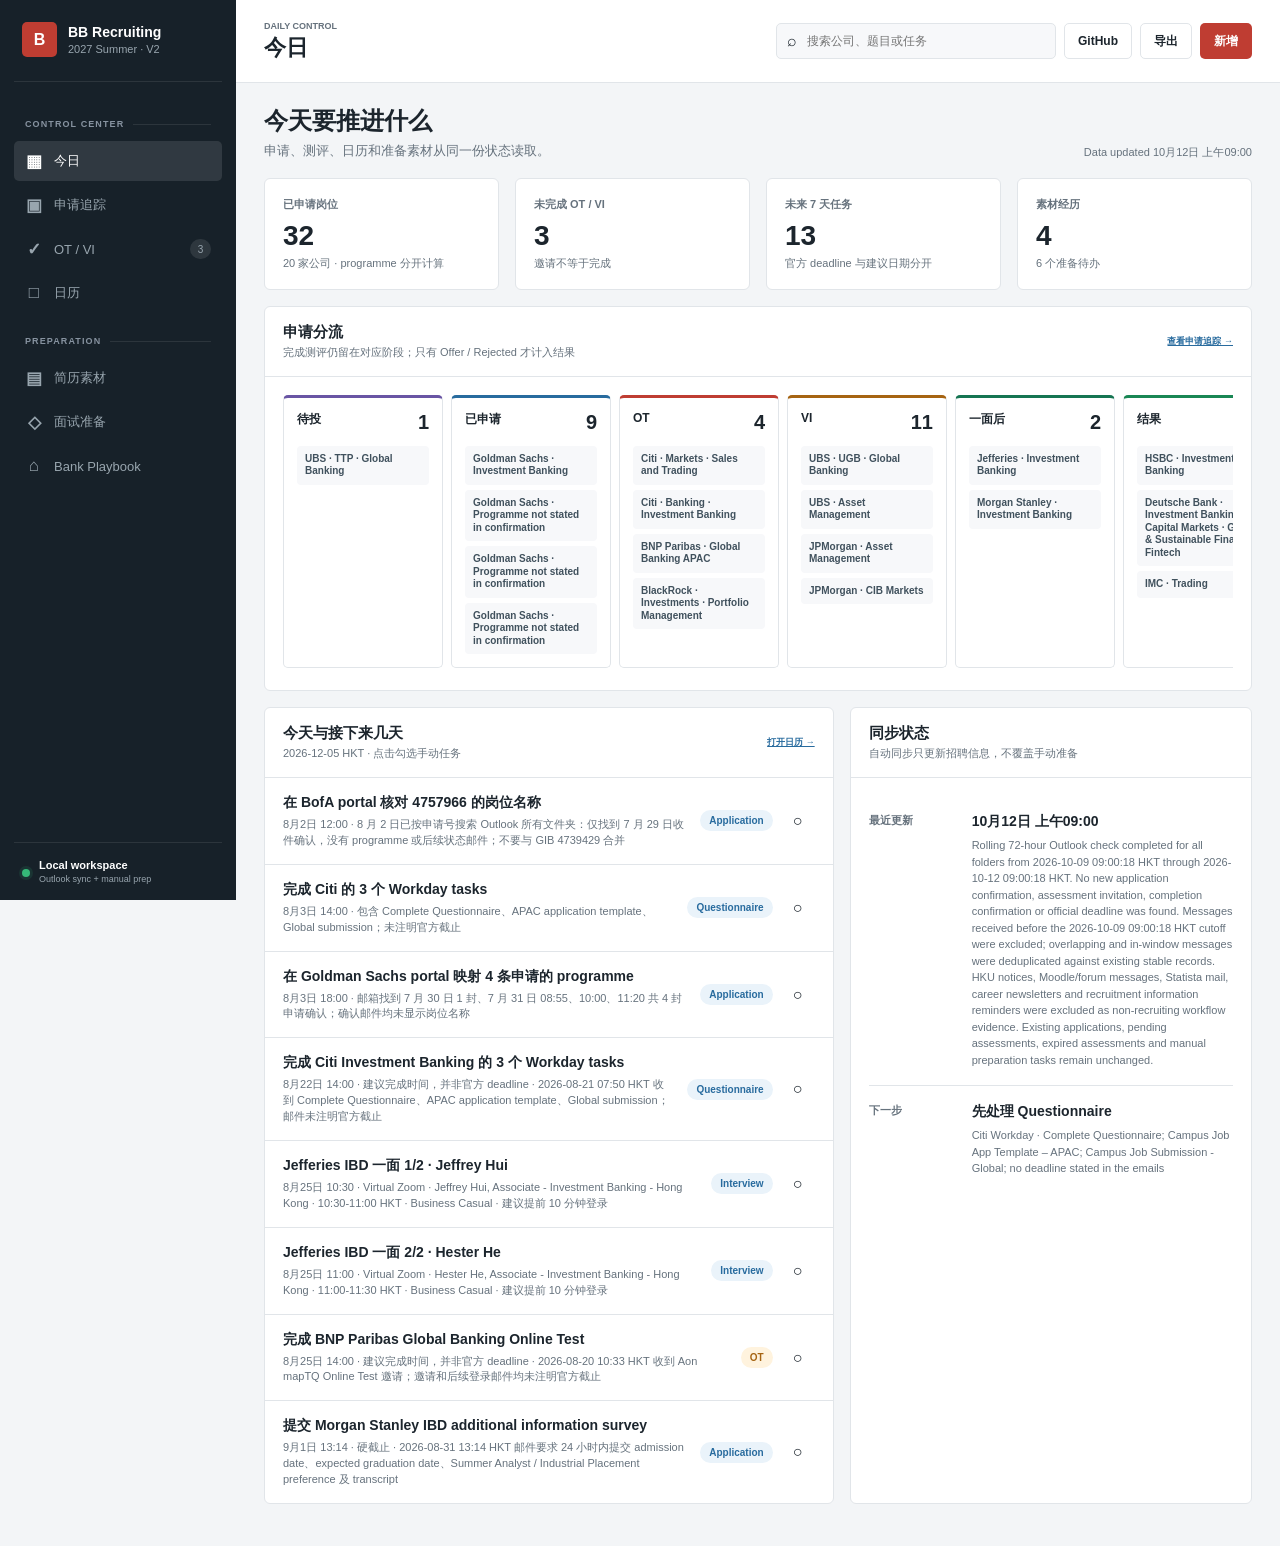
<file: index.html>
<!doctype html>
<html lang="zh-Hans"><head><meta charset="UTF-8"><meta name="viewport" content="width=device-width, initial-scale=1"><meta name="color-scheme" content="light"><title>今日 · BB Recruiting OS</title><link rel="stylesheet" href="shared/styles.css"></head>
<body data-page="home"><div class="app-shell"><aside class="sidebar" id="sidebar"><div class="brand"><div class="brand-mark">B</div><div><strong>BB Recruiting</strong><span>2027 Summer · V2</span></div></div><nav id="main-nav" aria-label="Main navigation"></nav><div class="sidebar-footer"><div class="sync-state"><span class="sync-dot"></span><div><strong>Local workspace</strong><span>Outlook sync + manual prep</span></div></div><button class="icon-button mobile-only" id="close-sidebar" title="关闭导航">×</button></div></aside><main class="workspace"><header class="topbar"><button class="icon-button mobile-only" id="open-sidebar" title="打开导航">☰</button><div class="page-heading"><p id="page-eyebrow">DAILY CONTROL</p><h1 id="page-title">今日</h1></div><div class="topbar-actions"><label class="search-field"><span>⌕</span><input id="global-search" placeholder="搜索公司、题目或任务" aria-label="搜索"></label><a class="button secondary github-link" href="https://github.com/yufengsika/bb-recruiting-os" target="_blank" rel="noreferrer" title="打开 GitHub 项目"><span>GitHub</span></a><button class="button secondary" id="export-store" title="导出数据"><span>导出</span></button><button class="button primary" id="add-record" title="新增记录"><span>新增</span></button></div></header><div id="page-content" class="content"><div class="page-loading">加载今日控制台…</div></div></main></div><script src="sync-data.js"></script><script src="prep-data.js?v=20260813-2"></script><script src="data/question-bank-data.js"></script><script src="data/ubs-vi-data.js"></script><script type="module" src="shared/shell.js?v=20260813-2"></script></body></html>
</file>
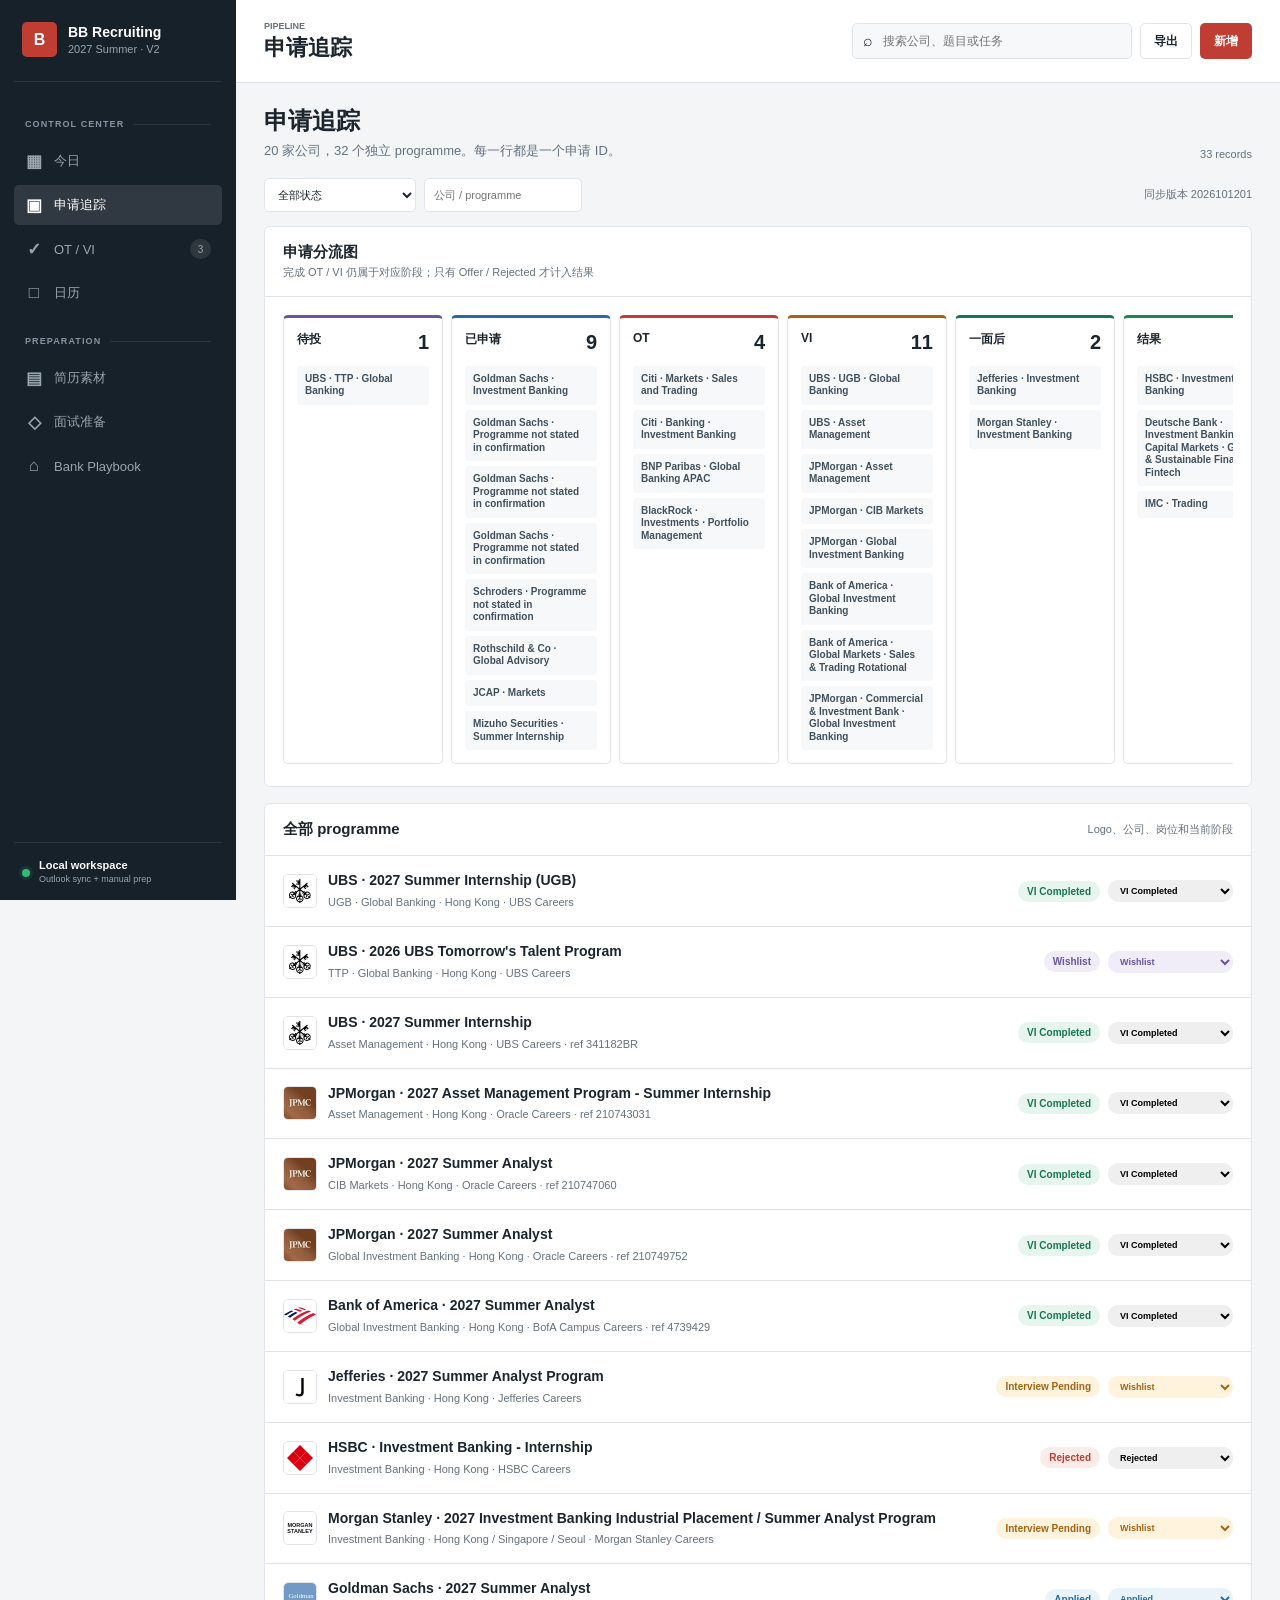
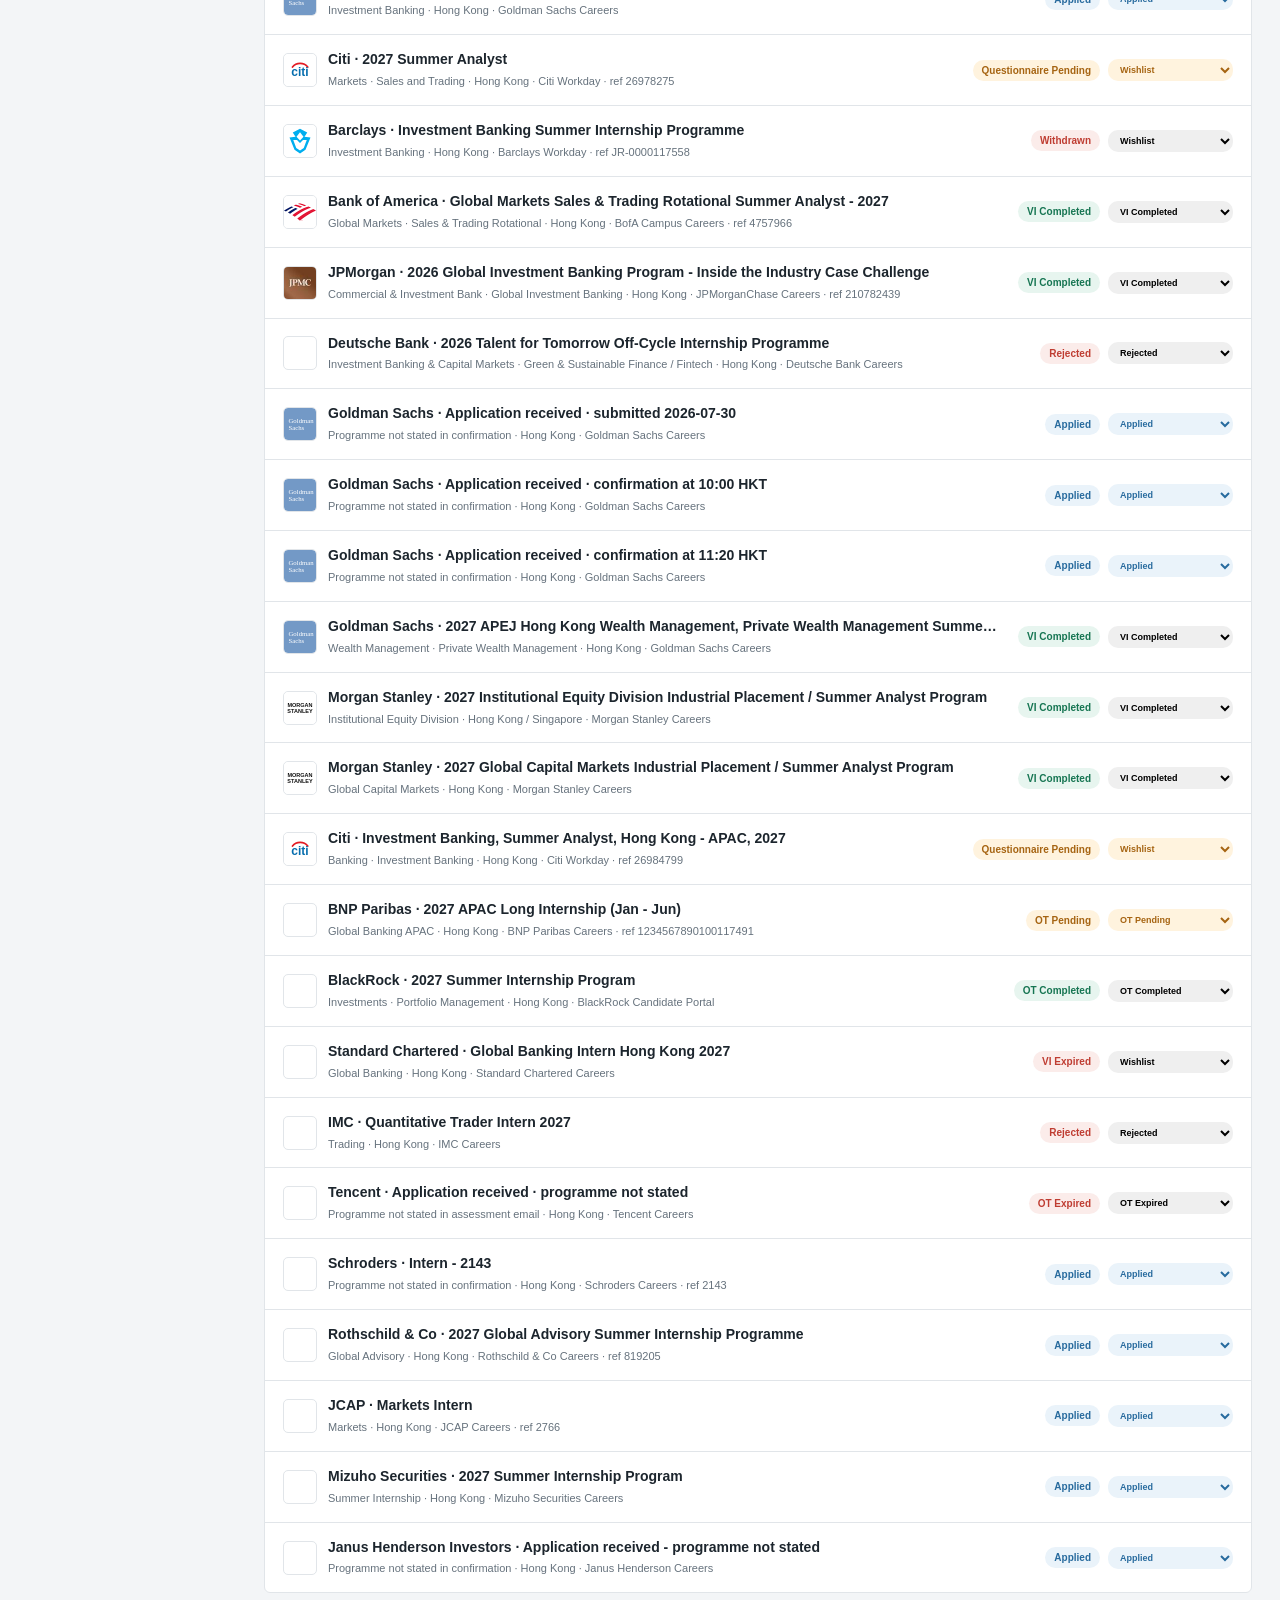
<file: applications/index.html>
<!doctype html>
<html lang="zh-Hans"><head><meta charset="UTF-8"><meta name="viewport" content="width=device-width, initial-scale=1"><meta name="color-scheme" content="light"><title>申请追踪 · BB Recruiting OS</title><link rel="stylesheet" href="../shared/styles.css"></head>
<body data-page="applications"><div class="app-shell"><aside class="sidebar" id="sidebar"><div class="brand"><div class="brand-mark">B</div><div><strong>BB Recruiting</strong><span>2027 Summer · V2</span></div></div><nav id="main-nav" aria-label="Main navigation"></nav><div class="sidebar-footer"><div class="sync-state"><span class="sync-dot"></span><div><strong>Local workspace</strong><span>Outlook sync + manual prep</span></div></div><button class="icon-button mobile-only" id="close-sidebar" title="关闭导航">×</button></div></aside><main class="workspace"><header class="topbar"><button class="icon-button mobile-only" id="open-sidebar" title="打开导航">☰</button><div class="page-heading"><p id="page-eyebrow">PIPELINE</p><h1 id="page-title">申请追踪</h1></div><div class="topbar-actions"><label class="search-field"><span>⌕</span><input id="global-search" placeholder="搜索公司、题目或任务" aria-label="搜索"></label><button class="button secondary" id="export-store" title="导出数据"><span>导出</span></button><button class="button primary" id="add-record" title="新增记录"><span>新增</span></button></div></header><div id="page-content" class="content"><div class="page-loading">加载申请追踪…</div></div></main></div><script src="../sync-data.js"></script><script src="../prep-data.js"></script><script src="../data/question-bank-data.js"></script><script src="../data/ubs-vi-data.js"></script><script type="module" src="../shared/shell.js"></script></body></html>
</file>
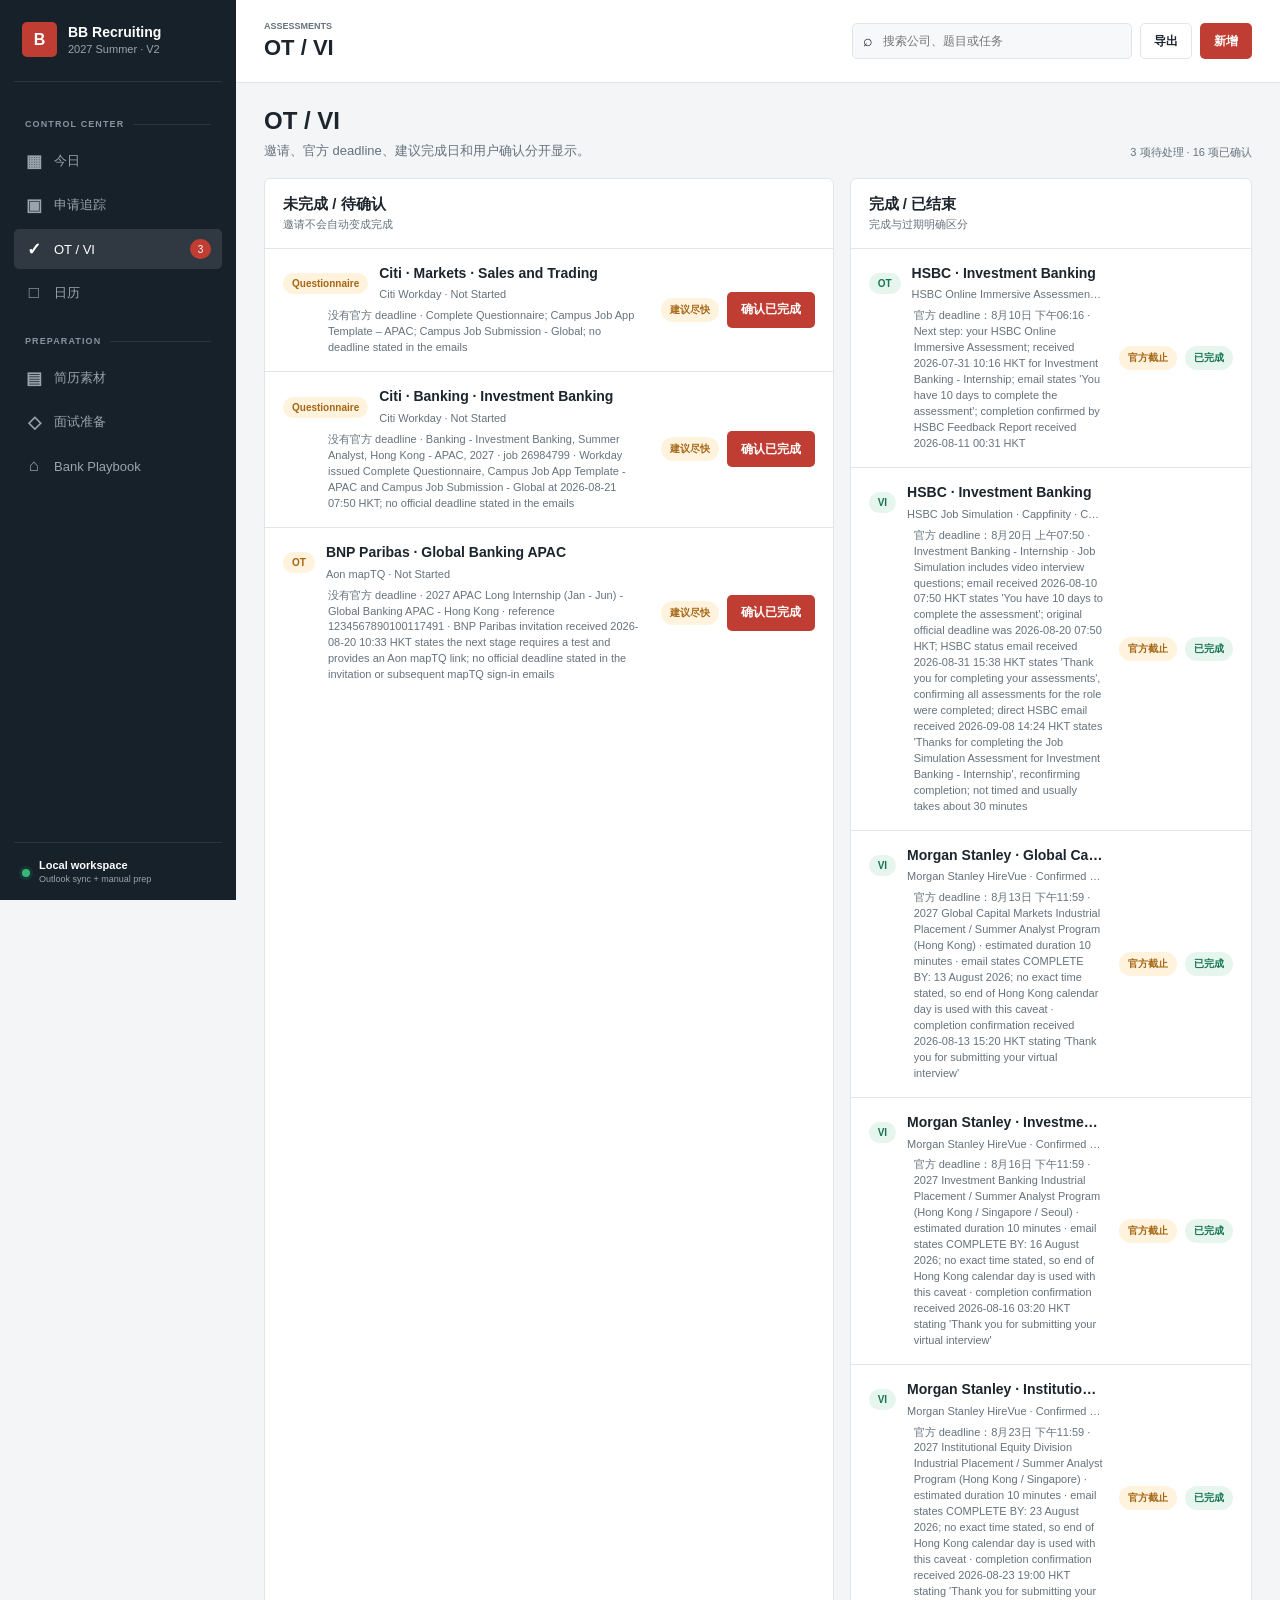
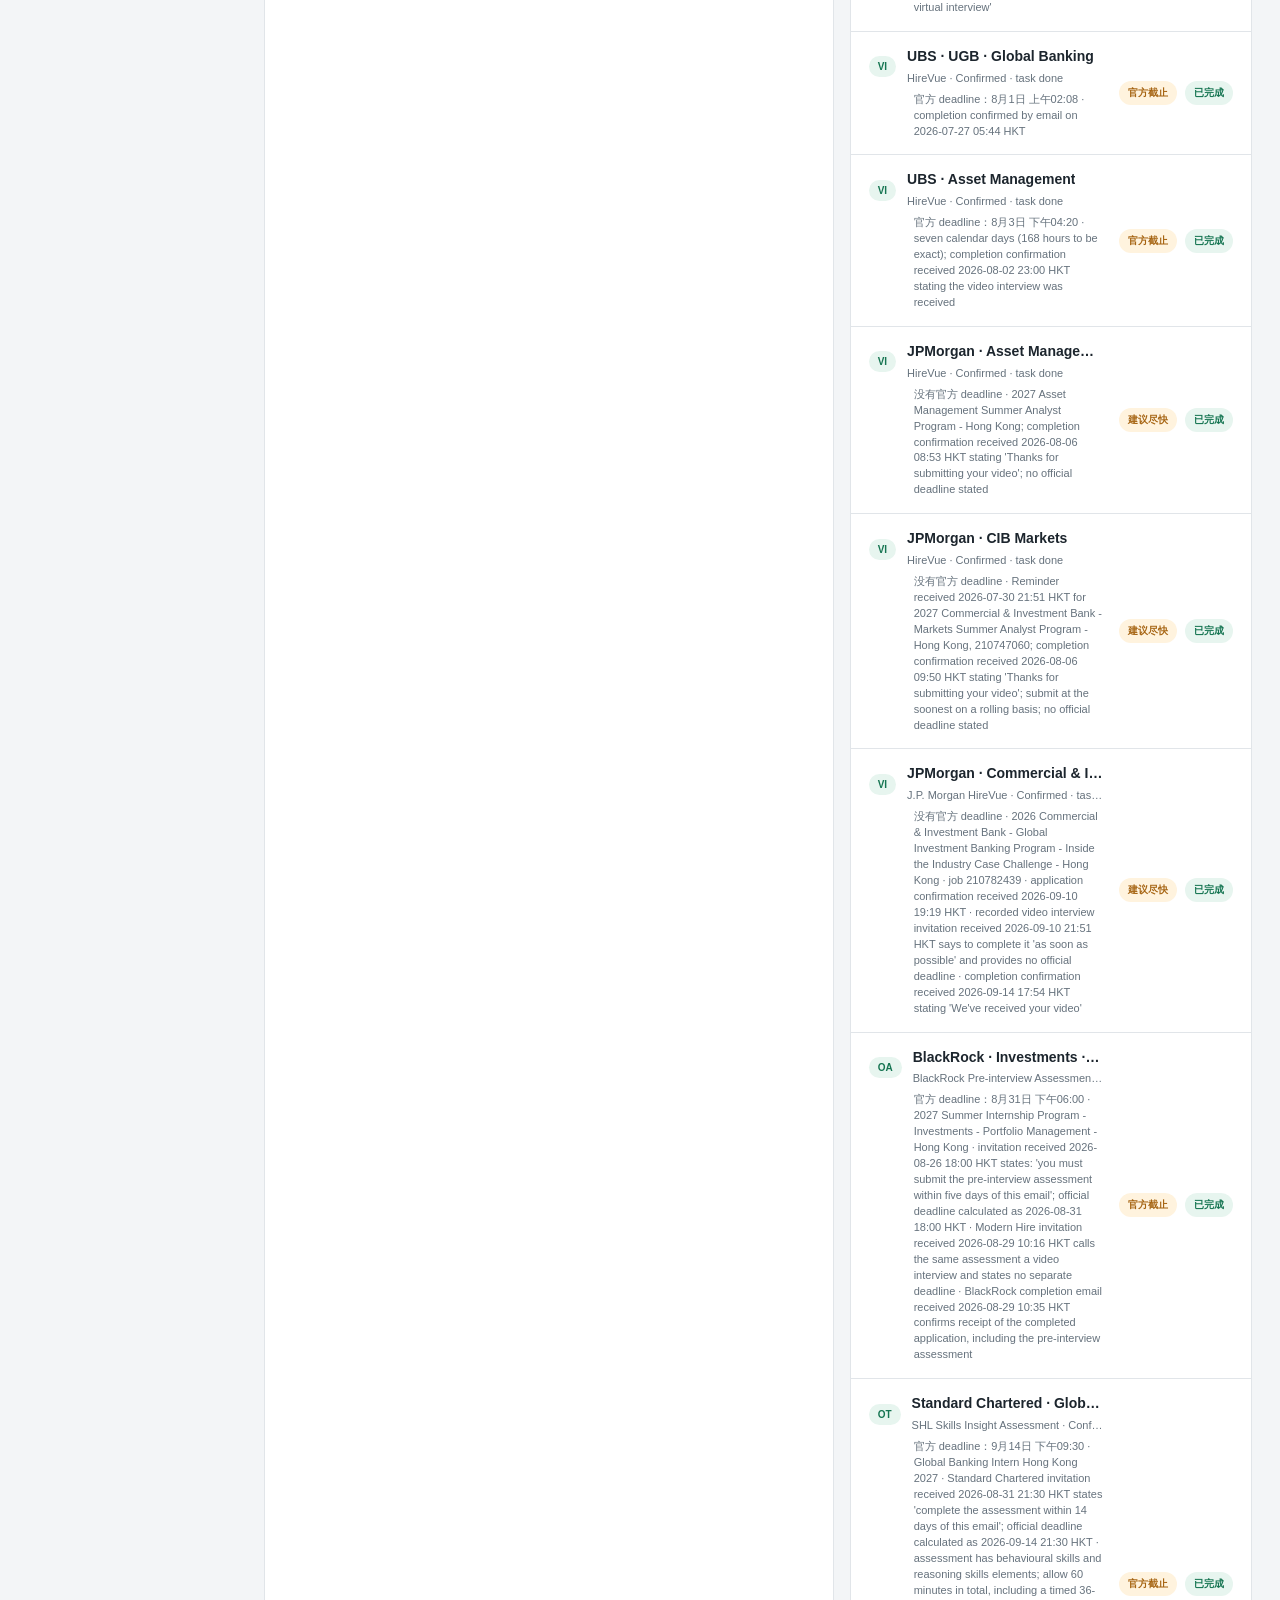
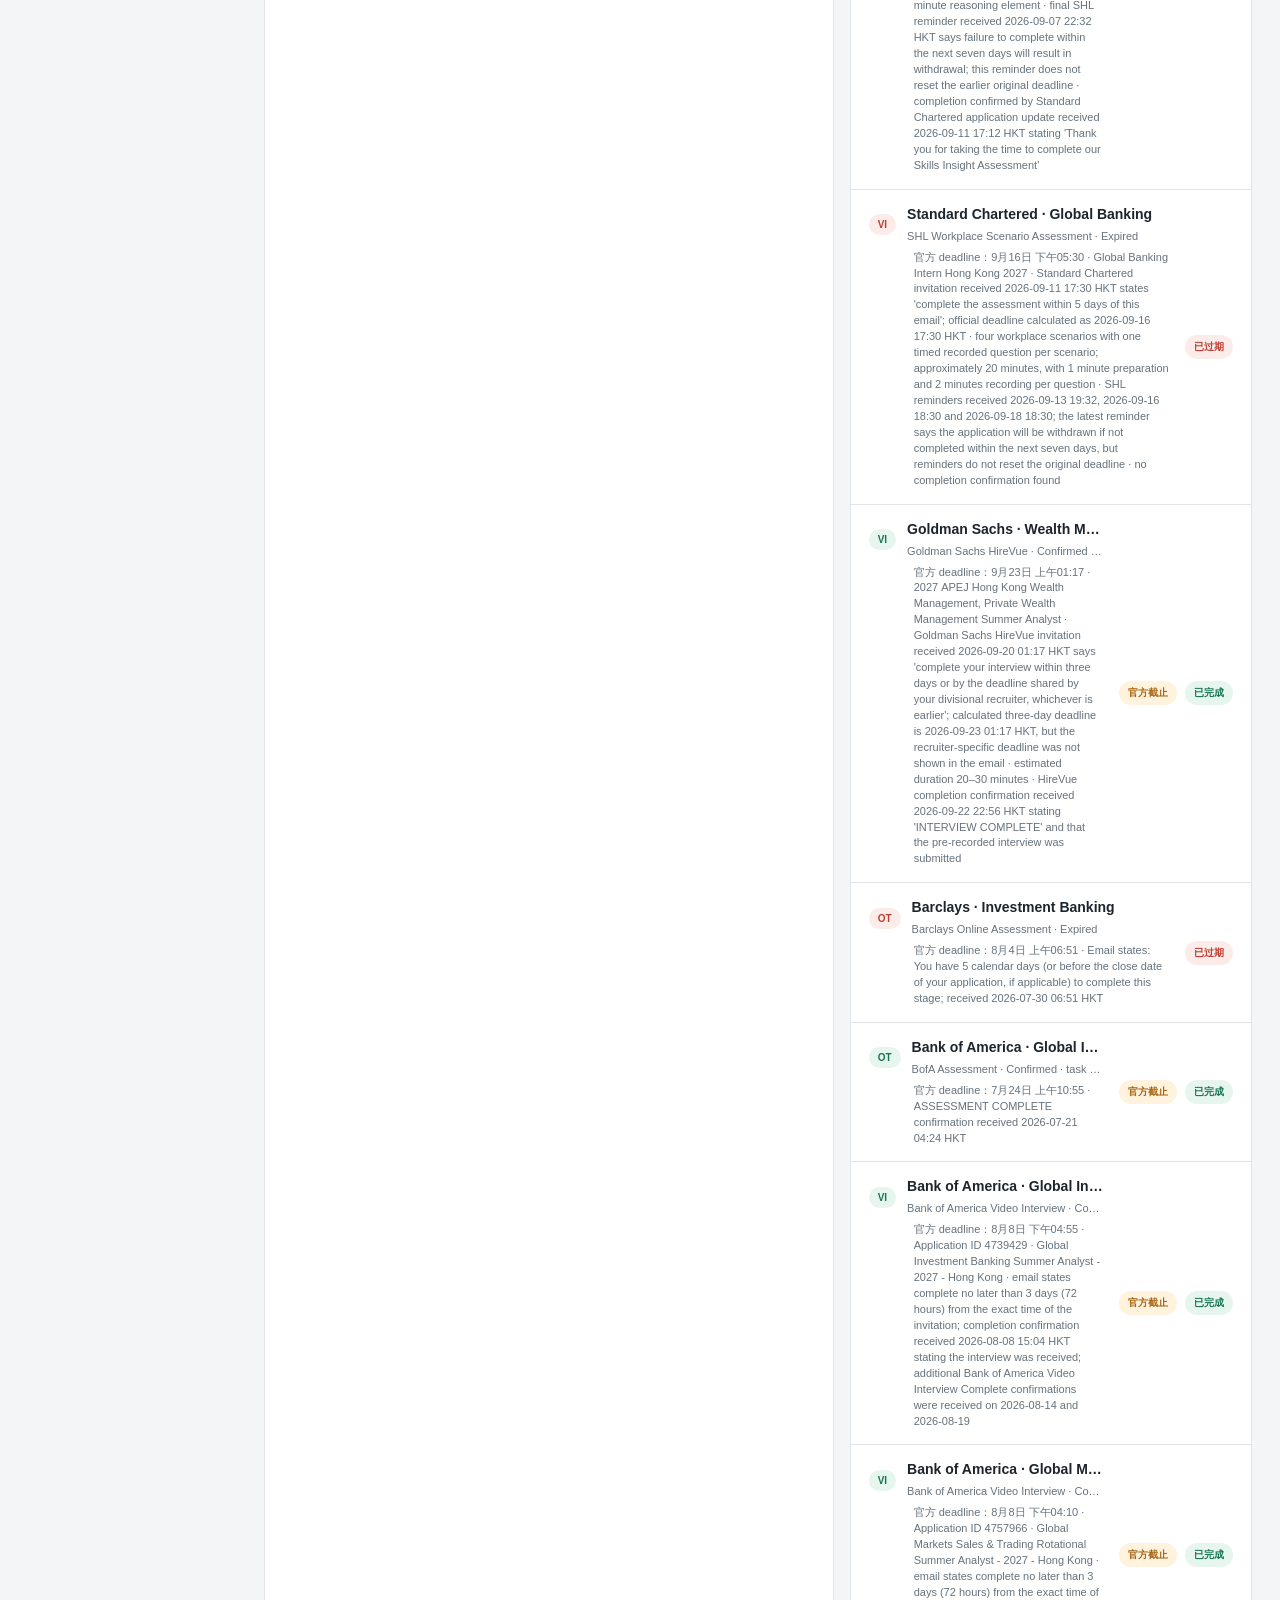
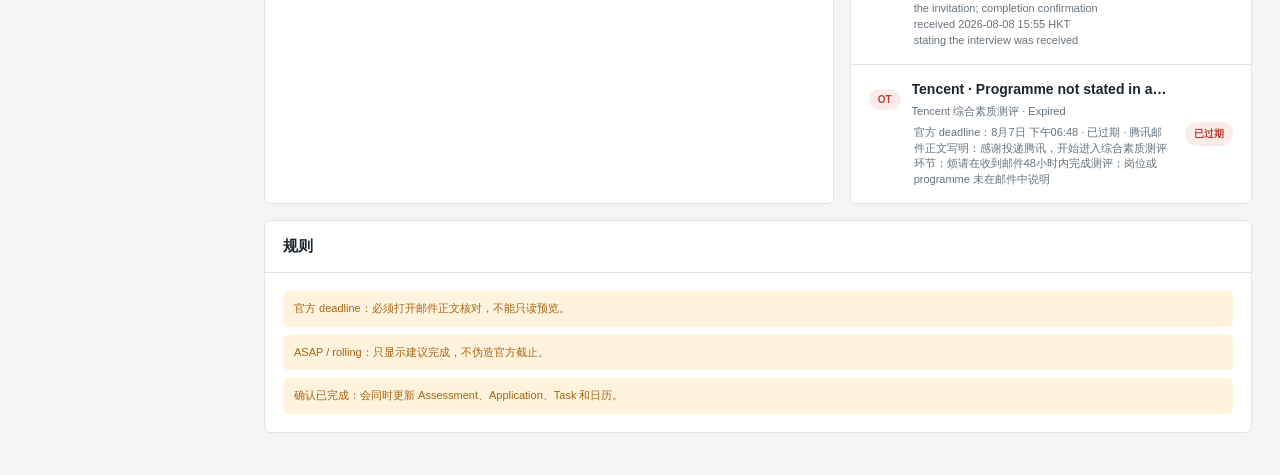
<file: assessments/index.html>
<!doctype html>
<html lang="zh-Hans"><head><meta charset="UTF-8"><meta name="viewport" content="width=device-width, initial-scale=1"><meta name="color-scheme" content="light"><title>OT / VI · BB Recruiting OS</title><link rel="stylesheet" href="../shared/styles.css"></head>
<body data-page="assessments"><div class="app-shell"><aside class="sidebar" id="sidebar"><div class="brand"><div class="brand-mark">B</div><div><strong>BB Recruiting</strong><span>2027 Summer · V2</span></div></div><nav id="main-nav" aria-label="Main navigation"></nav><div class="sidebar-footer"><div class="sync-state"><span class="sync-dot"></span><div><strong>Local workspace</strong><span>Outlook sync + manual prep</span></div></div><button class="icon-button mobile-only" id="close-sidebar" title="关闭导航">×</button></div></aside><main class="workspace"><header class="topbar"><button class="icon-button mobile-only" id="open-sidebar" title="打开导航">☰</button><div class="page-heading"><p id="page-eyebrow">ASSESSMENTS</p><h1 id="page-title">OT / VI</h1></div><div class="topbar-actions"><label class="search-field"><span>⌕</span><input id="global-search" placeholder="搜索公司、题目或任务" aria-label="搜索"></label><button class="button secondary" id="export-store" title="导出数据"><span>导出</span></button><button class="button primary" id="add-record" title="新增记录"><span>新增</span></button></div></header><div id="page-content" class="content"><div class="page-loading">加载 OT / VI…</div></div></main></div><script src="../sync-data.js"></script><script src="../prep-data.js"></script><script src="../data/question-bank-data.js"></script><script src="../data/ubs-vi-data.js"></script><script type="module" src="../shared/shell.js"></script></body></html>
</file>
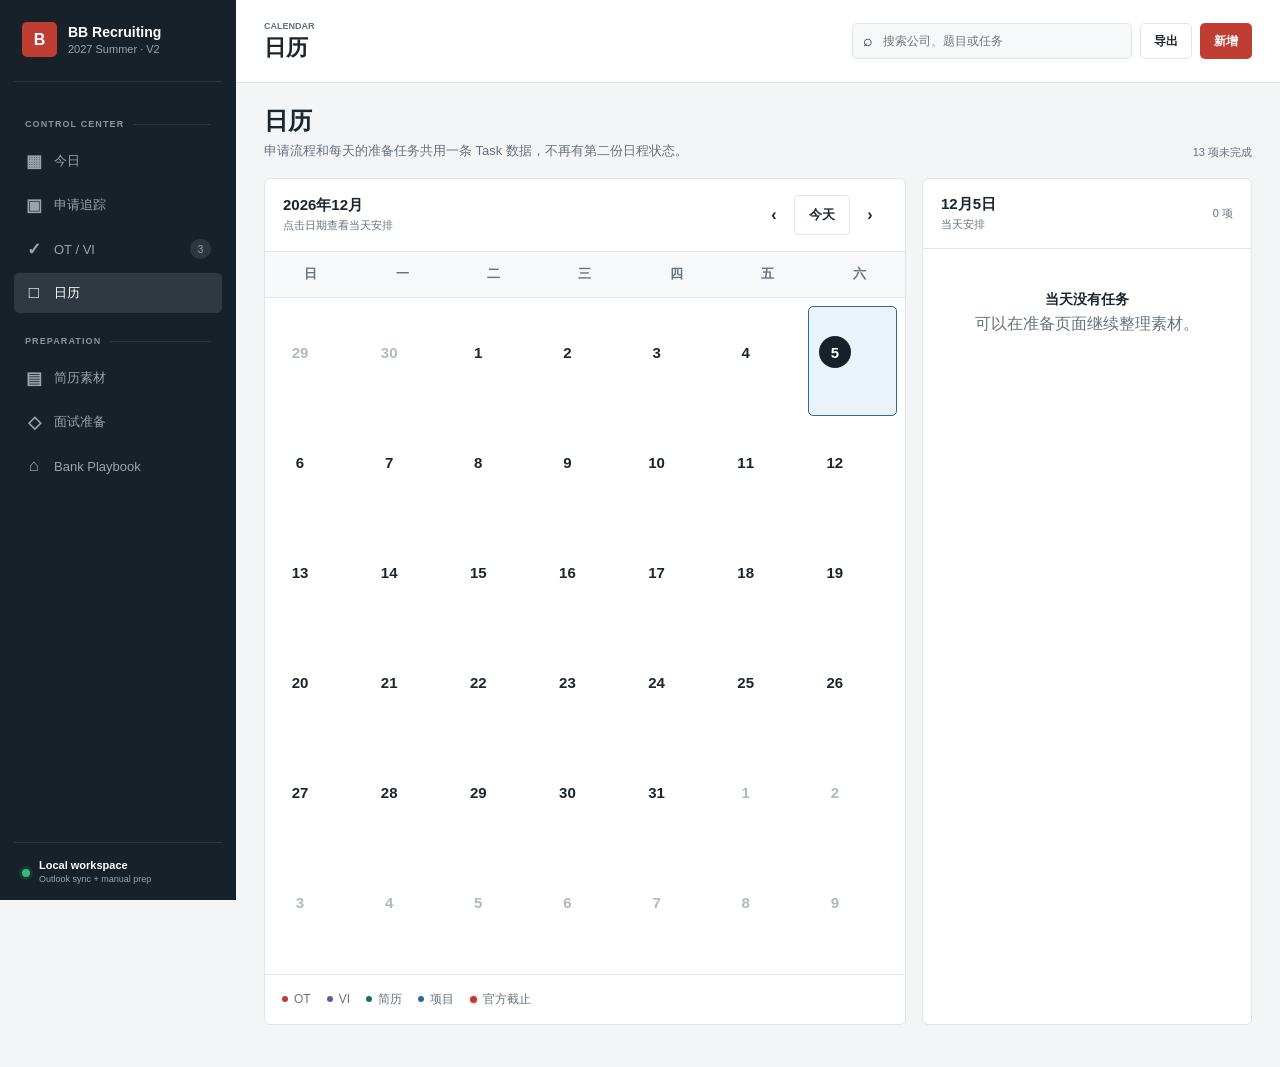
<file: calendar/index.html>
<!doctype html>
<html lang="zh-Hans"><head><meta charset="UTF-8"><meta name="viewport" content="width=device-width, initial-scale=1"><meta name="color-scheme" content="light"><title>日历 · BB Recruiting OS</title><link rel="stylesheet" href="../shared/styles.css"></head>
<body data-page="calendar"><div class="app-shell"><aside class="sidebar" id="sidebar"><div class="brand"><div class="brand-mark">B</div><div><strong>BB Recruiting</strong><span>2027 Summer · V2</span></div></div><nav id="main-nav" aria-label="Main navigation"></nav><div class="sidebar-footer"><div class="sync-state"><span class="sync-dot"></span><div><strong>Local workspace</strong><span>Outlook sync + manual prep</span></div></div><button class="icon-button mobile-only" id="close-sidebar" title="关闭导航">×</button></div></aside><main class="workspace"><header class="topbar"><button class="icon-button mobile-only" id="open-sidebar" title="打开导航">☰</button><div class="page-heading"><p id="page-eyebrow">CALENDAR</p><h1 id="page-title">日历</h1></div><div class="topbar-actions"><label class="search-field"><span>⌕</span><input id="global-search" placeholder="搜索公司、题目或任务" aria-label="搜索"></label><button class="button secondary" id="export-store" title="导出数据"><span>导出</span></button><button class="button primary" id="add-record" title="新增记录"><span>新增</span></button></div></header><div id="page-content" class="content"><div class="page-loading">加载日历…</div></div></main></div><script src="../sync-data.js"></script><script src="../prep-data.js"></script><script src="../data/question-bank-data.js"></script><script src="../data/ubs-vi-data.js"></script><script type="module" src="../shared/shell.js"></script></body></html>
</file>
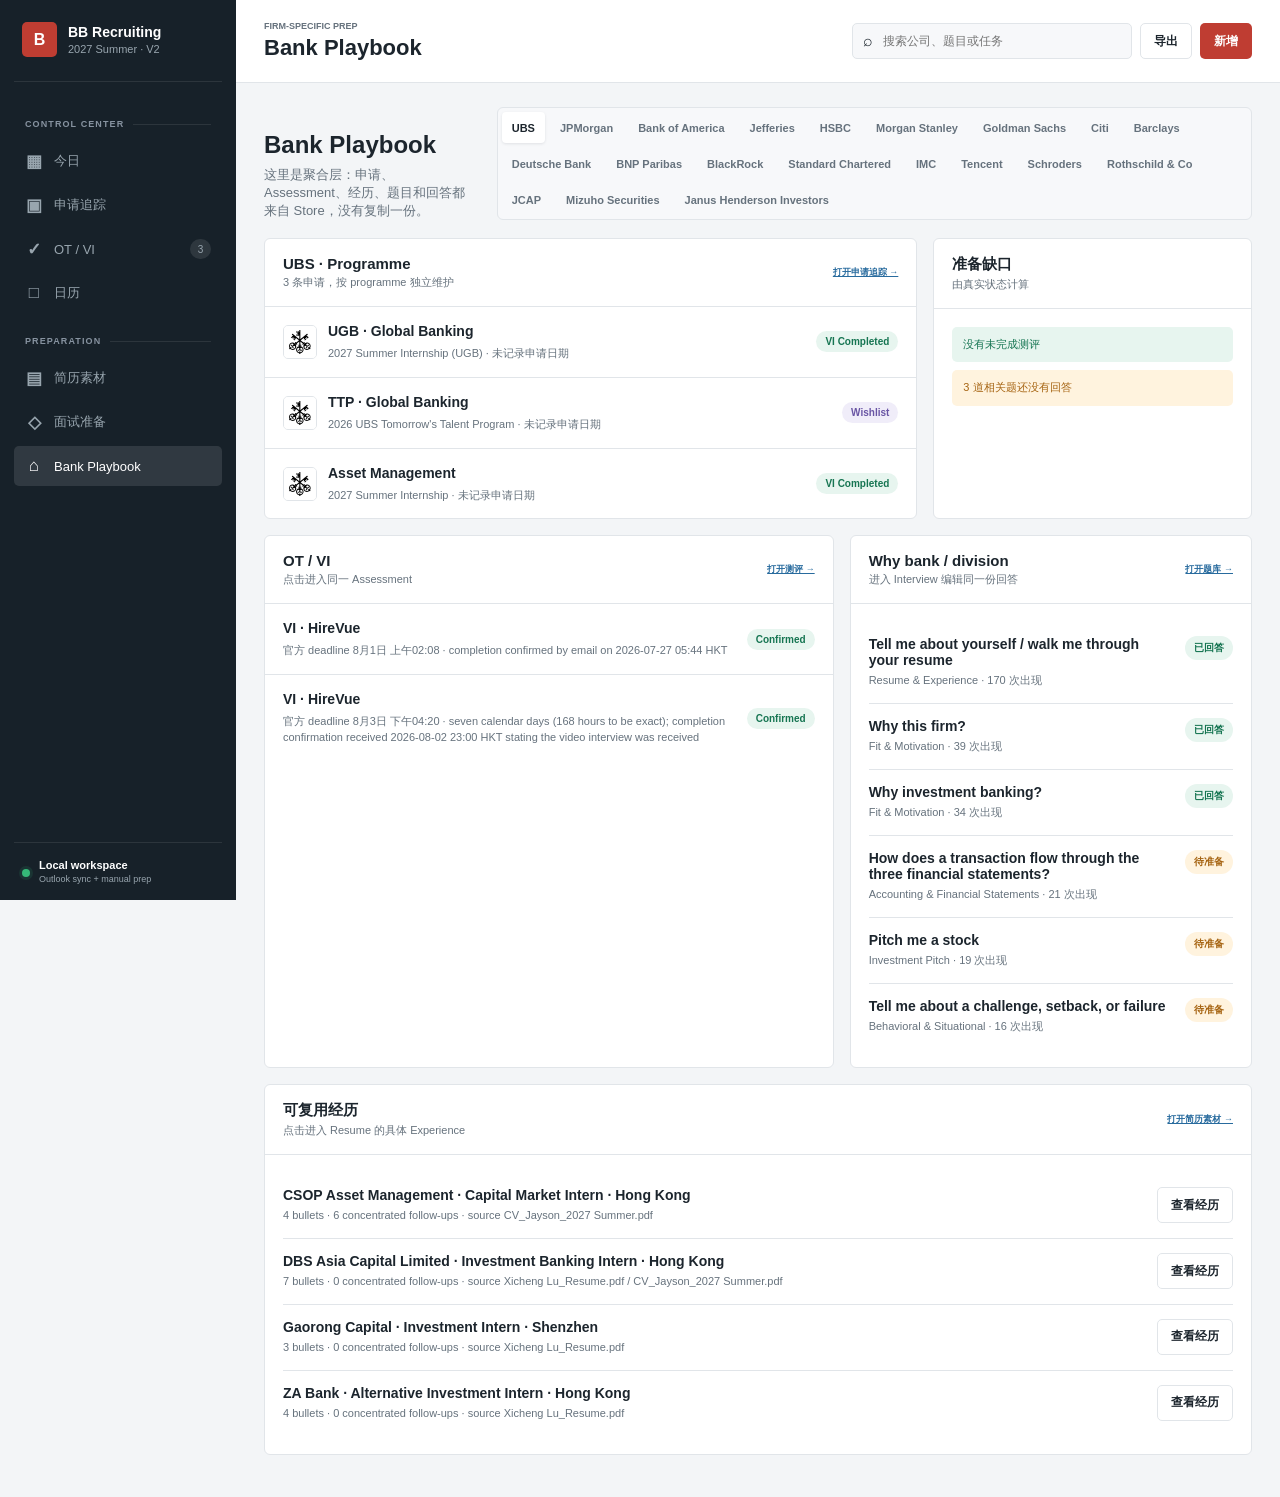
<file: prep/bank/index.html>
<!doctype html>
<html lang="zh-Hans"><head><meta charset="UTF-8"><meta name="viewport" content="width=device-width, initial-scale=1"><meta name="color-scheme" content="light"><title>Bank Playbook · BB Recruiting OS</title><link rel="stylesheet" href="../../shared/styles.css"></head>
<body data-page="bank"><div class="app-shell"><aside class="sidebar" id="sidebar"><div class="brand"><div class="brand-mark">B</div><div><strong>BB Recruiting</strong><span>2027 Summer · V2</span></div></div><nav id="main-nav" aria-label="Main navigation"></nav><div class="sidebar-footer"><div class="sync-state"><span class="sync-dot"></span><div><strong>Local workspace</strong><span>Outlook sync + manual prep</span></div></div><button class="icon-button mobile-only" id="close-sidebar" title="关闭导航">×</button></div></aside><main class="workspace"><header class="topbar"><button class="icon-button mobile-only" id="open-sidebar" title="打开导航">☰</button><div class="page-heading"><p id="page-eyebrow">FIRM-SPECIFIC PREP</p><h1 id="page-title">Bank Playbook</h1></div><div class="topbar-actions"><label class="search-field"><span>⌕</span><input id="global-search" placeholder="搜索公司、题目或任务" aria-label="搜索"></label><button class="button secondary" id="export-store" title="导出数据"><span>导出</span></button><button class="button primary" id="add-record" title="新增记录"><span>新增</span></button></div></header><div id="page-content" class="content"><div class="page-loading">加载 Bank Playbook…</div></div></main></div><script src="../../sync-data.js"></script><script src="../../prep-data.js"></script><script src="../../data/question-bank-data.js"></script><script src="../../data/ubs-vi-data.js"></script><script type="module" src="../../shared/shell.js"></script></body></html>
</file>
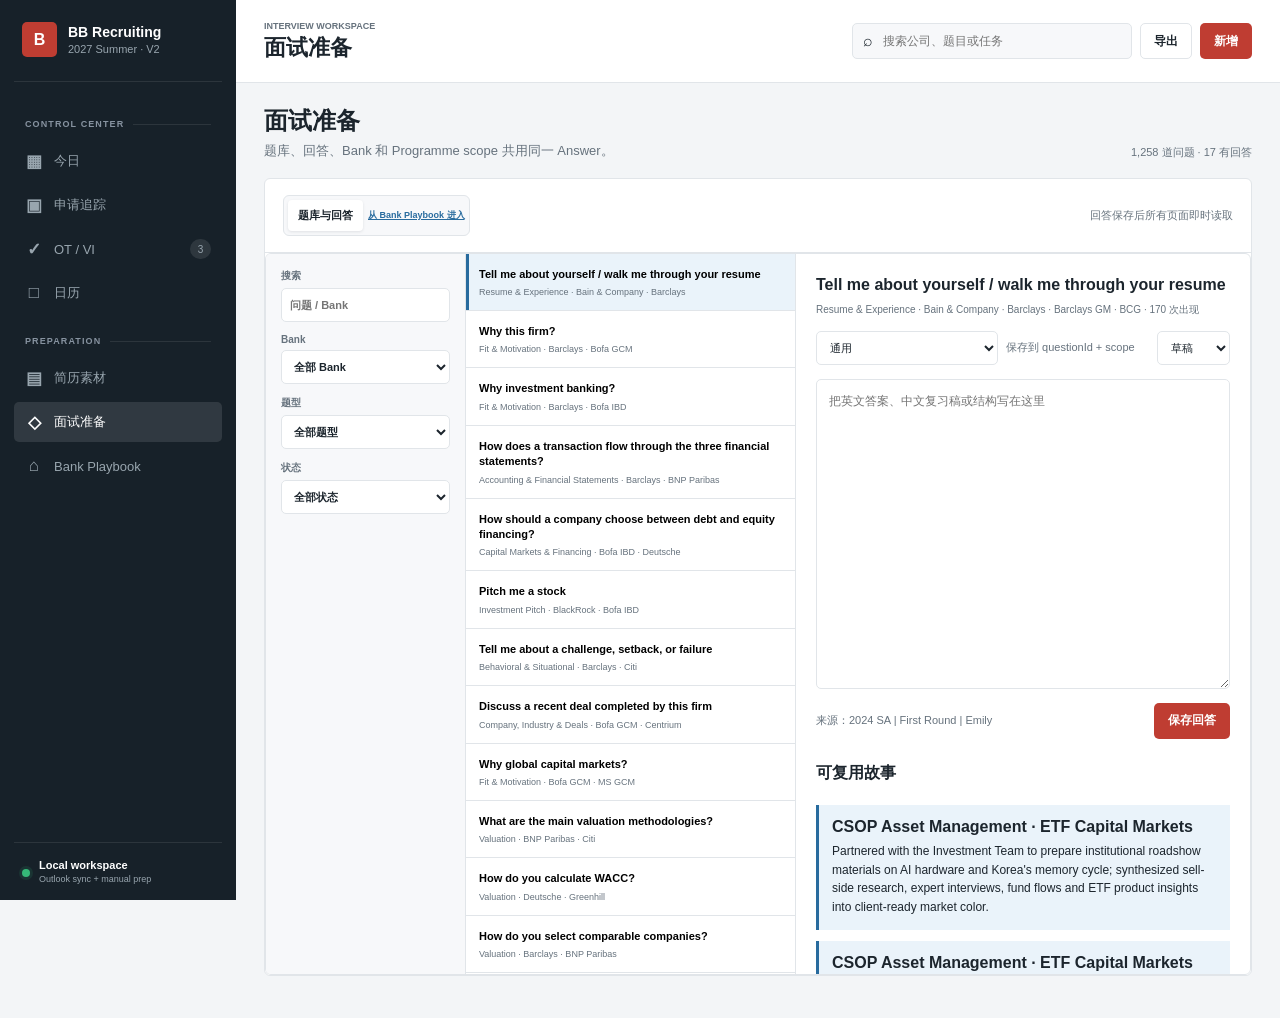
<file: prep/interview/index.html>
<!doctype html>
<html lang="zh-Hans"><head><meta charset="UTF-8"><meta name="viewport" content="width=device-width, initial-scale=1"><meta name="color-scheme" content="light"><title>面试准备 · BB Recruiting OS</title><link rel="stylesheet" href="../../shared/styles.css"></head>
<body data-page="interview"><div class="app-shell"><aside class="sidebar" id="sidebar"><div class="brand"><div class="brand-mark">B</div><div><strong>BB Recruiting</strong><span>2027 Summer · V2</span></div></div><nav id="main-nav" aria-label="Main navigation"></nav><div class="sidebar-footer"><div class="sync-state"><span class="sync-dot"></span><div><strong>Local workspace</strong><span>Outlook sync + manual prep</span></div></div><button class="icon-button mobile-only" id="close-sidebar" title="关闭导航">×</button></div></aside><main class="workspace"><header class="topbar"><button class="icon-button mobile-only" id="open-sidebar" title="打开导航">☰</button><div class="page-heading"><p id="page-eyebrow">INTERVIEW WORKSPACE</p><h1 id="page-title">面试准备</h1></div><div class="topbar-actions"><label class="search-field"><span>⌕</span><input id="global-search" placeholder="搜索公司、题目或任务" aria-label="搜索"></label><button class="button secondary" id="export-store" title="导出数据"><span>导出</span></button><button class="button primary" id="add-record" title="新增记录"><span>新增</span></button></div></header><div id="page-content" class="content"><div class="page-loading">加载面试准备…</div></div></main></div><script src="../../sync-data.js"></script><script src="../../prep-data.js?v=20260813-2"></script><script src="../../data/question-bank-data.js"></script><script src="../../data/ubs-vi-data.js"></script><script type="module" src="../../shared/shell.js?v=20260813-2"></script></body></html>
</file>
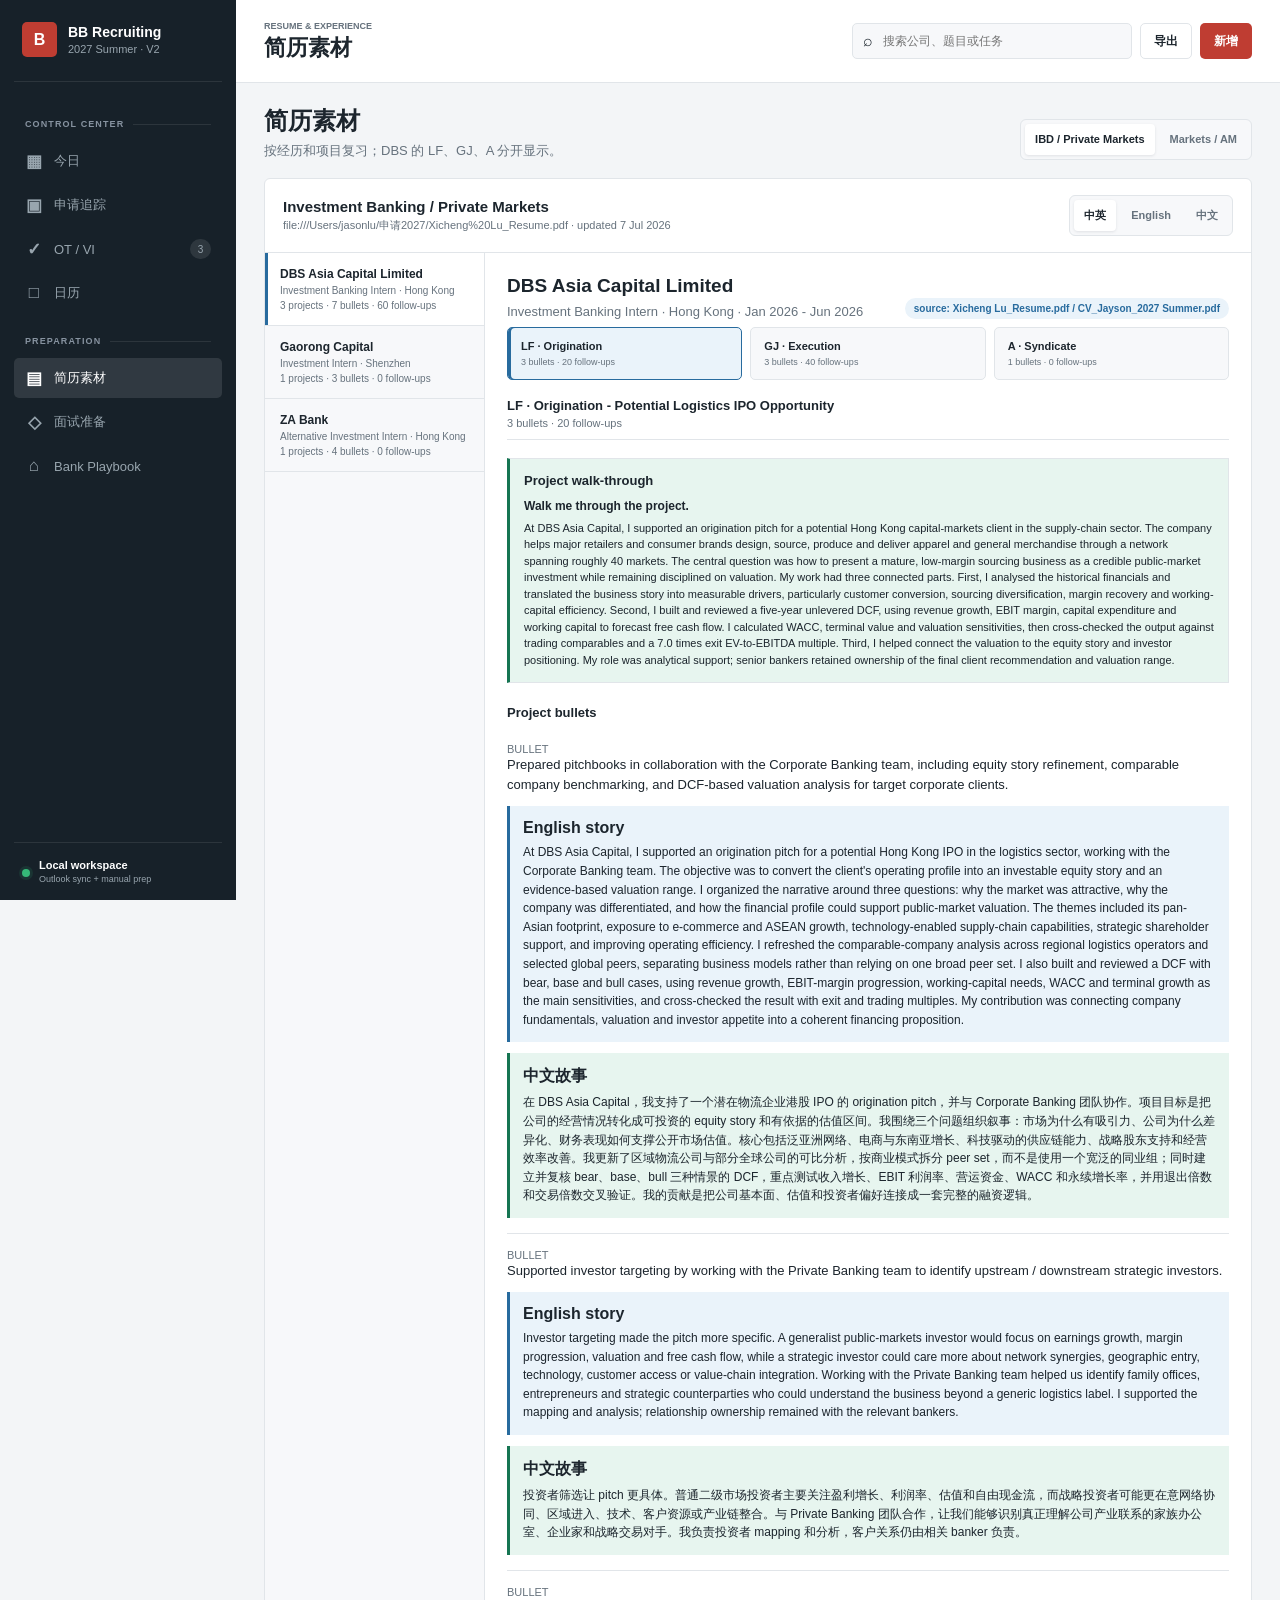
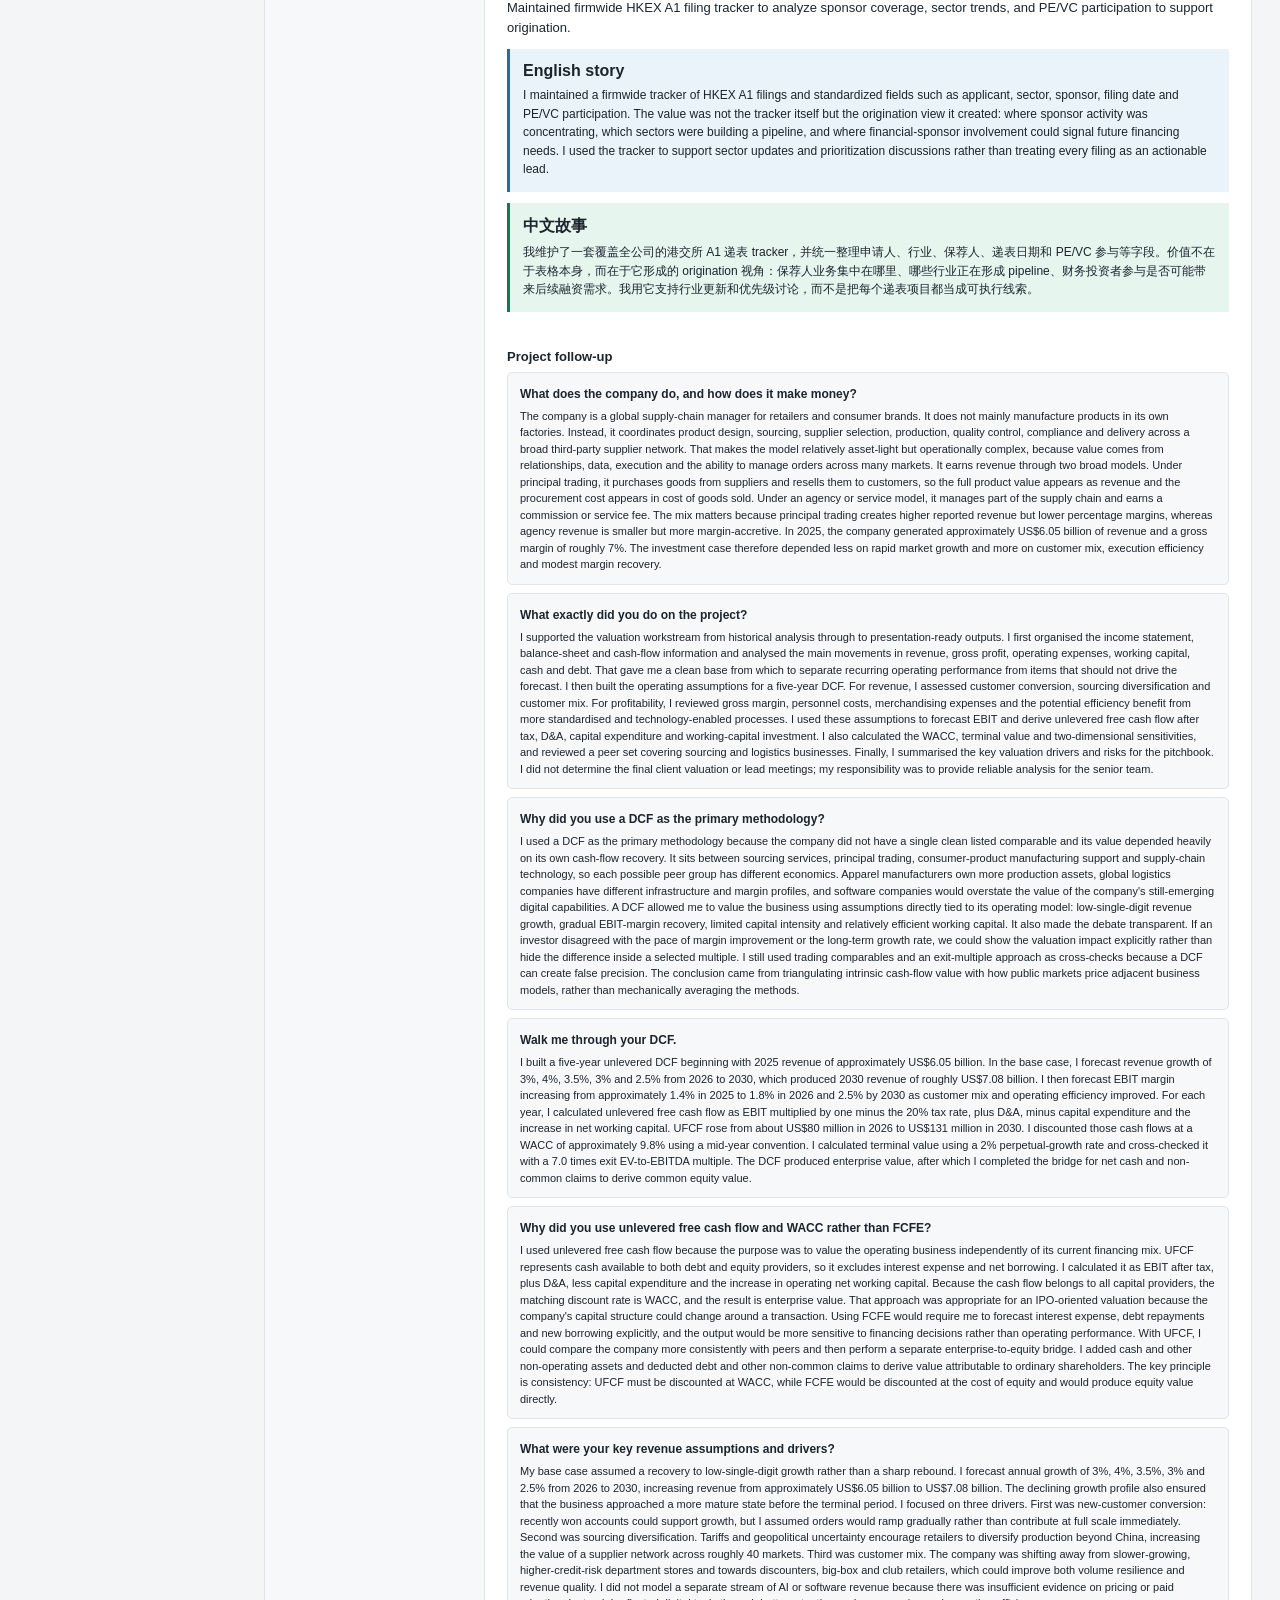
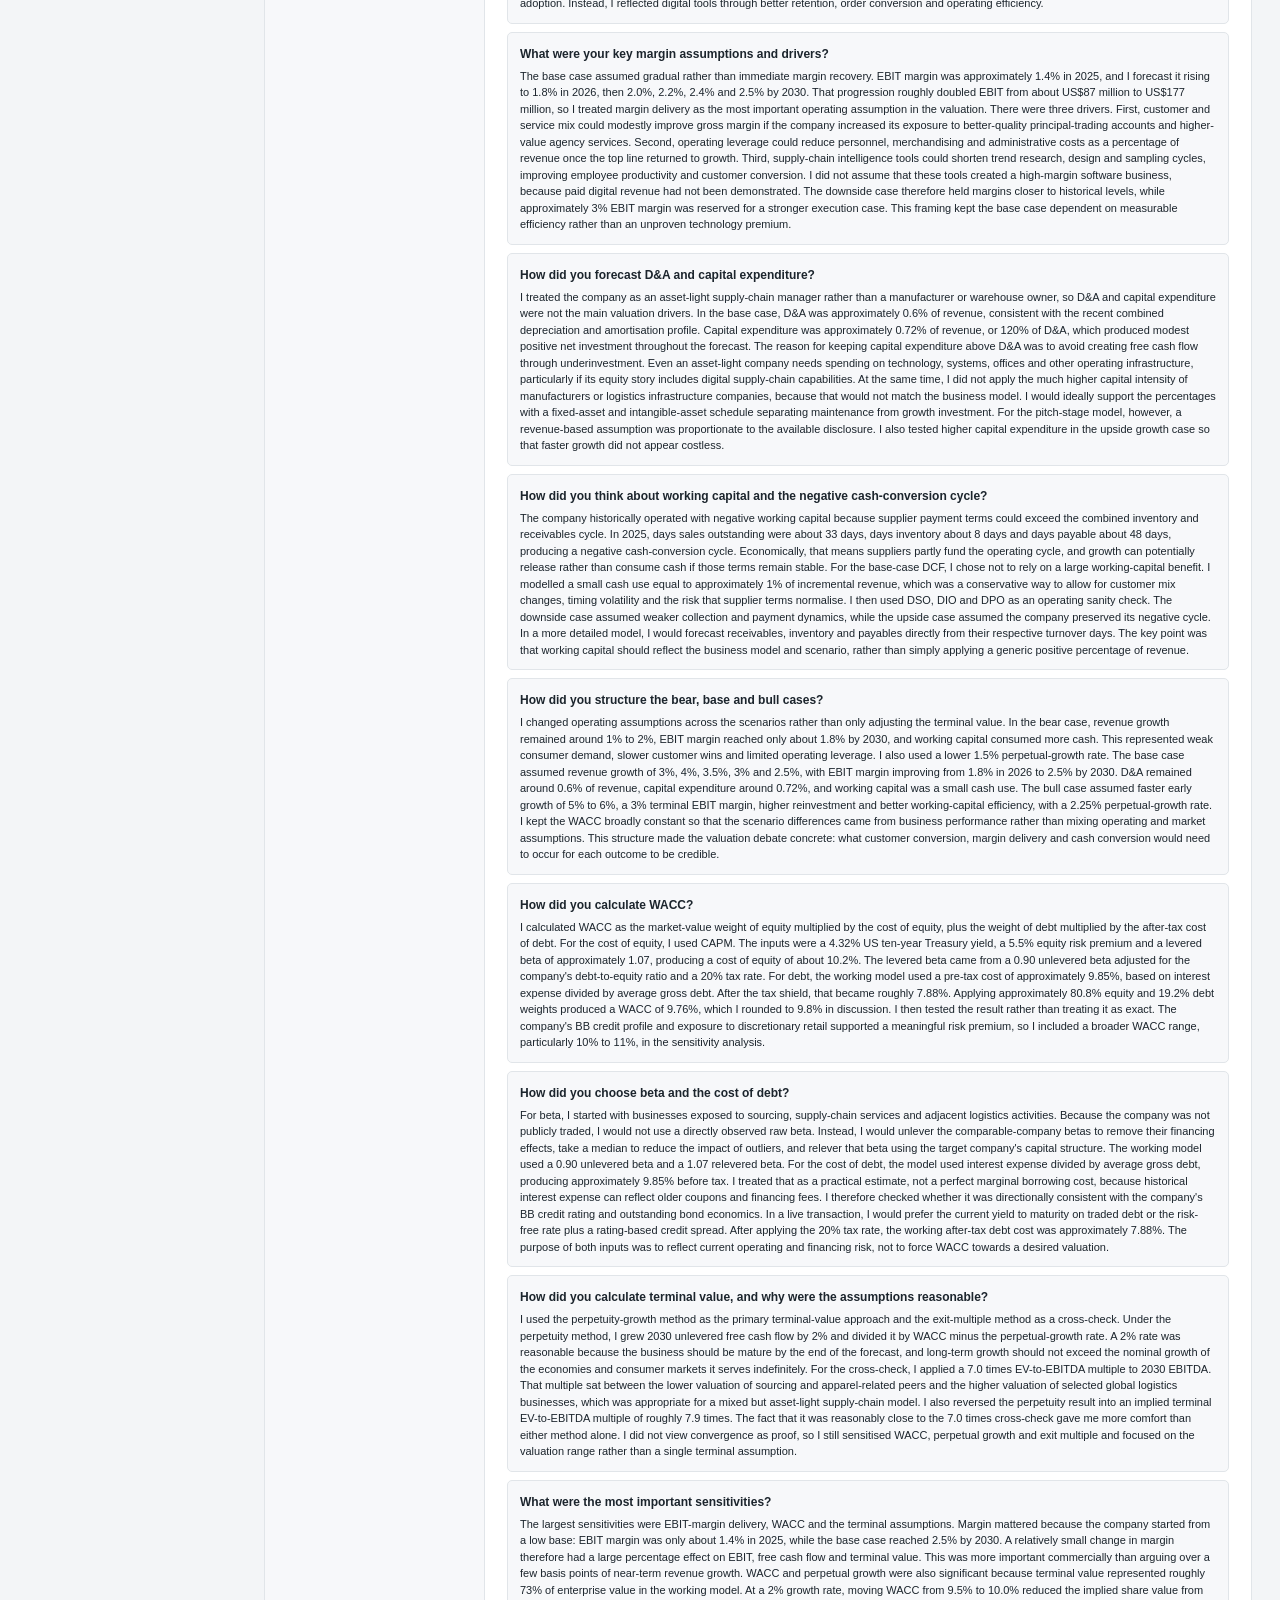
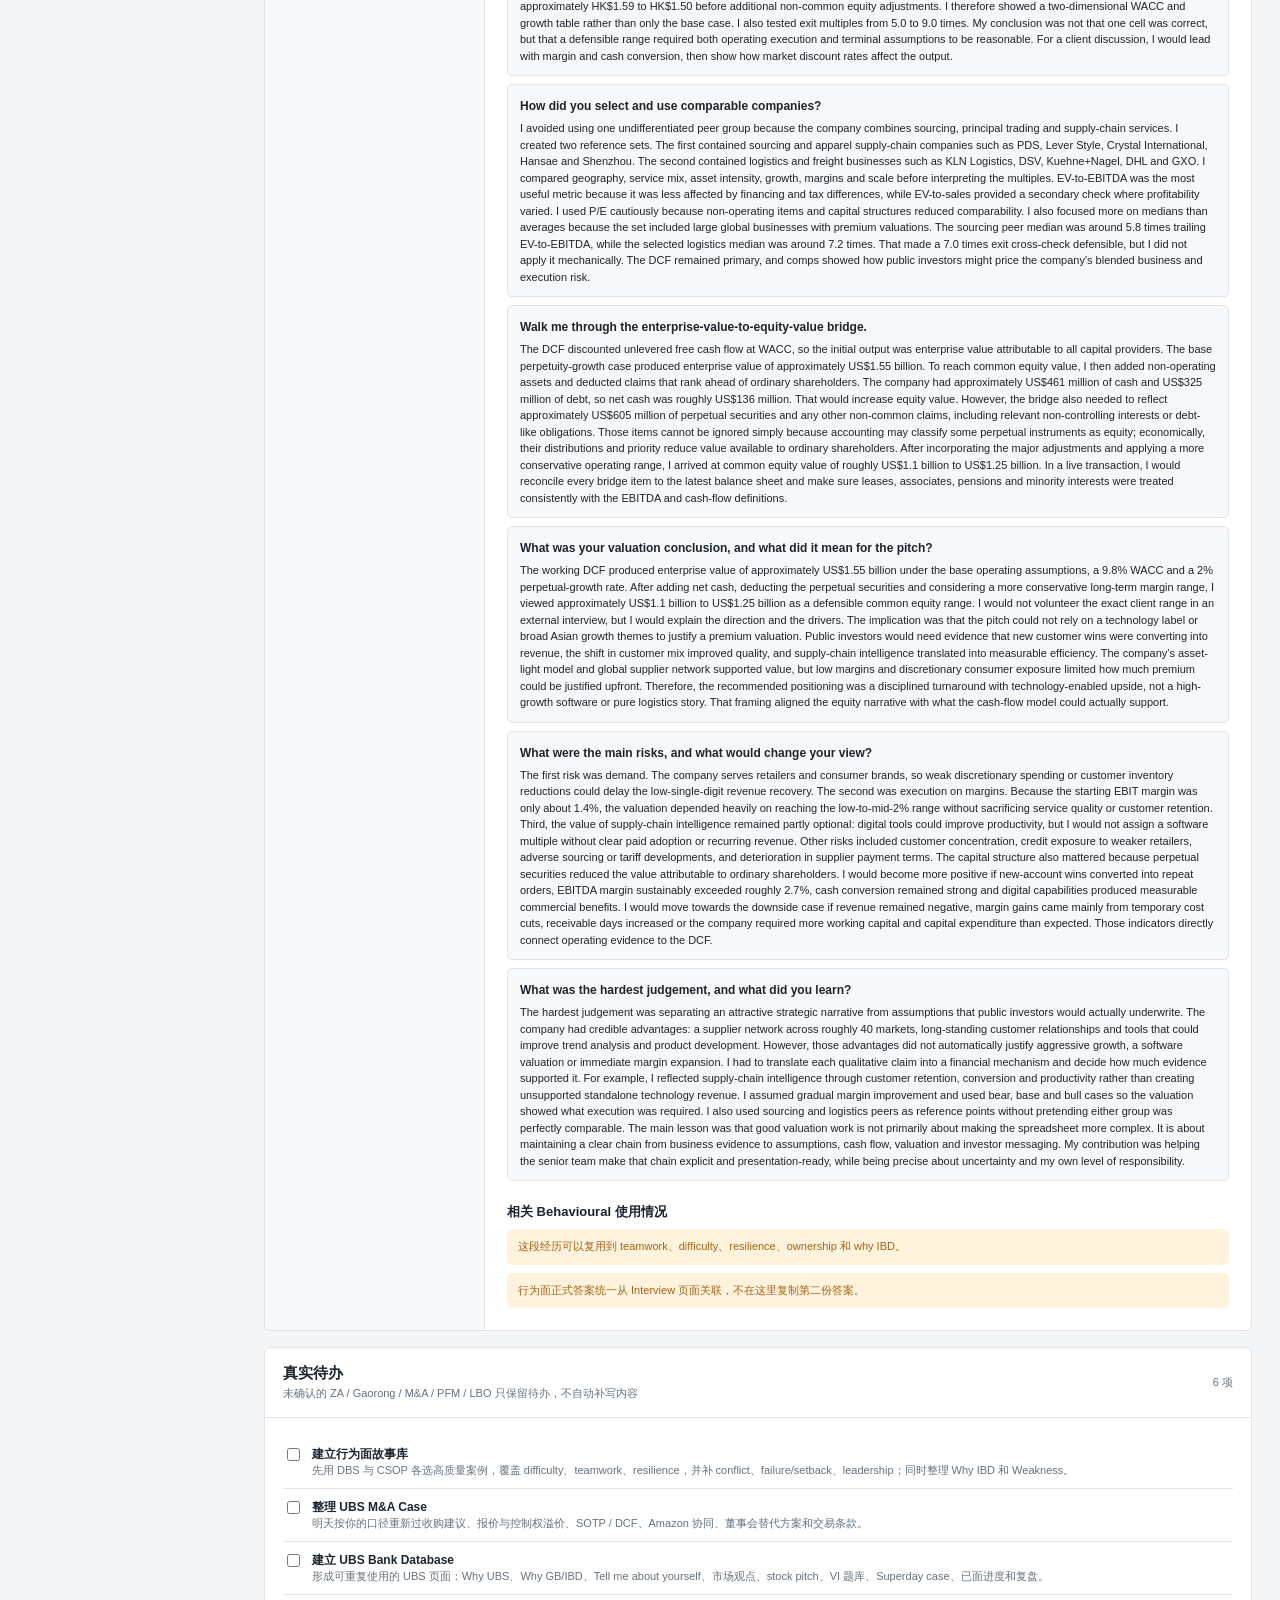
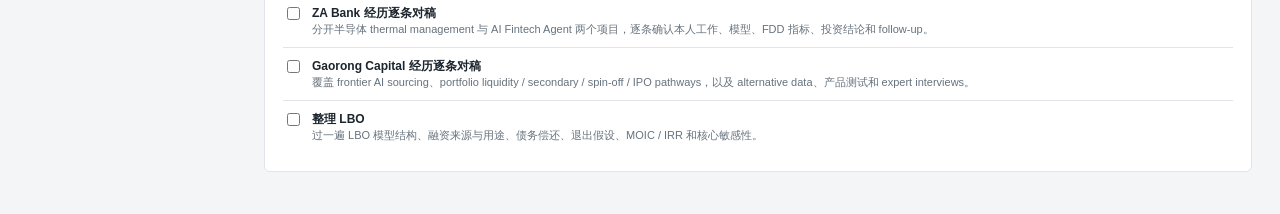
<file: prep/resume/index.html>
<!doctype html>
<html lang="zh-Hans"><head><meta charset="UTF-8"><meta name="viewport" content="width=device-width, initial-scale=1"><meta name="color-scheme" content="light"><title>简历素材 · BB Recruiting OS</title><link rel="stylesheet" href="../../shared/styles.css"></head>
<body data-page="resume"><div class="app-shell"><aside class="sidebar" id="sidebar"><div class="brand"><div class="brand-mark">B</div><div><strong>BB Recruiting</strong><span>2027 Summer · V2</span></div></div><nav id="main-nav" aria-label="Main navigation"></nav><div class="sidebar-footer"><div class="sync-state"><span class="sync-dot"></span><div><strong>Local workspace</strong><span>Outlook sync + manual prep</span></div></div><button class="icon-button mobile-only" id="close-sidebar" title="关闭导航">×</button></div></aside><main class="workspace"><header class="topbar"><button class="icon-button mobile-only" id="open-sidebar" title="打开导航">☰</button><div class="page-heading"><p id="page-eyebrow">RESUME & EXPERIENCE</p><h1 id="page-title">简历素材</h1></div><div class="topbar-actions"><label class="search-field"><span>⌕</span><input id="global-search" placeholder="搜索公司、题目或任务" aria-label="搜索"></label><button class="button secondary" id="export-store" title="导出数据"><span>导出</span></button><button class="button primary" id="add-record" title="新增记录"><span>新增</span></button></div></header><div id="page-content" class="content"><div class="page-loading">加载简历素材…</div></div></main></div><script src="../../sync-data.js"></script><script src="../../prep-data.js?v=20260813-2"></script><script src="../../data/question-bank-data.js"></script><script src="../../data/ubs-vi-data.js"></script><script type="module" src="../../shared/shell.js?v=20260813-2"></script></body></html>
</file>
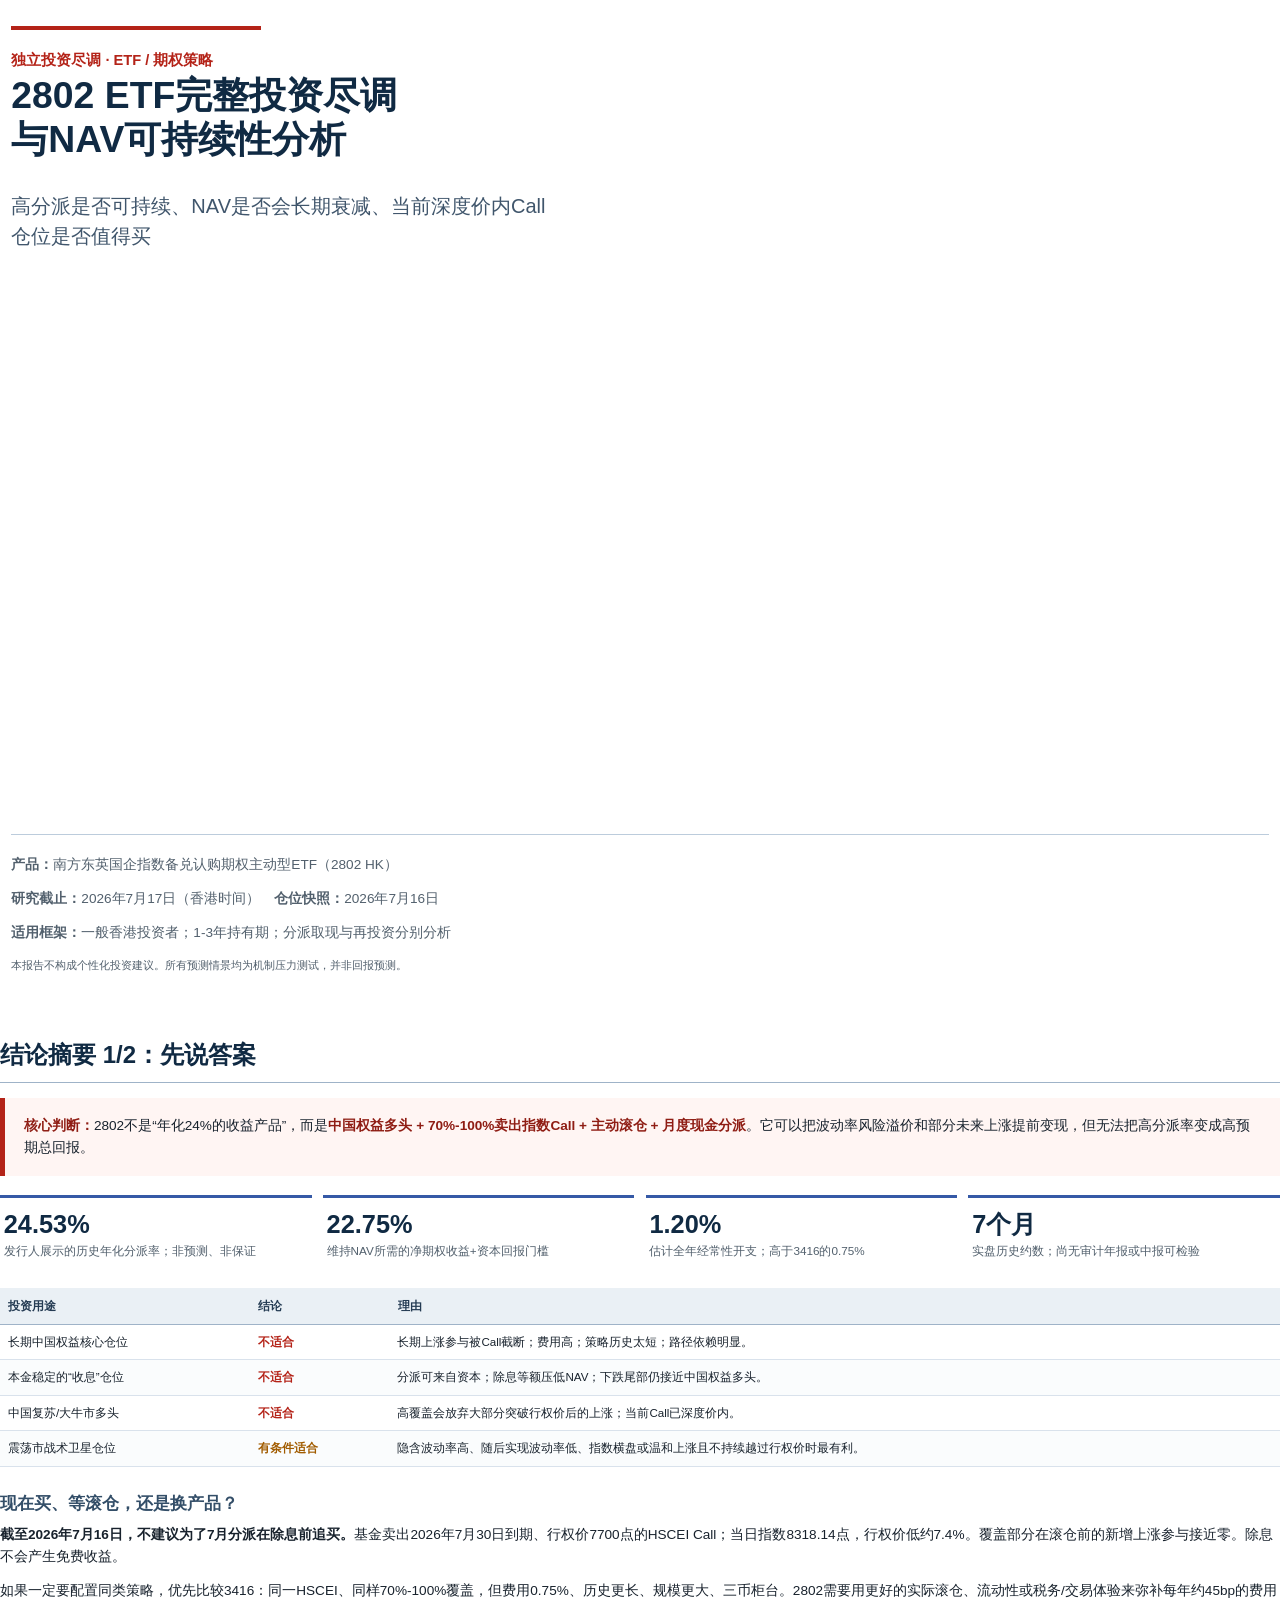
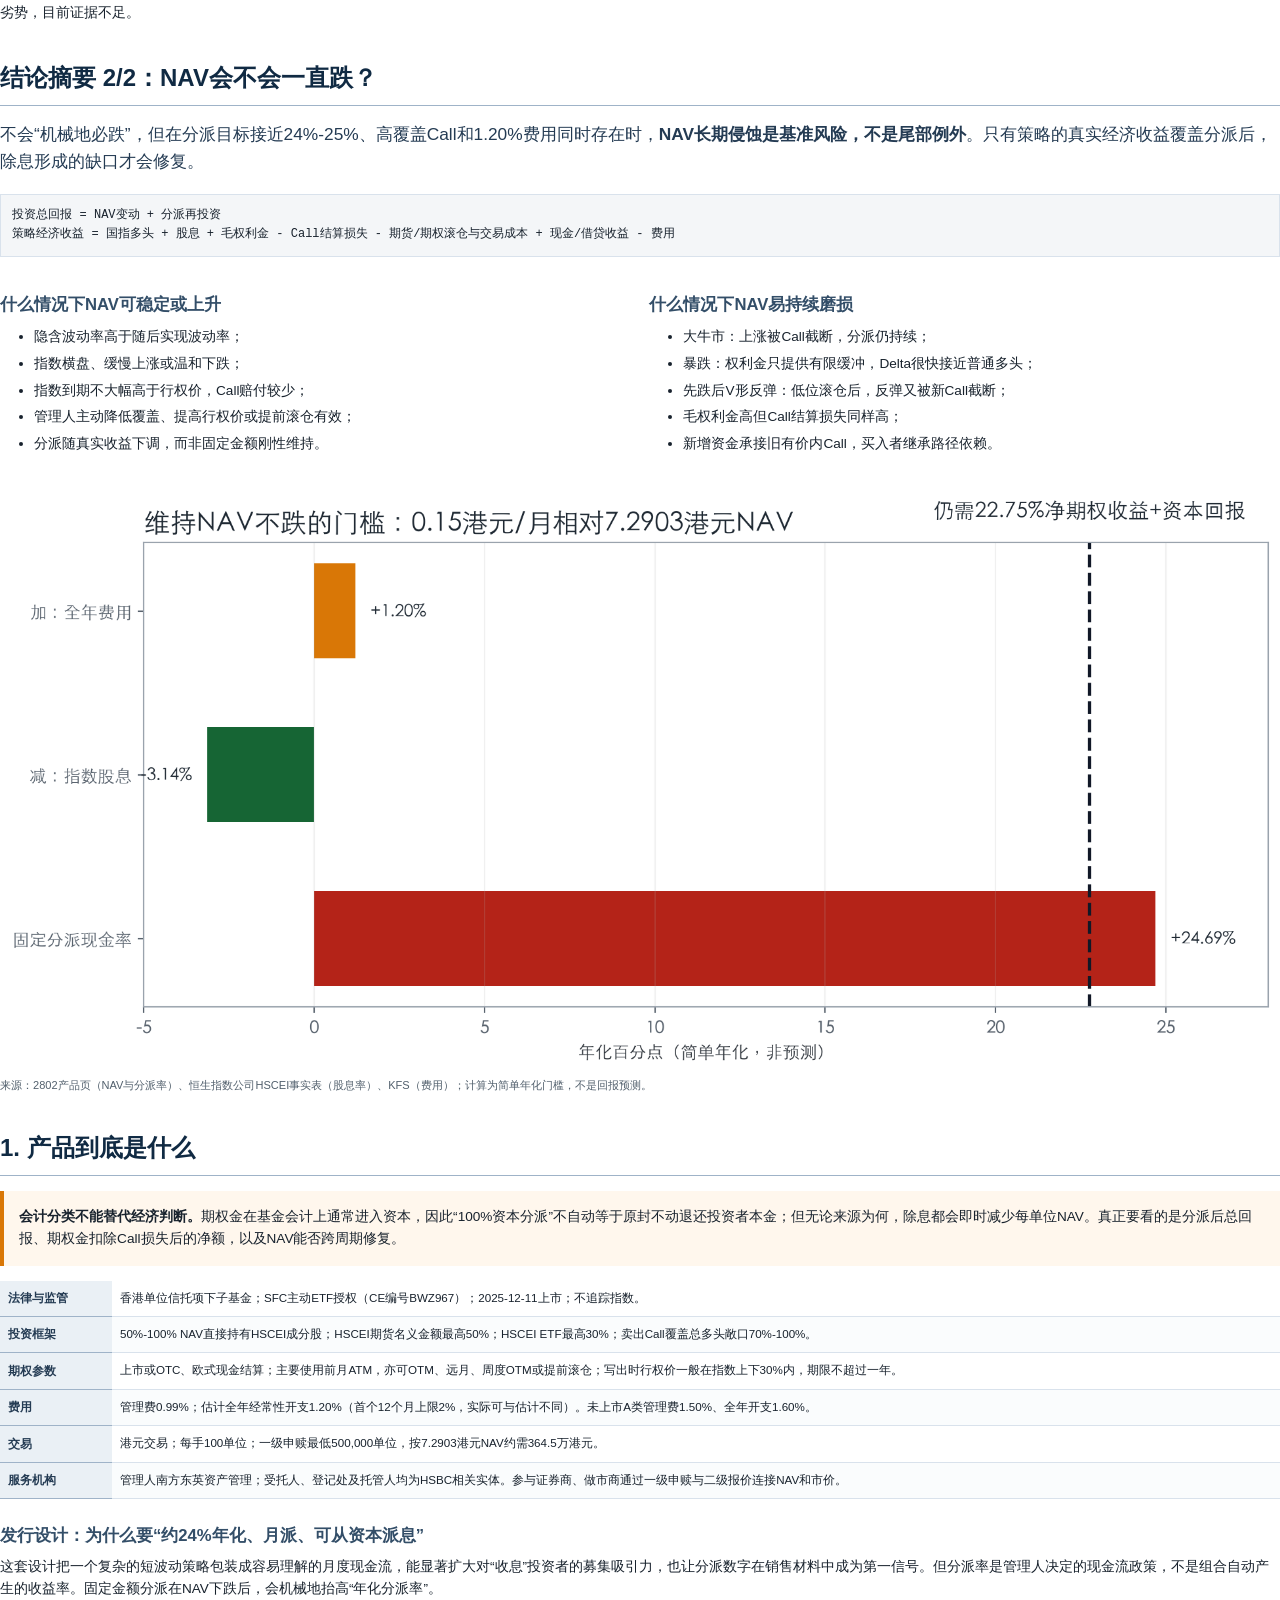
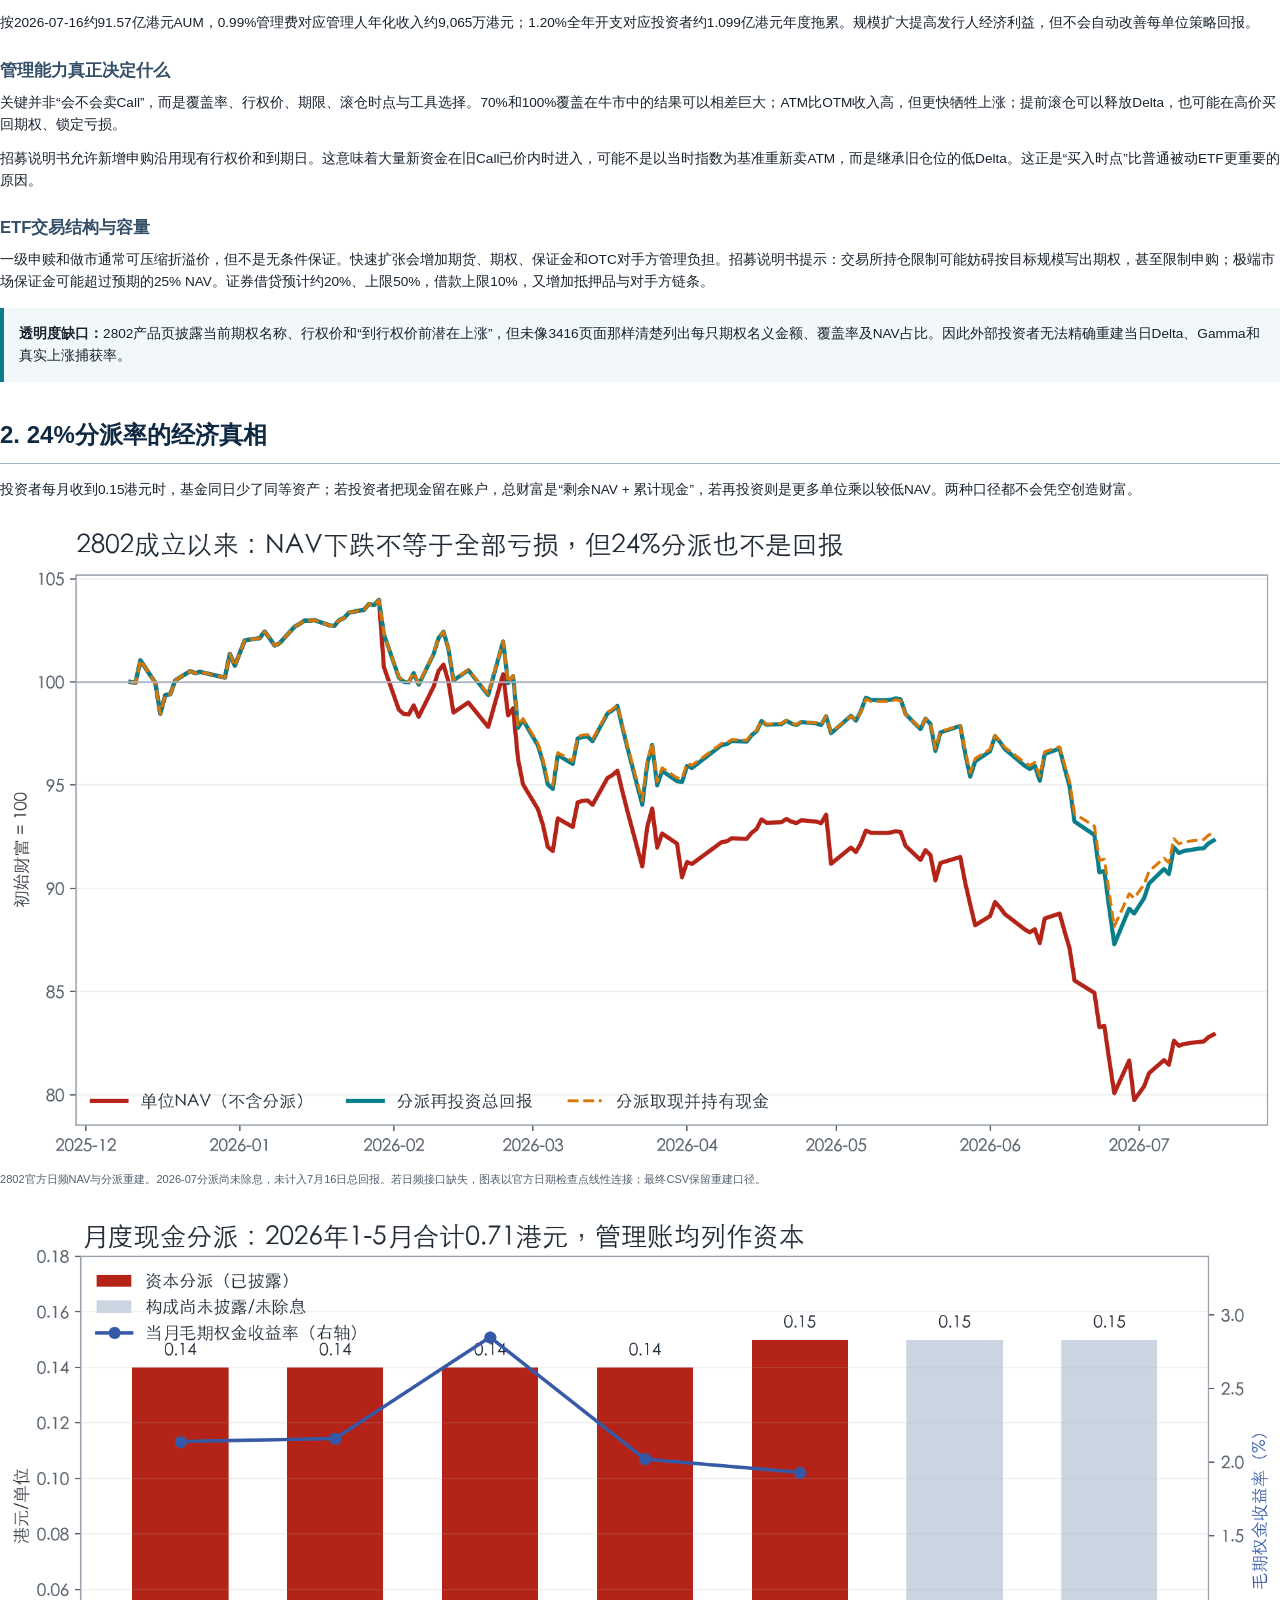
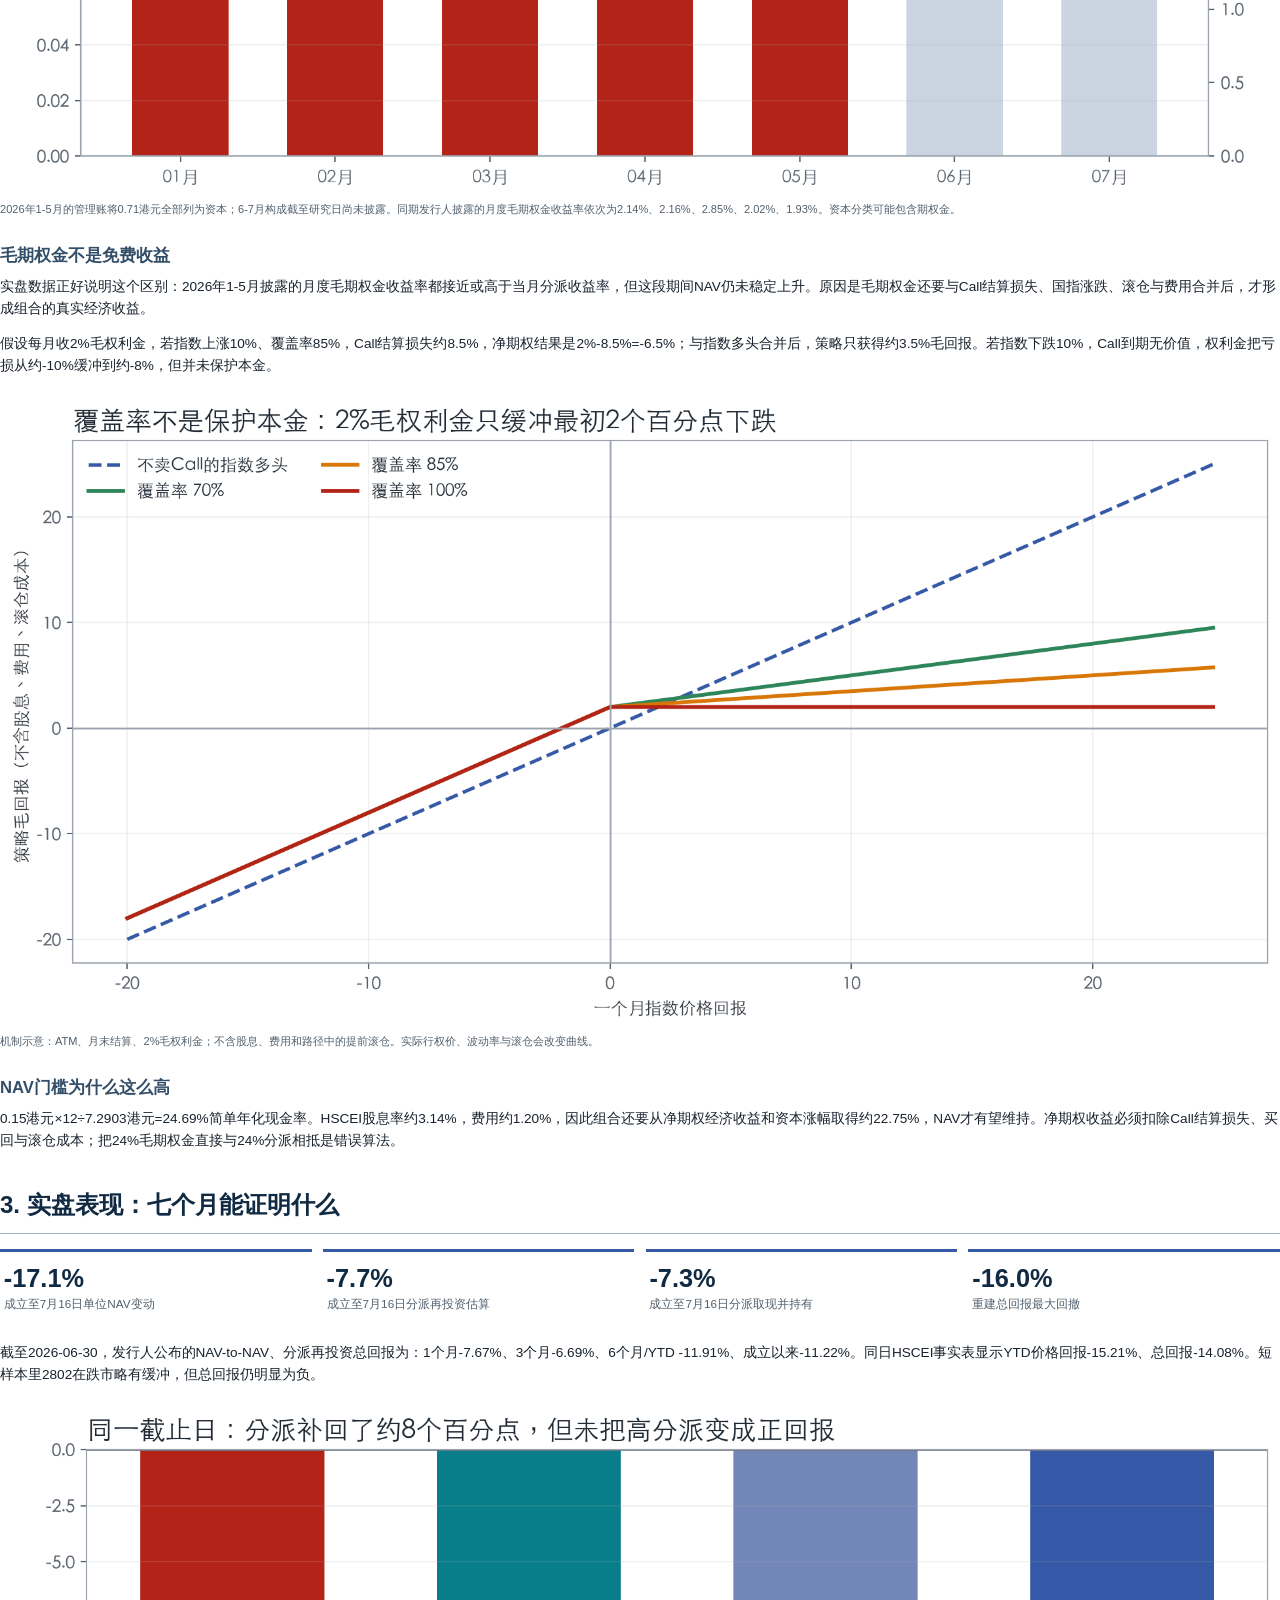
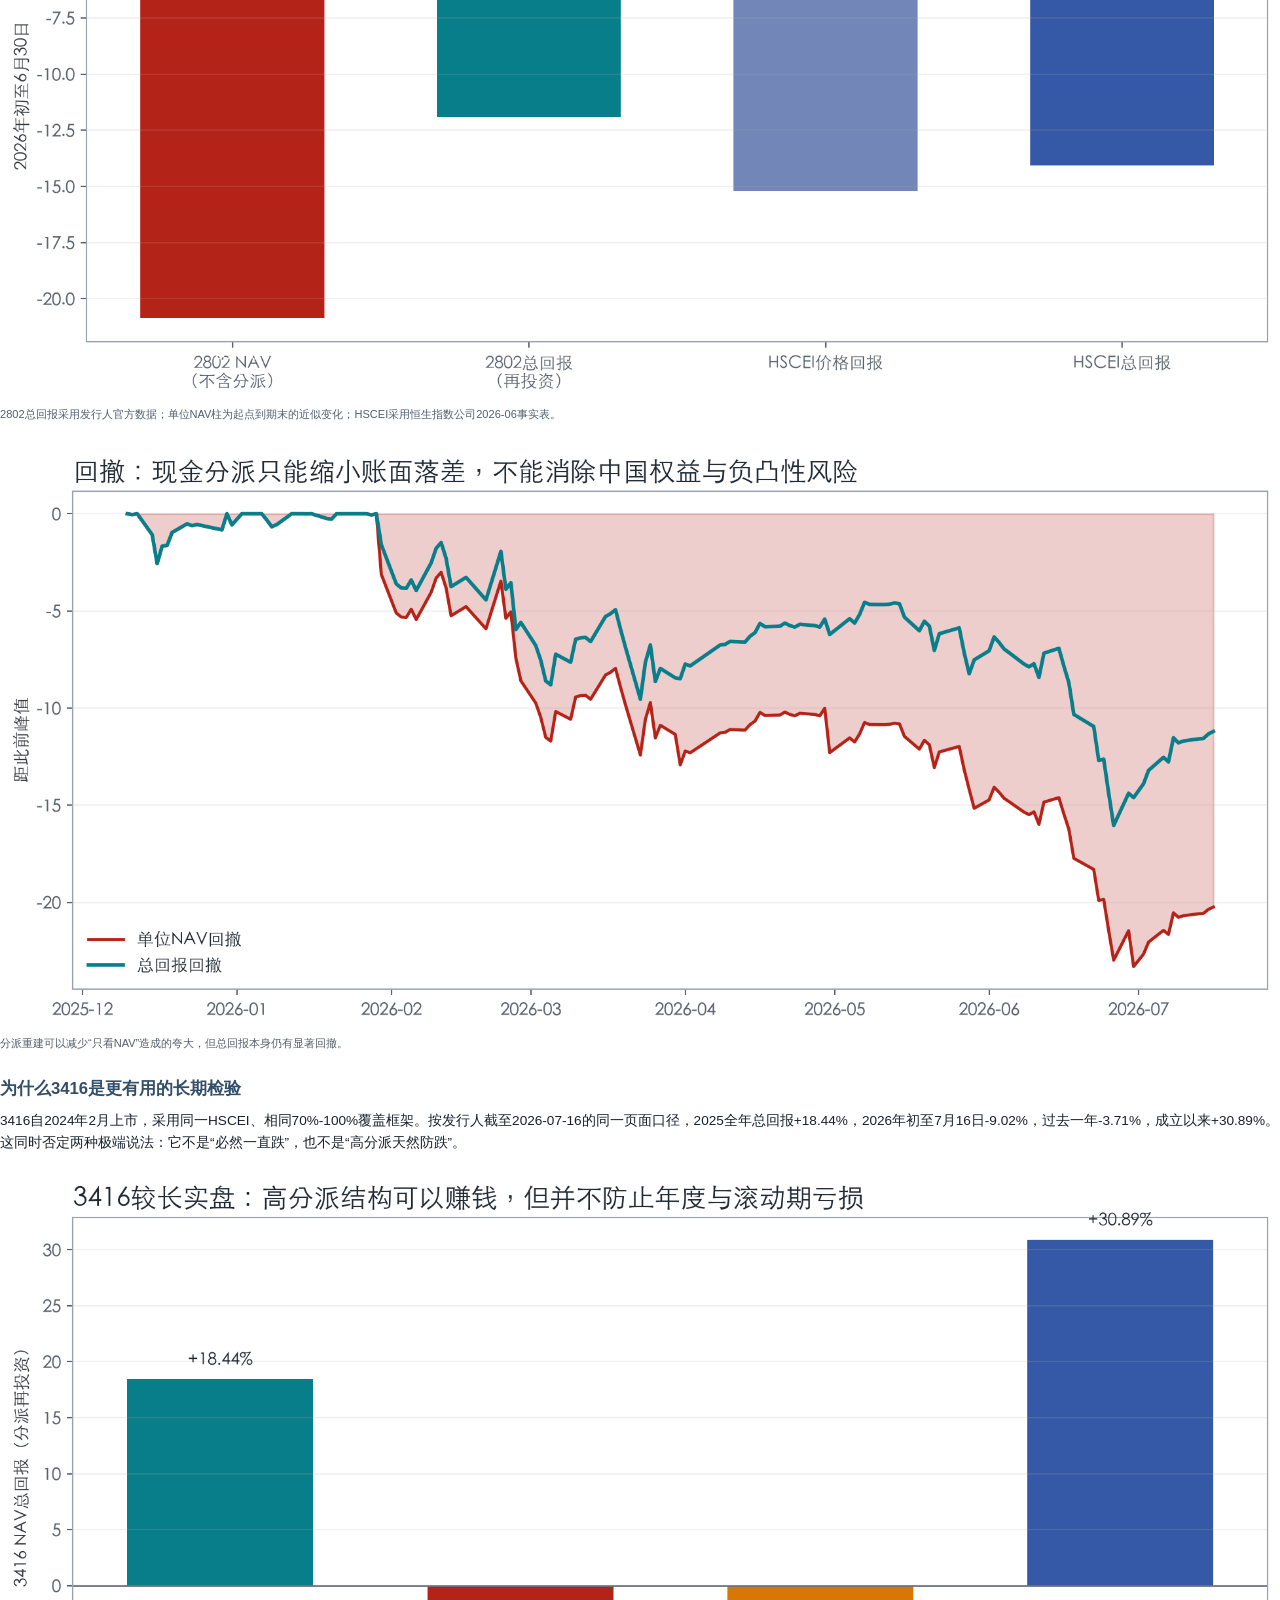
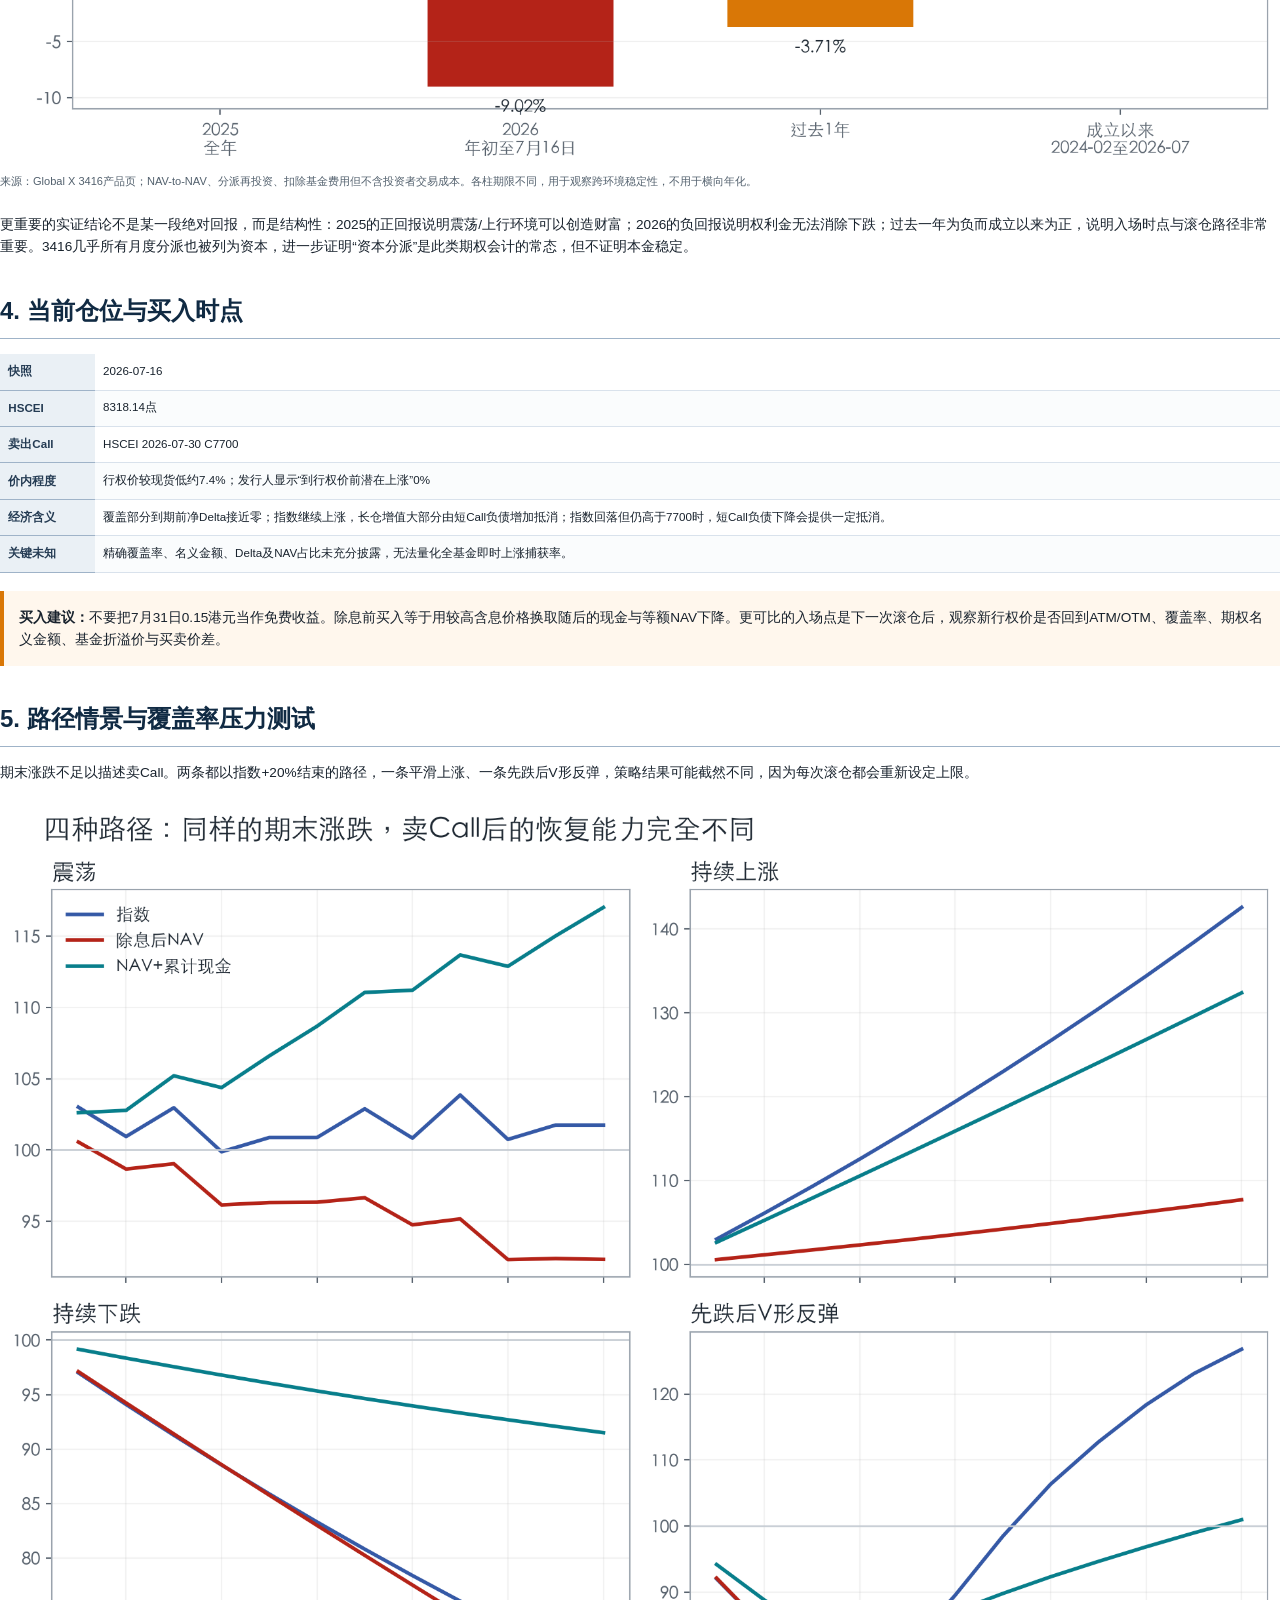
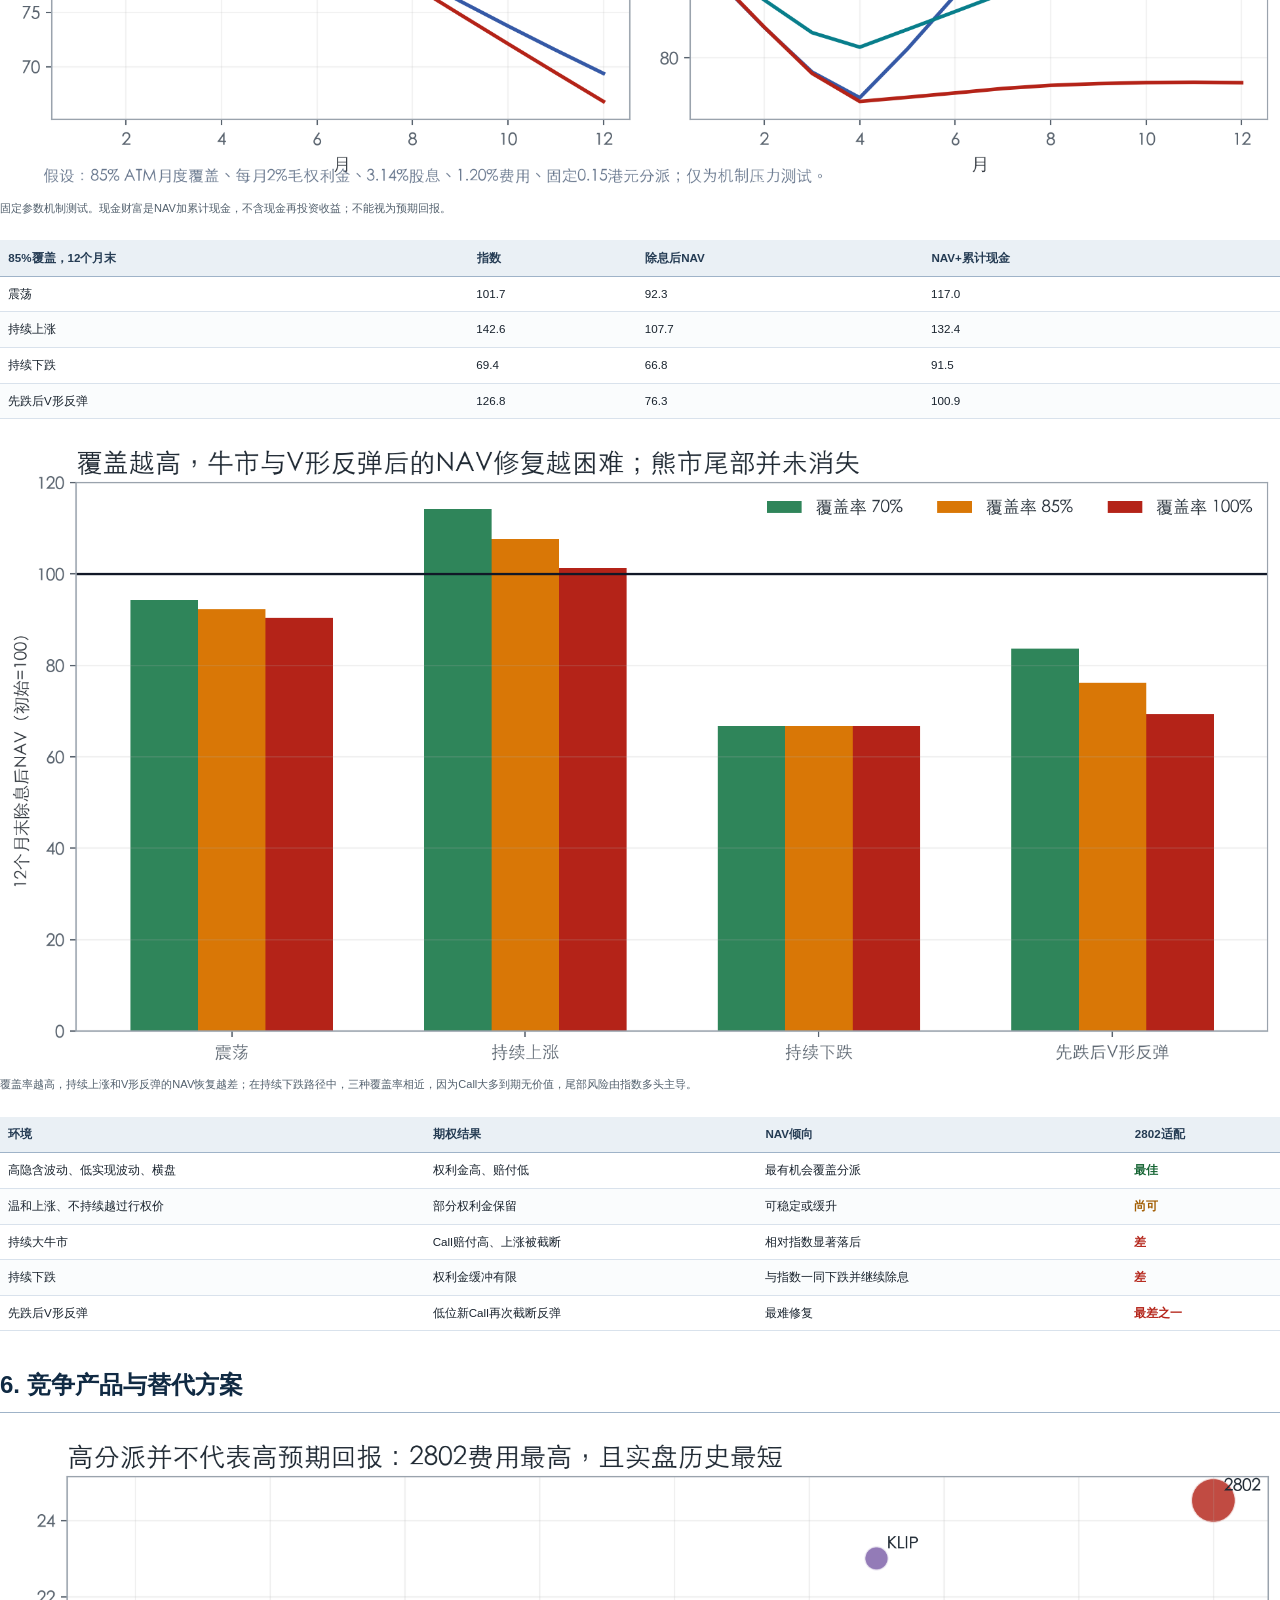
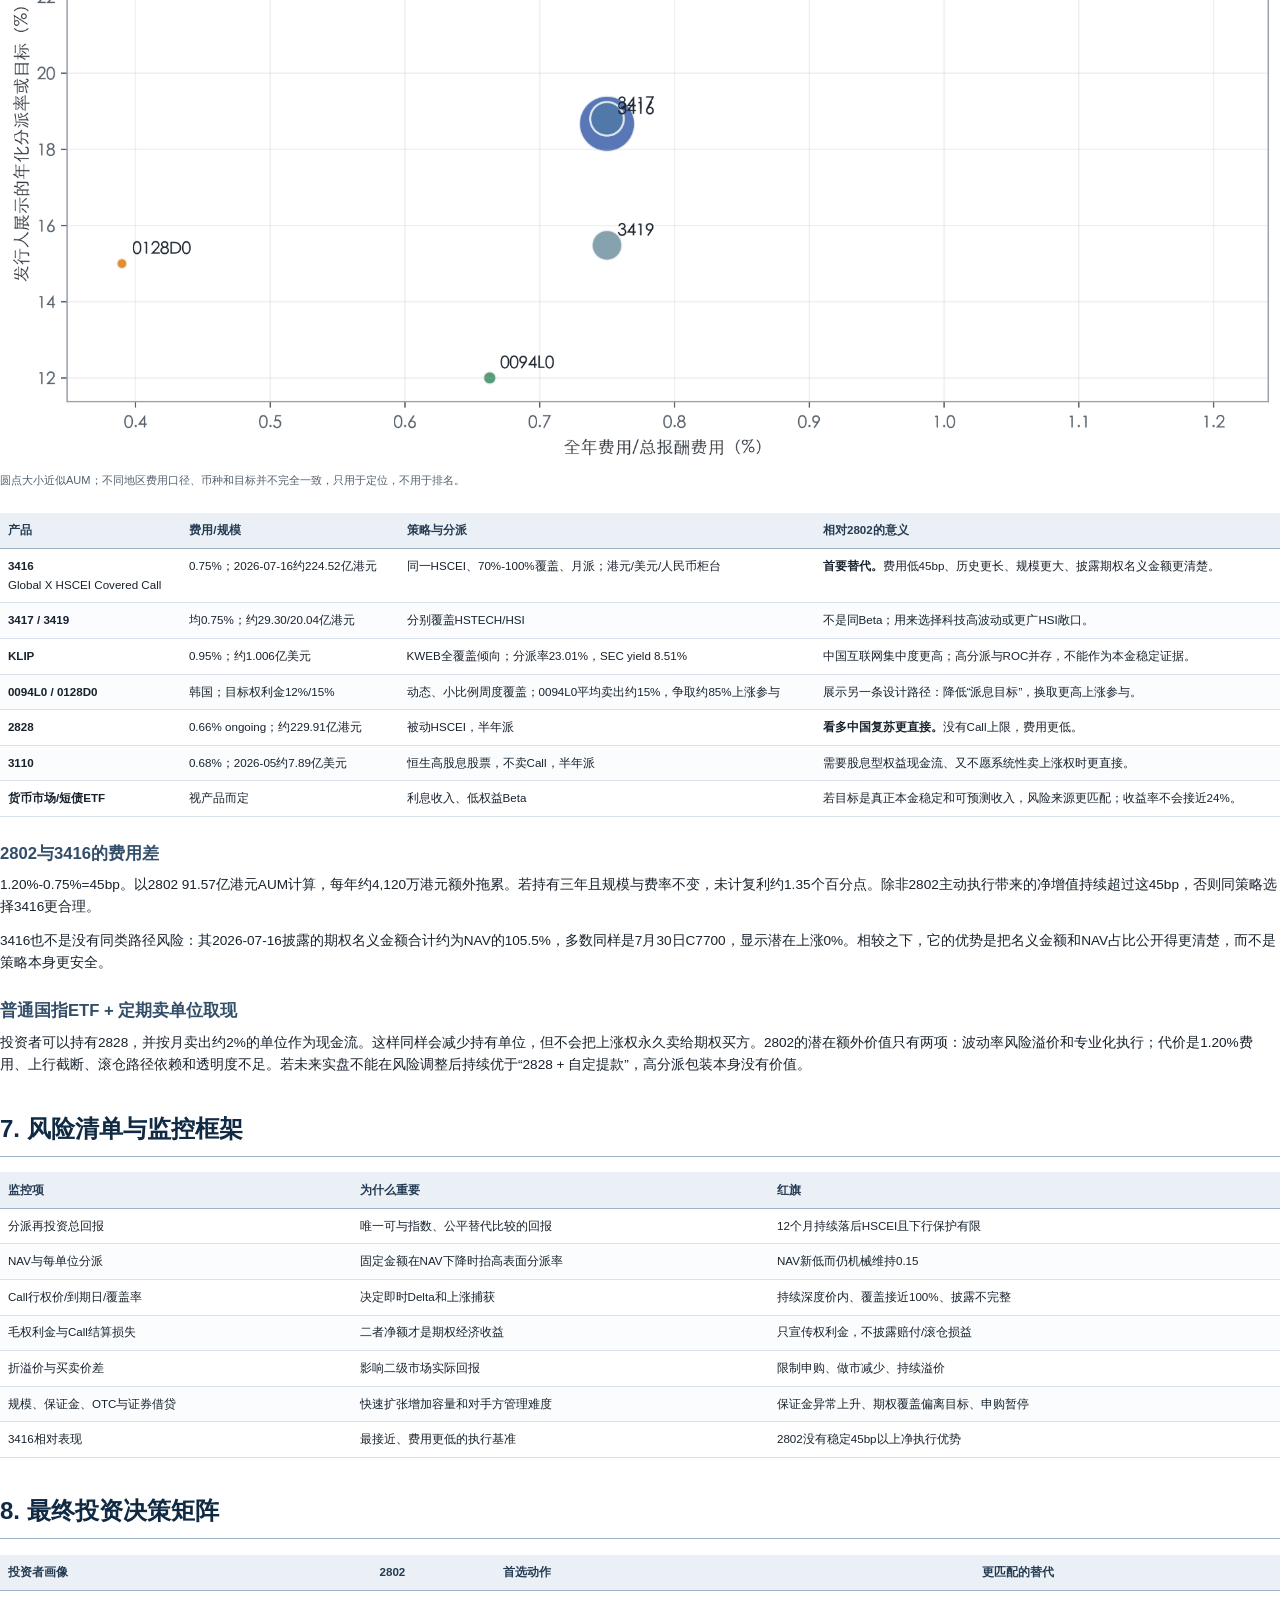
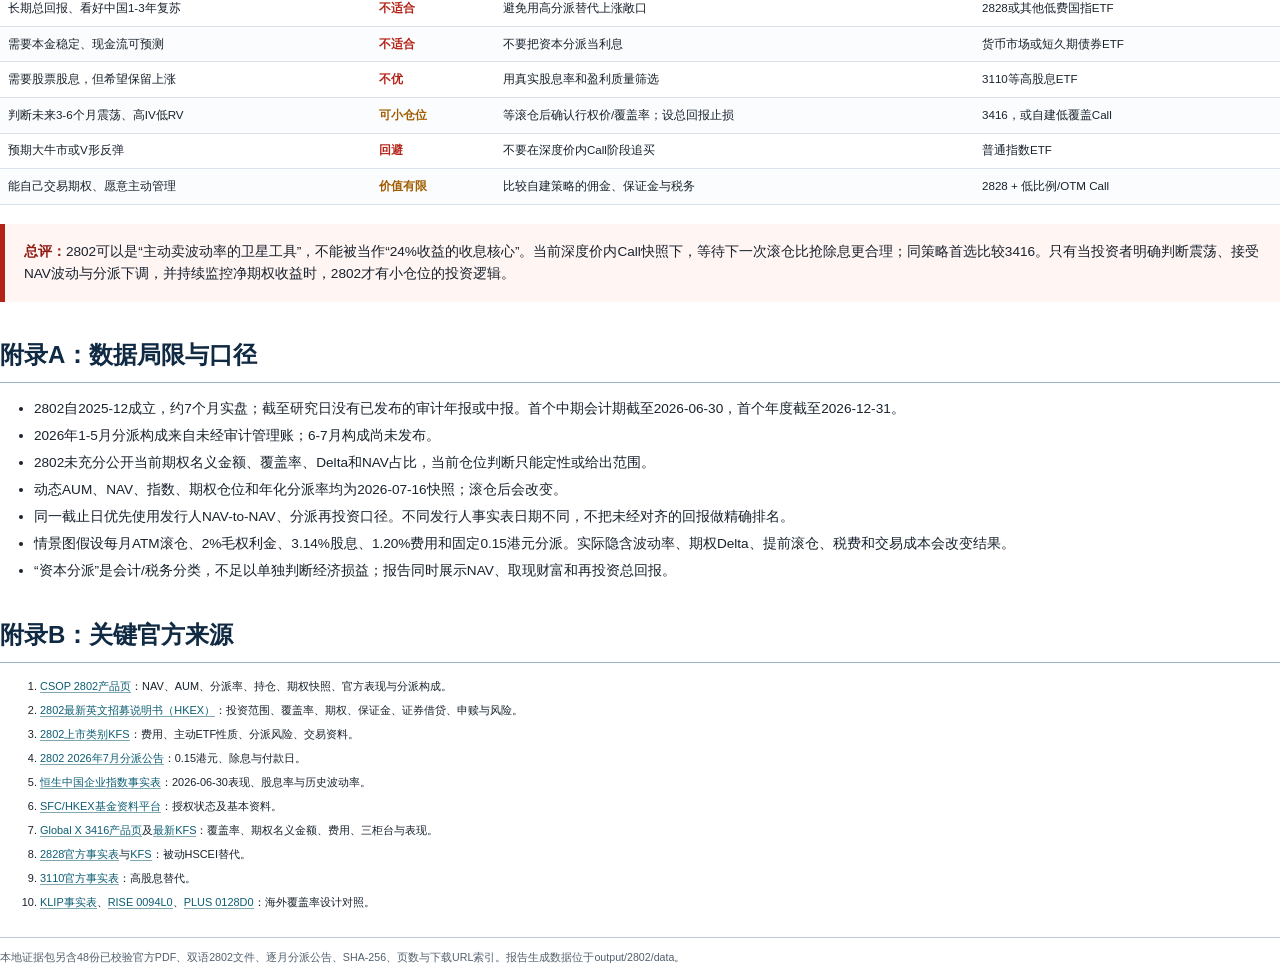
<file: appendices/csop/2802-covered-call/report/2802_investment_due_diligence_cn.html>
<!doctype html>
<html lang="zh-HK">
<head>
<meta charset="utf-8">
<meta name="viewport" content="width=device-width, initial-scale=1">
<title>2802 ETF完整投资尽调与NAV可持续性分析</title>
<style>
@font-face { font-family: "ReportCN"; src: url("file:///System/Library/Fonts/Supplemental/Arial%20Unicode.ttf") format("truetype"); font-weight: 100 900; font-style: normal; }
@page { size: A4; margin: 14mm 13mm 16mm; }
* { box-sizing: border-box; }
body { margin: 0; font-family: "ReportCN", "Arial Unicode MS", sans-serif; color: #18222d; font-size: 10.2pt; line-height: 1.62; letter-spacing: 0; background: #fff; }
a { color: #0b5d73; text-decoration: none; border-bottom: 0.4px solid #80a8b1; }
h1, h2, h3 { color: #102a43; page-break-after: avoid; letter-spacing: 0; }
h1 { font-size: 28pt; line-height: 1.18; margin: 0 0 8mm; }
h2 { font-size: 18pt; border-bottom: 1.2px solid #9fb3c8; padding-bottom: 2mm; margin: 9mm 0 4mm; }
h3 { font-size: 12.5pt; margin: 6mm 0 2mm; color: #334e68; }
p { margin: 0 0 3.2mm; }
ul { margin: 1.5mm 0 3.5mm 5mm; padding-left: 4mm; }
li { margin-bottom: 1.3mm; }
.cover { min-height: 265mm; page-break-after: always; display: flex; flex-direction: column; justify-content: space-between; padding: 7mm 3mm 4mm; }
.cover .kicker { color: #b42318; font-weight: 700; font-size: 11pt; border-top: 4px solid #b42318; padding-top: 5mm; width: 66mm; }
.cover .subtitle { font-size: 15pt; line-height: 1.5; color: #40566c; max-width: 145mm; }
.cover .meta { color: #52606d; border-top: 1px solid #bcccdc; padding-top: 5mm; }
.page { break-after: page; page-break-after: always; }
.pagebreak { page-break-before: always; }
.lead { font-size: 13pt; line-height: 1.55; color: #243b53; margin-bottom: 5mm; }
.verdict { border-left: 5px solid #b42318; background: #fff5f3; padding: 4.5mm 5mm; margin: 4mm 0 5mm; }
.verdict strong { color: #8f1d14; }
.numbers { display: grid; grid-template-columns: repeat(4, 1fr); gap: 3mm; margin: 4mm 0 5mm; }
.metric { border-top: 3px solid #3559a6; padding: 3mm 1mm 2mm; }
.metric b { display: block; font-size: 19pt; line-height: 1.2; color: #102a43; }
.metric span { color: #52606d; font-size: 8.8pt; }
.grid2 { display: grid; grid-template-columns: 1fr 1fr; gap: 5mm; align-items: start; }
.callout { background: #f2f7fa; border-left: 4px solid #087e8b; padding: 4mm; margin: 4mm 0; page-break-inside: avoid; }
.warning { background: #fff7ed; border-left: 4px solid #d97706; padding: 4mm; margin: 4mm 0; page-break-inside: avoid; }
.formula { font-family: "ReportCN", "Arial Unicode MS", monospace; background: #f4f6f8; border: 1px solid #d9e2ec; padding: 3mm; margin: 3mm 0; font-size: 9pt; page-break-inside: avoid; }
table { width: 100%; border-collapse: collapse; margin: 3mm 0 5mm; font-size: 8.7pt; page-break-inside: avoid; }
th { text-align: left; background: #eaf0f5; color: #243b53; padding: 2.2mm; border-bottom: 1.2px solid #9fb3c8; vertical-align: top; }
td { padding: 2.1mm; border-bottom: 0.7px solid #d9e2ec; vertical-align: top; }
tr:nth-child(even) td { background: #fafcfd; }
.yes { color: #166534; font-weight: 700; } .no { color: #b42318; font-weight: 700; } .conditional { color: #a15c00; font-weight: 700; }
figure { margin: 5mm 0 6mm; page-break-inside: avoid; }
figure img { width: 100%; display: block; }
figcaption { font-size: 8.3pt; color: #52606d; margin-top: 1mm; }
.small { color: #52606d; font-size: 8.5pt; }
.source-list { font-size: 8.2pt; line-height: 1.5; word-break: break-word; }
.source-list li { margin-bottom: 2mm; }
.tag { display: inline-block; border: 1px solid #9fb3c8; color: #334e68; padding: 0.5mm 1.8mm; margin-right: 1.5mm; font-size: 8pt; }
.footer-note { border-top: 1px solid #bcccdc; padding-top: 3mm; margin-top: 7mm; color: #52606d; font-size: 8pt; }
</style>
</head>
<body>

<section class="cover">
  <div>
    <div class="kicker">独立投资尽调 · ETF / 期权策略</div>
    <h1>2802 ETF完整投资尽调<br>与NAV可持续性分析</h1>
    <p class="subtitle">高分派是否可持续、NAV是否会长期衰减、当前深度价内Call仓位是否值得买</p>
  </div>
  <div class="meta">
    <p><b>产品：</b>南方东英国企指数备兑认购期权主动型ETF（2802 HK）</p>
    <p><b>研究截止：</b>2026年7月17日（香港时间）　<b>仓位快照：</b>2026年7月16日</p>
    <p><b>适用框架：</b>一般香港投资者；1-3年持有期；分派取现与再投资分别分析</p>
    <p class="small">本报告不构成个性化投资建议。所有预测情景均为机制压力测试，并非回报预测。</p>
  </div>
</section>

<section class="page">
<h2>结论摘要 1/2：先说答案</h2>
<div class="verdict"><strong>核心判断：</strong>2802不是“年化24%的收益产品”，而是<strong>中国权益多头 + 70%-100%卖出指数Call + 主动滚仓 + 月度现金分派</strong>。它可以把波动率风险溢价和部分未来上涨提前变现，但无法把高分派率变成高预期总回报。</div>
<div class="numbers">
  <div class="metric"><b>24.53%</b><span>发行人展示的历史年化分派率；非预测、非保证</span></div>
  <div class="metric"><b>22.75%</b><span>维持NAV所需的净期权收益+资本回报门槛</span></div>
  <div class="metric"><b>1.20%</b><span>估计全年经常性开支；高于3416的0.75%</span></div>
  <div class="metric"><b>7个月</b><span>实盘历史约数；尚无审计年报或中报可检验</span></div>
</div>
<table>
<thead><tr><th>投资用途</th><th>结论</th><th>理由</th></tr></thead>
<tbody>
<tr><td>长期中国权益核心仓位</td><td class="no">不适合</td><td>长期上涨参与被Call截断；费用高；策略历史太短；路径依赖明显。</td></tr>
<tr><td>本金稳定的“收息”仓位</td><td class="no">不适合</td><td>分派可来自资本；除息等额压低NAV；下跌尾部仍接近中国权益多头。</td></tr>
<tr><td>中国复苏/大牛市多头</td><td class="no">不适合</td><td>高覆盖会放弃大部分突破行权价后的上涨；当前Call已深度价内。</td></tr>
<tr><td>震荡市战术卫星仓位</td><td class="conditional">有条件适合</td><td>隐含波动率高、随后实现波动率低、指数横盘或温和上涨且不持续越过行权价时最有利。</td></tr>
</tbody></table>
<h3>现在买、等滚仓，还是换产品？</h3>
<p><b>截至2026年7月16日，不建议为了7月分派在除息前追买。</b>基金卖出2026年7月30日到期、行权价7700点的HSCEI Call；当日指数8318.14点，行权价低约7.4%。覆盖部分在滚仓前的新增上涨参与接近零。除息不会产生免费收益。</p>
<p>如果一定要配置同类策略，优先比较3416：同一HSCEI、同样70%-100%覆盖，但费用0.75%、历史更长、规模更大、三币柜台。2802需要用更好的实际滚仓、流动性或税务/交易体验来弥补每年约45bp的费用劣势，目前证据不足。</p>
</section>

<section class="page">
<h2>结论摘要 2/2：NAV会不会一直跌？</h2>
<p class="lead">不会“机械地必跌”，但在分派目标接近24%-25%、高覆盖Call和1.20%费用同时存在时，<b>NAV长期侵蚀是基准风险，不是尾部例外</b>。只有策略的真实经济收益覆盖分派后，除息形成的缺口才会修复。</p>
<div class="formula">投资总回报 = NAV变动 + 分派再投资<br>策略经济收益 = 国指多头 + 股息 + 毛权利金 - Call结算损失 - 期货/期权滚仓与交易成本 + 现金/借贷收益 - 费用</div>
<div class="grid2">
  <div>
    <h3>什么情况下NAV可稳定或上升</h3>
    <ul><li>隐含波动率高于随后实现波动率；</li><li>指数横盘、缓慢上涨或温和下跌；</li><li>指数到期不大幅高于行权价，Call赔付较少；</li><li>管理人主动降低覆盖、提高行权价或提前滚仓有效；</li><li>分派随真实收益下调，而非固定金额刚性维持。</li></ul>
  </div>
  <div>
    <h3>什么情况下NAV易持续磨损</h3>
    <ul><li>大牛市：上涨被Call截断，分派仍持续；</li><li>暴跌：权利金只提供有限缓冲，Delta很快接近普通多头；</li><li>先跌后V形反弹：低位滚仓后，反弹又被新Call截断；</li><li>毛权利金高但Call结算损失同样高；</li><li>新增资金承接旧有价内Call，买入者继承路径依赖。</li></ul>
  </div>
</div>
<figure><img src="charts/06_nav_hurdle.png"><figcaption>来源：2802产品页（NAV与分派率）、恒生指数公司HSCEI事实表（股息率）、KFS（费用）；计算为简单年化门槛，不是回报预测。</figcaption></figure>
</section>

<section>
<h2>1. 产品到底是什么</h2>
<div class="warning"><b>会计分类不能替代经济判断。</b>期权金在基金会计上通常进入资本，因此“100%资本分派”不自动等于原封不动退还投资者本金；但无论来源为何，除息都会即时减少每单位NAV。真正要看的是分派后总回报、期权金扣除Call损失后的净额，以及NAV能否跨周期修复。</div>
<table><tbody>
<tr><th>法律与监管</th><td>香港单位信托项下子基金；SFC主动ETF授权（CE编号BWZ967）；2025-12-11上市；不追踪指数。</td></tr>
<tr><th>投资框架</th><td>50%-100% NAV直接持有HSCEI成分股；HSCEI期货名义金额最高50%；HSCEI ETF最高30%；卖出Call覆盖总多头敞口70%-100%。</td></tr>
<tr><th>期权参数</th><td>上市或OTC、欧式现金结算；主要使用前月ATM，亦可OTM、远月、周度OTM或提前滚仓；写出时行权价一般在指数上下30%内，期限不超过一年。</td></tr>
<tr><th>费用</th><td>管理费0.99%；估计全年经常性开支1.20%（首个12个月上限2%，实际可与估计不同）。未上市A类管理费1.50%、全年开支1.60%。</td></tr>
<tr><th>交易</th><td>港元交易；每手100单位；一级申赎最低500,000单位，按7.2903港元NAV约需364.5万港元。</td></tr>
<tr><th>服务机构</th><td>管理人南方东英资产管理；受托人、登记处及托管人均为HSBC相关实体。参与证券商、做市商通过一级申赎与二级报价连接NAV和市价。</td></tr>
</tbody></table>

<h3>发行设计：为什么要“约24%年化、月派、可从资本派息”</h3>
<p>这套设计把一个复杂的短波动策略包装成容易理解的月度现金流，能显著扩大对“收息”投资者的募集吸引力，也让分派数字在销售材料中成为第一信号。但分派率是管理人决定的现金流政策，不是组合自动产生的收益率。固定金额分派在NAV下跌后，会机械地抬高“年化分派率”。</p>
<p>按2026-07-16约91.57亿港元AUM，0.99%管理费对应管理人年化收入约9,065万港元；1.20%全年开支对应投资者约1.099亿港元年度拖累。规模扩大提高发行人经济利益，但不会自动改善每单位策略回报。</p>

<h3>管理能力真正决定什么</h3>
<p>关键并非“会不会卖Call”，而是覆盖率、行权价、期限、滚仓时点与工具选择。70%和100%覆盖在牛市中的结果可以相差巨大；ATM比OTM收入高，但更快牺牲上涨；提前滚仓可以释放Delta，也可能在高价买回期权、锁定亏损。</p>
<p>招募说明书允许新增申购沿用现有行权价和到期日。这意味着大量新资金在旧Call已价内时进入，可能不是以当时指数为基准重新卖ATM，而是继承旧仓位的低Delta。这正是“买入时点”比普通被动ETF更重要的原因。</p>

<h3>ETF交易结构与容量</h3>
<p>一级申赎和做市通常可压缩折溢价，但不是无条件保证。快速扩张会增加期货、期权、保证金和OTC对手方管理负担。招募说明书提示：交易所持仓限制可能妨碍按目标规模写出期权，甚至限制申购；极端市场保证金可能超过预期的25% NAV。证券借贷预计约20%、上限50%，借款上限10%，又增加抵押品与对手方链条。</p>
<div class="callout"><b>透明度缺口：</b>2802产品页披露当前期权名称、行权价和“到行权价前潜在上涨”，但未像3416页面那样清楚列出每只期权名义金额、覆盖率及NAV占比。因此外部投资者无法精确重建当日Delta、Gamma和真实上涨捕获率。</div>

<h2>2. 24%分派率的经济真相</h2>
<p>投资者每月收到0.15港元时，基金同日少了同等资产；若投资者把现金留在账户，总财富是“剩余NAV + 累计现金”，若再投资则是更多单位乘以较低NAV。两种口径都不会凭空创造财富。</p>
<figure><img src="charts/01_nav_total_return.png"><figcaption>2802官方日频NAV与分派重建。2026-07分派尚未除息，未计入7月16日总回报。若日频接口缺失，图表以官方日期检查点线性连接；最终CSV保留重建口径。</figcaption></figure>
<figure><img src="charts/02_distribution_source.png"><figcaption>2026年1-5月的管理账将0.71港元全部列为资本；6-7月构成截至研究日尚未披露。同期发行人披露的月度毛期权金收益率依次为2.14%、2.16%、2.85%、2.02%、1.93%。资本分类可能包含期权金。</figcaption></figure>

<h3>毛期权金不是免费收益</h3>
<p>实盘数据正好说明这个区别：2026年1-5月披露的月度毛期权金收益率都接近或高于当月分派收益率，但这段期间NAV仍未稳定上升。原因是毛期权金还要与Call结算损失、国指涨跌、滚仓与费用合并后，才形成组合的真实经济收益。</p>
<p>假设每月收2%毛权利金，若指数上涨10%、覆盖率85%，Call结算损失约8.5%，净期权结果是2%-8.5%=-6.5%；与指数多头合并后，策略只获得约3.5%毛回报。若指数下跌10%，Call到期无价值，权利金把亏损从约-10%缓冲到约-8%，但并未保护本金。</p>
<figure><img src="charts/05_coverage_capture.png"><figcaption>机制示意：ATM、月末结算、2%毛权利金；不含股息、费用和路径中的提前滚仓。实际行权价、波动率与滚仓会改变曲线。</figcaption></figure>

<h3>NAV门槛为什么这么高</h3>
<p>0.15港元×12÷7.2903港元=24.69%简单年化现金率。HSCEI股息率约3.14%，费用约1.20%，因此组合还要从净期权经济收益和资本涨幅取得约22.75%，NAV才有望维持。净期权收益必须扣除Call结算损失、买回与滚仓成本；把24%毛期权金直接与24%分派相抵是错误算法。</p>

<h2>3. 实盘表现：七个月能证明什么</h2>
<div class="numbers">
  <div class="metric"><b>-17.1%</b><span>成立至7月16日单位NAV变动</span></div>
  <div class="metric"><b>-7.7%</b><span>成立至7月16日分派再投资估算</span></div>
  <div class="metric"><b>-7.3%</b><span>成立至7月16日分派取现并持有</span></div>
  <div class="metric"><b>-16.0%</b><span>重建总回报最大回撤</span></div>
</div>
<p>截至2026-06-30，发行人公布的NAV-to-NAV、分派再投资总回报为：1个月-7.67%、3个月-6.69%、6个月/YTD -11.91%、成立以来-11.22%。同日HSCEI事实表显示YTD价格回报-15.21%、总回报-14.08%。短样本里2802在跌市略有缓冲，但总回报仍明显为负。</p>
<figure><img src="charts/03_ytd_official_comparison.png"><figcaption>2802总回报采用发行人官方数据；单位NAV柱为起点到期末的近似变化；HSCEI采用恒生指数公司2026-06事实表。</figcaption></figure>
<figure><img src="charts/04_drawdown.png"><figcaption>分派重建可以减少“只看NAV”造成的夸大，但总回报本身仍有显著回撤。</figcaption></figure>

<h3>为什么3416是更有用的长期检验</h3>
<p>3416自2024年2月上市，采用同一HSCEI、相同70%-100%覆盖框架。按发行人截至2026-07-16的同一页面口径，2025全年总回报+18.44%，2026年初至7月16日-9.02%，过去一年-3.71%，成立以来+30.89%。这同时否定两种极端说法：它不是“必然一直跌”，也不是“高分派天然防跌”。</p>
<figure><img src="charts/10_3416_empirical.png"><figcaption>来源：Global X 3416产品页；NAV-to-NAV、分派再投资、扣除基金费用但不含投资者交易成本。各柱期限不同，用于观察跨环境稳定性，不用于横向年化。</figcaption></figure>
<p>更重要的实证结论不是某一段绝对回报，而是结构性：2025的正回报说明震荡/上行环境可以创造财富；2026的负回报说明权利金无法消除下跌；过去一年为负而成立以来为正，说明入场时点与滚仓路径非常重要。3416几乎所有月度分派也被列为资本，进一步证明“资本分派”是此类期权会计的常态，但不证明本金稳定。</p>

<h2>4. 当前仓位与买入时点</h2>
<table><tbody>
<tr><th>快照</th><td>2026-07-16</td></tr>
<tr><th>HSCEI</th><td>8318.14点</td></tr>
<tr><th>卖出Call</th><td>HSCEI 2026-07-30 C7700</td></tr>
<tr><th>价内程度</th><td>行权价较现货低约7.4%；发行人显示“到行权价前潜在上涨”0%</td></tr>
<tr><th>经济含义</th><td>覆盖部分到期前净Delta接近零；指数继续上涨，长仓增值大部分由短Call负债增加抵消；指数回落但仍高于7700时，短Call负债下降会提供一定抵消。</td></tr>
<tr><th>关键未知</th><td>精确覆盖率、名义金额、Delta及NAV占比未充分披露，无法量化全基金即时上涨捕获率。</td></tr>
</tbody></table>
<div class="warning"><b>买入建议：</b>不要把7月31日0.15港元当作免费收益。除息前买入等于用较高含息价格换取随后的现金与等额NAV下降。更可比的入场点是下一次滚仓后，观察新行权价是否回到ATM/OTM、覆盖率、期权名义金额、基金折溢价与买卖价差。</div>

<h2>5. 路径情景与覆盖率压力测试</h2>
<p>期末涨跌不足以描述卖Call。两条都以指数+20%结束的路径，一条平滑上涨、一条先跌后V形反弹，策略结果可能截然不同，因为每次滚仓都会重新设定上限。</p>
<figure><img src="charts/07_four_paths.png"><figcaption>固定参数机制测试。现金财富是NAV加累计现金，不含现金再投资收益；不能视为预期回报。</figcaption></figure>
<table><thead><tr><th>85%覆盖，12个月末</th><th>指数</th><th>除息后NAV</th><th>NAV+累计现金</th></tr></thead><tbody><tr><td>震荡</td><td>101.7</td><td>92.3</td><td>117.0</td></tr>
<tr><td>持续上涨</td><td>142.6</td><td>107.7</td><td>132.4</td></tr>
<tr><td>持续下跌</td><td>69.4</td><td>66.8</td><td>91.5</td></tr>
<tr><td>先跌后V形反弹</td><td>126.8</td><td>76.3</td><td>100.9</td></tr></tbody></table>
<figure><img src="charts/08_coverage_scenarios.png"><figcaption>覆盖率越高，持续上涨和V形反弹的NAV恢复越差；在持续下跌路径中，三种覆盖率相近，因为Call大多到期无价值，尾部风险由指数多头主导。</figcaption></figure>
<table>
<thead><tr><th>环境</th><th>期权结果</th><th>NAV倾向</th><th>2802适配</th></tr></thead>
<tbody>
<tr><td>高隐含波动、低实现波动、横盘</td><td>权利金高、赔付低</td><td>最有机会覆盖分派</td><td class="yes">最佳</td></tr>
<tr><td>温和上涨、不持续越过行权价</td><td>部分权利金保留</td><td>可稳定或缓升</td><td class="conditional">尚可</td></tr>
<tr><td>持续大牛市</td><td>Call赔付高、上涨被截断</td><td>相对指数显著落后</td><td class="no">差</td></tr>
<tr><td>持续下跌</td><td>权利金缓冲有限</td><td>与指数一同下跌并继续除息</td><td class="no">差</td></tr>
<tr><td>先跌后V形反弹</td><td>低位新Call再次截断反弹</td><td>最难修复</td><td class="no">最差之一</td></tr>
</tbody></table>

<h2>6. 竞争产品与替代方案</h2>
<figure><img src="charts/09_peer_map.png"><figcaption>圆点大小近似AUM；不同地区费用口径、币种和目标并不完全一致，只用于定位，不用于排名。</figcaption></figure>
<table>
<thead><tr><th>产品</th><th>费用/规模</th><th>策略与分派</th><th>相对2802的意义</th></tr></thead>
<tbody>
<tr><td><b>3416</b><br>Global X HSCEI Covered Call</td><td>0.75%；2026-07-16约224.52亿港元</td><td>同一HSCEI、70%-100%覆盖、月派；港元/美元/人民币柜台</td><td><b>首要替代。</b>费用低45bp、历史更长、规模更大、披露期权名义金额更清楚。</td></tr>
<tr><td><b>3417 / 3419</b></td><td>均0.75%；约29.30/20.04亿港元</td><td>分别覆盖HSTECH/HSI</td><td>不是同Beta；用来选择科技高波动或更广HSI敞口。</td></tr>
<tr><td><b>KLIP</b></td><td>0.95%；约1.006亿美元</td><td>KWEB全覆盖倾向；分派率23.01%，SEC yield 8.51%</td><td>中国互联网集中度更高；高分派与ROC并存，不能作为本金稳定证据。</td></tr>
<tr><td><b>0094L0 / 0128D0</b></td><td>韩国；目标权利金12%/15%</td><td>动态、小比例周度覆盖；0094L0平均卖出约15%，争取约85%上涨参与</td><td>展示另一条设计路径：降低“派息目标”，换取更高上涨参与。</td></tr>
<tr><td><b>2828</b></td><td>0.66% ongoing；约229.91亿港元</td><td>被动HSCEI，半年派</td><td><b>看多中国复苏更直接。</b>没有Call上限，费用更低。</td></tr>
<tr><td><b>3110</b></td><td>0.68%；2026-05约7.89亿美元</td><td>恒生高股息股票，不卖Call，半年派</td><td>需要股息型权益现金流、又不愿系统性卖上涨权时更直接。</td></tr>
<tr><td><b>货币市场/短债ETF</b></td><td>视产品而定</td><td>利息收入、低权益Beta</td><td>若目标是真正本金稳定和可预测收入，风险来源更匹配；收益率不会接近24%。</td></tr>
</tbody></table>

<h3>2802与3416的费用差</h3>
<p>1.20%-0.75%=45bp。以2802 91.57亿港元AUM计算，每年约4,120万港元额外拖累。若持有三年且规模与费率不变，未计复利约1.35个百分点。除非2802主动执行带来的净增值持续超过这45bp，否则同策略选择3416更合理。</p>
<p>3416也不是没有同类路径风险：其2026-07-16披露的期权名义金额合计约为NAV的105.5%，多数同样是7月30日C7700，显示潜在上涨0%。相较之下，它的优势是把名义金额和NAV占比公开得更清楚，而不是策略本身更安全。</p>

<h3>普通国指ETF + 定期卖单位取现</h3>
<p>投资者可以持有2828，并按月卖出约2%的单位作为现金流。这样同样会减少持有单位，但不会把上涨权永久卖给期权买方。2802的潜在额外价值只有两项：波动率风险溢价和专业化执行；代价是1.20%费用、上行截断、滚仓路径依赖和透明度不足。若未来实盘不能在风险调整后持续优于“2828 + 自定提款”，高分派包装本身没有价值。</p>

<h2>7. 风险清单与监控框架</h2>
<table>
<thead><tr><th>监控项</th><th>为什么重要</th><th>红旗</th></tr></thead>
<tbody>
<tr><td>分派再投资总回报</td><td>唯一可与指数、公平替代比较的回报</td><td>12个月持续落后HSCEI且下行保护有限</td></tr>
<tr><td>NAV与每单位分派</td><td>固定金额在NAV下降时抬高表面分派率</td><td>NAV新低而仍机械维持0.15</td></tr>
<tr><td>Call行权价/到期日/覆盖率</td><td>决定即时Delta和上涨捕获</td><td>持续深度价内、覆盖接近100%、披露不完整</td></tr>
<tr><td>毛权利金与Call结算损失</td><td>二者净额才是期权经济收益</td><td>只宣传权利金，不披露赔付/滚仓损益</td></tr>
<tr><td>折溢价与买卖价差</td><td>影响二级市场实际回报</td><td>限制申购、做市减少、持续溢价</td></tr>
<tr><td>规模、保证金、OTC与证券借贷</td><td>快速扩张增加容量和对手方管理难度</td><td>保证金异常上升、期权覆盖偏离目标、申购暂停</td></tr>
<tr><td>3416相对表现</td><td>最接近、费用更低的执行基准</td><td>2802没有稳定45bp以上净执行优势</td></tr>
</tbody></table>

<h2>8. 最终投资决策矩阵</h2>
<table>
<thead><tr><th>投资者画像</th><th>2802</th><th>首选动作</th><th>更匹配的替代</th></tr></thead>
<tbody>
<tr><td>长期总回报、看好中国1-3年复苏</td><td class="no">不适合</td><td>避免用高分派替代上涨敞口</td><td>2828或其他低费国指ETF</td></tr>
<tr><td>需要本金稳定、现金流可预测</td><td class="no">不适合</td><td>不要把资本分派当利息</td><td>货币市场或短久期债券ETF</td></tr>
<tr><td>需要股票股息，但希望保留上涨</td><td class="no">不优</td><td>用真实股息率和盈利质量筛选</td><td>3110等高股息ETF</td></tr>
<tr><td>判断未来3-6个月震荡、高IV低RV</td><td class="conditional">可小仓位</td><td>等滚仓后确认行权价/覆盖率；设总回报止损</td><td>3416，或自建低覆盖Call</td></tr>
<tr><td>预期大牛市或V形反弹</td><td class="no">回避</td><td>不要在深度价内Call阶段追买</td><td>普通指数ETF</td></tr>
<tr><td>能自己交易期权、愿意主动管理</td><td class="conditional">价值有限</td><td>比较自建策略的佣金、保证金与税务</td><td>2828 + 低比例/OTM Call</td></tr>
</tbody></table>
<div class="verdict"><strong>总评：</strong>2802可以是“主动卖波动率的卫星工具”，不能被当作“24%收益的收息核心”。当前深度价内Call快照下，等待下一次滚仓比抢除息更合理；同策略首选比较3416。只有当投资者明确判断震荡、接受NAV波动与分派下调，并持续监控净期权收益时，2802才有小仓位的投资逻辑。</div>

<section class="pagebreak">
<h2>附录A：数据局限与口径</h2>
<ul>
<li>2802自2025-12成立，约7个月实盘；截至研究日没有已发布的审计年报或中报。首个中期会计期截至2026-06-30，首个年度截至2026-12-31。</li>
<li>2026年1-5月分派构成来自未经审计管理账；6-7月构成尚未发布。</li>
<li>2802未充分公开当前期权名义金额、覆盖率、Delta和NAV占比，当前仓位判断只能定性或给出范围。</li>
<li>动态AUM、NAV、指数、期权仓位和年化分派率均为2026-07-16快照；滚仓后会改变。</li>
<li>同一截止日优先使用发行人NAV-to-NAV、分派再投资口径。不同发行人事实表日期不同，不把未经对齐的回报做精确排名。</li>
<li>情景图假设每月ATM滚仓、2%毛权利金、3.14%股息、1.20%费用和固定0.15港元分派。实际隐含波动率、期权Delta、提前滚仓、税费和交易成本会改变结果。</li>
<li>“资本分派”是会计/税务分类，不足以单独判断经济损益；报告同时展示NAV、取现财富和再投资总回报。</li>
</ul>

<h2>附录B：关键官方来源</h2>
<ol class="source-list">
<li><a href="https://www.csopasset.com/en/products/hk-hcecc">CSOP 2802产品页</a>：NAV、AUM、分派率、持仓、期权快照、官方表现与分派构成。</li>
<li><a href="https://www1.hkexnews.hk/listedco/listconews/sehk/2026/0626/2026062600834.pdf">2802最新英文招募说明书（HKEX）</a>：投资范围、覆盖率、期权、保证金、证券借贷、申赎与风险。</li>
<li><a href="https://www1.hkexnews.hk/listedco/listconews/sehk/2026/0429/2026042902202.pdf">2802上市类别KFS</a>：费用、主动ETF性质、分派风险、交易资料。</li>
<li><a href="https://www1.hkexnews.hk/listedco/listconews/sehk/2026/0716/2026071600793.pdf">2802 2026年7月分派公告</a>：0.15港元、除息与付款日。</li>
<li><a href="https://www.hsi.com.hk/static/uploads/contents/en/dl_centre/factsheets/hsceie.pdf">恒生中国企业指数事实表</a>：2026-06-30表现、股息率与历史波动率。</li>
<li><a href="https://ifp.hkex.com.hk/fund/BWZ967">SFC/HKEX基金资料平台</a>：授权状态及基本资料。</li>
<li><a href="https://www.globalxetfs.com.hk/funds/hscei-covered-call-etf/">Global X 3416产品页</a>及<a href="https://investments.miraeasset.com.hk/docs/ETF/eKFS-18-Global-X-HSCEI-Covered-Call-Active-ETF_listed.pdf?v=6">最新KFS</a>：覆盖率、期权名义金额、费用、三柜台与表现。</li>
<li><a href="https://www.hangsenginvestment.com/cms/ivp/hsvm/document/etf_h_shares_en.pdf">2828官方事实表</a>与<a href="https://www.hangsenginvestment.com/cms/ivp/hsvm/document/2828_kfs_e.pdf">KFS</a>：被动HSCEI替代。</li>
<li><a href="https://investments.miraeasset.com.hk/docs/ETF/3110e.pdf?v=6">3110官方事实表</a>：高股息替代。</li>
<li><a href="https://kraneshares.com/resources/factsheet/klip_factsheet.pdf">KLIP事实表</a>、<a href="https://www.riseetf.co.kr/prod/finderDetail/44J1">RISE 0094L0</a>、<a href="https://www.plusetf.co.kr/product/detail?n=006394">PLUS 0128D0</a>：海外覆盖率设计对照。</li>
</ol>
<p class="footer-note">本地证据包另含48份已校验官方PDF、双语2802文件、逐月分派公告、SHA-256、页数与下载URL索引。报告生成数据位于output/2802/data。</p>
</section>

</body></html>
</file>
<file: shared/styles.css>
:root {
  --bg: #f3f5f7;
  --surface: #ffffff;
  --surface-muted: #f7f8fa;
  --line: #e1e5e9;
  --line-strong: #cbd1d8;
  --text: #1c252d;
  --muted: #66727d;
  --nav: #172129;
  --nav-muted: #98a5ae;
  --red: #bf3d32;
  --red-soft: #fbecea;
  --green: #167552;
  --green-soft: #e7f5ef;
  --amber: #a66412;
  --amber-soft: #fff3de;
  --blue: #286b9e;
  --blue-soft: #eaf3fa;
  --violet: #6955a4;
  --violet-soft: #f0edf9;
  --radius: 6px;
  --shadow: 0 8px 28px rgba(25, 34, 42, .10);
}
* { box-sizing: border-box; }
html, body { margin: 0; min-height: 100%; background: var(--bg); color: var(--text); font-family: Inter, "Noto Sans SC", sans-serif; letter-spacing: 0; }
button, input, select, textarea { font: inherit; letter-spacing: 0; }
button { cursor: pointer; }
.app-shell { display: grid; grid-template-columns: 236px minmax(0, 1fr); min-height: 100vh; }
.sidebar { background: var(--nav); color: #fff; padding: 22px 14px 16px; display: flex; flex-direction: column; position: sticky; top: 0; height: 100vh; z-index: 20; }
.brand { display: flex; gap: 11px; align-items: center; padding: 0 8px 24px; border-bottom: 1px solid rgba(255,255,255,.09); }
.brand-mark { width: 35px; height: 35px; display: grid; place-items: center; background: var(--red); color: #fff; font-weight: 700; border-radius: 5px; }
.brand strong, .brand span { display: block; }
.brand strong { font-size: 14px; }
.brand span { color: var(--nav-muted); font-size: 11px; margin-top: 3px; }
.sidebar nav { display: grid; gap: 4px; padding-top: 18px; }
.nav-button { display: flex; align-items: center; gap: 11px; width: 100%; min-height: 40px; padding: 0 11px; background: transparent; border: 0; color: var(--nav-muted); border-radius: 5px; text-align: left; font-size: 13px; text-decoration: none; cursor: pointer; }
.nav-button:hover { color: #fff; background: rgba(255,255,255,.06); }
.nav-button.active { color: #fff; background: rgba(255,255,255,.11); }
.nav-button svg { width: 17px; height: 17px; }
.nav-button .count { margin-left: auto; min-width: 21px; height: 20px; padding: 0 6px; display: grid; place-items: center; background: rgba(255,255,255,.1); border-radius: 10px; font-size: 10px; }
.nav-button.active .count { background: var(--red); }
.nav-button.prep-link svg:last-child { width: 13px; height: 13px; margin-left: auto; opacity: .55; }
.nav-divider { display: flex; align-items: center; gap: 9px; margin: 19px 11px 8px; color: #8793a0; font-size: 9px; font-weight: 700; letter-spacing: 1.1px; }
.nav-divider::after { content: ""; flex: 1; height: 1px; background: rgba(255,255,255,.09); }
.sidebar-footer { margin-top: auto; padding: 16px 8px 0; border-top: 1px solid rgba(255,255,255,.09); display: flex; align-items: center; }
.sync-state { display: flex; gap: 9px; align-items: center; }
.sync-state strong, .sync-state span { display: block; }
.sync-state strong { font-size: 11px; font-weight: 600; }
.sync-state span { max-width: 155px; font-size: 9px; color: var(--nav-muted); margin-top: 3px; white-space: nowrap; overflow: hidden; text-overflow: ellipsis; }
.sync-dot { width: 8px; height: 8px; background: #35b978; border-radius: 50%; box-shadow: 0 0 0 3px rgba(53,185,120,.12); }
.workspace { min-width: 0; }
.topbar { height: 83px; padding: 0 28px; background: var(--surface); border-bottom: 1px solid var(--line); display: flex; align-items: center; gap: 16px; position: sticky; top: 0; z-index: 10; }
.page-heading { min-width: 175px; }
.page-heading p, .eyebrow { margin: 0 0 4px; color: var(--muted); font-size: 9px; font-weight: 700; text-transform: uppercase; }
.page-heading h1 { margin: 0; font-size: 22px; line-height: 1.15; }
.topbar-actions { display: flex; align-items: center; gap: 8px; margin-left: auto; }
.github-link { text-decoration: none; }
.search-field { width: min(280px, 24vw); height: 36px; display: flex; align-items: center; gap: 8px; padding: 0 10px; background: var(--surface-muted); border: 1px solid var(--line); border-radius: 5px; }
.search-field svg { width: 15px; color: var(--muted); }
.search-field input { width: 100%; border: 0; outline: 0; background: transparent; font-size: 12px; color: var(--text); }
.button, .icon-button { border: 1px solid transparent; border-radius: 5px; display: inline-flex; align-items: center; justify-content: center; gap: 7px; font-weight: 600; }
.button { min-height: 36px; padding: 0 13px; font-size: 12px; }
.button svg, .icon-button svg { width: 15px; height: 15px; }
.button.primary { background: var(--red); color: #fff; }
.button.primary:hover { background: #a9342c; }
.button.secondary { background: #fff; border-color: var(--line); color: var(--text); }
.button.secondary:hover { border-color: var(--line-strong); background: var(--surface-muted); }
.icon-button { width: 34px; height: 34px; background: transparent; color: inherit; }
.icon-button:hover { background: rgba(128,128,128,.1); }
.content { padding: 24px 28px 42px; max-width: 1800px; margin: 0 auto; }
.section-title { display: flex; justify-content: space-between; align-items: flex-end; gap: 16px; margin: 24px 0 10px; }
.section-title:first-child { margin-top: 0; }
.section-title h2 { margin: 0; font-size: 15px; }
.section-title p { margin: 4px 0 0; color: var(--muted); font-size: 11px; }
.metric-grid { display: grid; grid-template-columns: repeat(6, minmax(0, 1fr)); border: 1px solid var(--line); background: var(--surface); border-radius: var(--radius); overflow: hidden; }
.metric { padding: 15px 16px; min-width: 0; border-right: 1px solid var(--line); }
.metric:last-child { border-right: 0; }
.metric-label { display: flex; align-items: center; gap: 6px; color: var(--muted); font-size: 10px; }
.metric-label svg { width: 13px; }
.metric-value { margin-top: 8px; font-size: 22px; font-weight: 700; }
.metric-note { margin-top: 3px; color: var(--muted); font-size: 9px; white-space: nowrap; overflow: hidden; text-overflow: ellipsis; }
.dashboard-grid { display: grid; grid-template-columns: minmax(0, 1.6fr) minmax(280px, .7fr); gap: 18px; align-items: start; }
.calendar-dashboard { display: grid; grid-template-columns: minmax(760px, 1fr) 300px; gap: 18px; align-items: stretch; }
.calendar-panel, .agenda-panel { min-height: 720px; }
.calendar-header { height: 86px; padding: 17px 20px; border-bottom: 1px solid var(--line); display: flex; align-items: center; justify-content: space-between; gap: 12px; }
.calendar-header .eyebrow, .agenda-panel .eyebrow { font-size: 11px; }
.calendar-header h3 { margin: 0; font-size: 22px; }
.calendar-controls { display: flex; align-items: center; gap: 3px; }
.calendar-today { height: 40px; padding: 0 14px; border: 1px solid var(--line); border-radius: 4px; background: #fff; color: var(--text); font-size: 13px; font-weight: 600; }
.calendar-weekdays, .calendar-grid { display: grid; grid-template-columns: repeat(7, minmax(0, 1fr)); }
.calendar-weekdays { height: 46px; border-bottom: 1px solid var(--line); background: var(--surface-muted); }
.calendar-weekdays span { display: grid; place-items: center; color: var(--muted); font-size: 13px; font-weight: 700; }
.calendar-grid { padding: 8px; }
.calendar-day { position: relative; min-width: 0; min-height: 92px; padding: 10px; border: 1px solid transparent; border-radius: 5px; background: transparent; color: var(--text); text-align: left; }
.calendar-day:hover { background: var(--surface-muted); }
.calendar-day.outside { color: #b1b9c0; }
.calendar-day.selected { border-color: var(--blue); background: var(--blue-soft); }
.calendar-day.today .day-number { background: var(--nav); color: #fff; }
.day-number { width: 32px; height: 32px; display: grid; place-items: center; border-radius: 50%; font-size: 15px; font-weight: 700; }
.event-dots { min-height: 10px; margin-top: 7px; display: flex; align-items: center; gap: 4px; }
.event-preview { display: -webkit-box; margin-top: 4px; color: #394955; font-size: 13px; font-weight: 650; line-height: 1.25; white-space: normal; overflow: hidden; -webkit-box-orient: vertical; -webkit-line-clamp: 2; }
.event-dot { width: 6px; height: 6px; display: inline-block; border-radius: 50%; background: var(--blue); flex: 0 0 auto; }
.event-dot.cat-vi, .category-tag.cat-vi { background: var(--violet); }
.event-dot.cat-ot, .category-tag.cat-ot { background: var(--red); }
.event-dot.cat-resume, .category-tag.cat-resume { background: var(--green); }
.event-dot.cat-project, .category-tag.cat-project { background: var(--blue); }
.event-dot.cat-behavioural, .category-tag.cat-behavioural { background: var(--amber); }
.event-dot.cat-application, .category-tag.cat-application { background: #4f6574; }
.event-dot.hard { width: 7px; height: 7px; background: var(--red); box-shadow: 0 0 0 2px var(--red-soft); }
.calendar-day small { position: absolute; right: 7px; bottom: 7px; color: var(--muted); font-size: 8px; }
.calendar-legend { min-height: 50px; padding: 10px 17px; border-top: 1px solid var(--line); display: flex; align-items: center; flex-wrap: wrap; gap: 16px; }
.calendar-legend span { display: inline-flex; align-items: center; gap: 6px; color: var(--muted); font-size: 12px; }
.agenda-panel .panel-header { min-height: 86px; padding: 16px 18px; }
.agenda-panel .panel-header h3 { margin: 4px 0 0; font-size: 18px; }
.agenda-list { display: grid; }
.agenda-entry { display: grid; grid-template-columns: 62px minmax(0,1fr) auto; gap: 14px; align-items: start; padding: 18px; border-bottom: 1px solid var(--line); }
.agenda-entry:last-child { border-bottom: 0; }
.agenda-entry.done { opacity: .55; }
.agenda-time strong { display: block; font-size: 14px; }
.category-tag { display: inline-block; margin-top: 7px; padding: 4px 7px; border-radius: 3px; background: var(--blue); color: #fff; font-size: 10px; font-weight: 700; }
.agenda-copy { min-width: 0; }
.agenda-copy > div { display: flex; align-items: center; flex-wrap: wrap; gap: 5px; }
.agenda-copy strong { font-size: 16px; line-height: 1.4; }
.agenda-copy p { margin: 7px 0 0; color: var(--muted); font-size: 13px; line-height: 1.45; }
.agenda-check { width: 25px; height: 25px; display: grid; place-items: center; border: 0; background: transparent; color: var(--line-strong); }
.agenda-check:hover { color: var(--green); }
.agenda-check svg { width: 19px; height: 19px; }
.agenda-done { display: inline-flex; align-items: center; gap: 4px; color: var(--green); font-size: 8px; font-weight: 700; }
.agenda-done svg { width: 12px; }
.agenda-copy .task-confirm { align-items: flex-start; flex-wrap: wrap; }
.progress-band { display: grid; grid-template-columns: repeat(4, minmax(0,1fr)); gap: 18px; padding: 5px 15px 15px; background: var(--surface); border: 1px solid var(--line); border-radius: var(--radius); }
.panel { background: var(--surface); border: 1px solid var(--line); border-radius: var(--radius); overflow: hidden; }
.panel-header { min-height: 48px; padding: 11px 14px; border-bottom: 1px solid var(--line); display: flex; justify-content: space-between; align-items: center; gap: 12px; }
.panel-header h3 { margin: 0; font-size: 12px; }
.panel-header span { color: var(--muted); font-size: 10px; }
.task-list { display: grid; }
.task-row { display: grid; grid-template-columns: 30px minmax(0,1fr) auto; gap: 10px; align-items: center; min-height: 67px; padding: 10px 14px; border-bottom: 1px solid var(--line); }
.task-row:last-child { border-bottom: 0; }
.task-row.completed { opacity: .55; }
.task-check { width: 22px; height: 22px; border: 1px solid var(--line-strong); border-radius: 50%; background: #fff; color: transparent; display: grid; place-items: center; }
.task-check:hover { border-color: var(--green); color: var(--green); }
.task-check.checked { color: #fff; border-color: var(--green); background: var(--green); }
.task-check svg { width: 13px; }
.task-main { min-width: 0; }
.task-main strong { display: block; font-size: 12px; margin-bottom: 4px; }
.task-main p { margin: 0; color: var(--muted); font-size: 10px; white-space: nowrap; overflow: hidden; text-overflow: ellipsis; }
.task-confirm { display: flex; align-items: center; gap: 7px; margin-top: 9px; padding-top: 8px; border-top: 1px solid var(--line); }
.task-confirm span { margin-right: auto; color: var(--text); font-size: 9px; font-weight: 600; }
.task-confirm button { min-height: 27px; padding: 0 9px; border: 1px solid var(--line); border-radius: 4px; background: #fff; color: var(--text); font-size: 9px; font-weight: 600; }
.task-confirm button.confirm { display: inline-flex; align-items: center; gap: 5px; border-color: var(--green); background: var(--green); color: #fff; }
.task-confirm button svg { width: 12px; height: 12px; }
.task-row.confirming { background: #fbfcfd; }
.task-meta { text-align: right; }
.task-meta time { display: block; font-size: 10px; font-weight: 600; }
.task-meta span { display: block; color: var(--muted); font-size: 9px; margin-top: 4px; }
.tone-danger time { color: var(--red); }
.tone-warning time { color: var(--amber); }
.tone-normal time { color: var(--blue); }
.progress-list { padding: 4px 14px 14px; }
.progress-item { padding-top: 13px; }
.progress-head { display: flex; justify-content: space-between; gap: 12px; font-size: 10px; }
.progress-head strong { font-weight: 600; }
.progress-head span { color: var(--muted); }
.progress-track { height: 6px; margin-top: 8px; background: #e9edf0; border-radius: 3px; overflow: hidden; }
.progress-fill { height: 100%; background: var(--green); border-radius: 3px; }
.progress-item:nth-child(2) .progress-fill { background: var(--blue); }
.progress-item:nth-child(3) .progress-fill { background: var(--violet); }
.progress-item:nth-child(4) .progress-fill { background: var(--amber); }
.table-tools { display: flex; gap: 8px; align-items: center; }
.filter-select { height: 32px; border: 1px solid var(--line); border-radius: 5px; background: #fff; color: var(--text); padding: 0 28px 0 9px; font-size: 10px; }
.table-wrap { overflow-x: auto; }
table { width: 100%; border-collapse: collapse; min-width: 840px; }
th { padding: 9px 12px; background: var(--surface-muted); border-bottom: 1px solid var(--line); text-align: left; color: var(--muted); font-size: 9px; text-transform: uppercase; font-weight: 700; }
td { padding: 11px 12px; border-bottom: 1px solid var(--line); font-size: 10px; vertical-align: middle; }
tbody tr:last-child td { border-bottom: 0; }
tbody tr:hover { background: #fbfcfd; }
.company-cell { display: flex; align-items: center; gap: 9px; min-width: 138px; }
.company-cell img, .company-fallback { width: 27px; height: 27px; border-radius: 5px; border: 1px solid var(--line); object-fit: contain; background: #fff; }
.company-fallback { display: grid; place-items: center; font-weight: 700; color: var(--blue); }
.company-cell strong, .company-cell span { display: block; }
.company-cell strong { font-size: 12px; }
.company-cell span { color: var(--muted); font-size: 9px; margin-top: 3px; }
.role-cell { max-width: 280px; }
.role-cell strong { display: block; font-size: 12px; line-height: 1.4; }
.role-cell span { color: var(--muted); font-size: 9px; }
.status-select { max-width: 125px; border: 0; outline: 0; font-size: 9px; font-weight: 600; border-radius: 10px; padding: 5px 22px 5px 8px; }
.status-applied { background: var(--blue-soft); color: var(--blue); }
.status-pending { background: var(--amber-soft); color: var(--amber); }
.status-completed { background: var(--green-soft); color: var(--green); }
.status-wishlist { background: var(--violet-soft); color: var(--violet); }
.status-rejected { background: var(--red-soft); color: var(--red); }
.pill { display: inline-flex; align-items: center; gap: 5px; border-radius: 10px; padding: 4px 7px; font-size: 9px; font-weight: 600; }
.pill.danger { background: var(--red-soft); color: var(--red); }
.pill.warning { background: var(--amber-soft); color: var(--amber); }
.pill.success { background: var(--green-soft); color: var(--green); }
.pill.neutral { background: #edf0f2; color: #55616b; }
.link-button { color: var(--blue); background: transparent; border: 0; padding: 0; font-size: 9px; font-weight: 600; display: inline-flex; align-items: center; gap: 4px; }
.link-button svg { width: 12px; }
.pipeline-flow-wrap { overflow-x: auto; padding: 2px 0 8px; }
.pipeline-title h2 { font-size: 20px; }
.pipeline-title p { font-size: 14px; }
.pipeline-flow { min-width: 1616px; display: flex; align-items: stretch; }
.pipeline-stage { display: flex; align-items: stretch; flex: 1 0 0; min-width: 0; }
.pipeline-node { width: 200px; min-height: 225px; flex: 1 0 200px; border: 1px solid var(--line); border-top: 4px solid var(--blue); border-radius: var(--radius); background: var(--surface); overflow: hidden; }
.pipeline-stage:nth-child(1) .pipeline-node { border-top-color: var(--violet); }
.pipeline-stage:nth-child(4) .pipeline-node { border-top-color: var(--red); }
.pipeline-stage:nth-child(5) .pipeline-node { border-top-color: var(--amber); }
.pipeline-stage:nth-child(6) .pipeline-node { border-top-color: var(--green); }
.pipeline-stage:nth-child(7) .pipeline-node { border-top-color: #4f6574; }
.pipeline-node-head { height: 64px; padding: 0 15px; display: flex; align-items: center; gap: 10px; border-bottom: 1px solid var(--line); }
.pipeline-node-head svg { width: 18px; height: 18px; color: var(--muted); }
.pipeline-node-head span { font-size: 15px; font-weight: 700; }
.pipeline-node-head strong { margin-left: auto; font-size: 26px; }
.pipeline-apps { padding: 11px; display: grid; gap: 7px; }
.pipeline-apps span { display: -webkit-box; max-width: 100%; min-height: 38px; padding: 9px 10px; border-radius: 4px; background: var(--surface-muted); color: #34434e; font-size: 13px; font-weight: 600; line-height: 1.3; white-space: normal; overflow: hidden; -webkit-box-orient: vertical; -webkit-line-clamp: 2; }
.pipeline-apps em, .pipeline-apps small { color: var(--muted); font-size: 13px; font-style: normal; text-align: center; padding: 18px 0; }
.pipeline-apps small { padding: 2px 0; }
.pipeline-arrow { width: 36px; flex: 0 0 36px; display: grid; place-items: center; color: var(--line-strong); }
.pipeline-arrow svg { width: 20px; }
.kanban { display: grid; grid-template-columns: repeat(3, minmax(0, 1fr)); gap: 12px; }
.kanban-column { min-width: 0; }
.kanban-heading { display: flex; justify-content: space-between; align-items: center; margin-bottom: 8px; font-size: 11px; font-weight: 600; }
.kanban-heading span { color: var(--muted); font-size: 9px; }
.kanban-items { display: grid; gap: 8px; }
.item-card { background: var(--surface); border: 1px solid var(--line); border-radius: var(--radius); padding: 13px; }
.item-card:hover { border-color: var(--line-strong); }
.item-card-top { display: flex; align-items: flex-start; justify-content: space-between; gap: 10px; }
.item-card h3 { margin: 0; font-size: 11px; line-height: 1.4; }
.item-card p { margin: 6px 0 0; color: var(--muted); font-size: 9px; line-height: 1.5; }
.item-card-footer { margin-top: 12px; padding-top: 10px; border-top: 1px solid var(--line); display: flex; justify-content: space-between; align-items: center; }
.item-card-footer span { color: var(--muted); font-size: 9px; }
.module-grid { display: grid; grid-template-columns: minmax(0, 1.3fr) minmax(280px, .7fr); gap: 18px; align-items: start; }
.check-list { display: grid; }
.check-row { min-height: 48px; display: flex; align-items: center; gap: 10px; padding: 8px 14px; border-bottom: 1px solid var(--line); font-size: 10px; }
.check-row:last-child { border-bottom: 0; }
.check-row input { accent-color: var(--green); }
.check-row span { margin-left: auto; color: var(--muted); font-size: 9px; }
.version-block { padding: 16px; }
.version-block h3 { margin: 4px 0; font-size: 17px; }
.version-block p { margin: 0; color: var(--muted); font-size: 10px; line-height: 1.6; }
.version-meta { display: grid; grid-template-columns: repeat(2, 1fr); gap: 1px; background: var(--line); margin-top: 16px; border: 1px solid var(--line); }
.version-meta div { background: #fff; padding: 10px; }
.version-meta span, .version-meta strong { display: block; }
.version-meta span { color: var(--muted); font-size: 8px; text-transform: uppercase; }
.version-meta strong { margin-top: 4px; font-size: 10px; }
.project-grid { display: grid; grid-template-columns: repeat(2, minmax(0,1fr)); gap: 12px; }
.project-card { background: var(--surface); border: 1px solid var(--line); border-radius: var(--radius); padding: 15px; }
.project-card-head { display: flex; justify-content: space-between; gap: 12px; }
.project-card h3 { margin: 0; font-size: 12px; }
.project-card p { color: var(--muted); font-size: 9px; line-height: 1.55; }
.milestones { display: flex; flex-wrap: wrap; gap: 5px; margin-top: 12px; }
.milestone { border: 1px solid var(--line); background: #fff; border-radius: 4px; padding: 5px 7px; color: var(--muted); font-size: 8px; }
.milestone.done { background: var(--green-soft); border-color: #c8e8da; color: var(--green); }
.behavior-grid { display: grid; grid-template-columns: repeat(2, minmax(0,1fr)); gap: 10px; }
.behavior-row { background: #fff; border: 1px solid var(--line); border-radius: var(--radius); padding: 12px; display: grid; grid-template-columns: minmax(0,1fr) 130px; align-items: center; gap: 12px; }
.behavior-row strong { display: block; font-size: 10px; }
.behavior-row span { display: block; color: var(--muted); font-size: 8px; margin-top: 4px; }
.empty-state { padding: 42px 24px; text-align: center; color: var(--muted); }
.empty-state svg { width: 30px; height: 30px; margin-bottom: 8px; }
.empty-state h3 { margin: 0; color: var(--text); font-size: 13px; }
.empty-state p { font-size: 10px; }

/* Integrated preparation workspace */
.prep-toolbar { min-height: 54px; display: flex; align-items: center; gap: 12px; margin-bottom: 16px; padding: 8px 10px; border: 1px solid var(--line); border-radius: var(--radius); background: var(--surface); }
.segmented-control { display: inline-flex; align-items: center; gap: 2px; padding: 3px; border-radius: 5px; background: #edf0f2; }
.segmented-control button { min-height: 34px; padding: 0 12px; border: 0; border-radius: 4px; background: transparent; color: var(--muted); font-size: 12px; font-weight: 650; }
.segmented-control button.active { background: #fff; color: var(--text); box-shadow: 0 1px 3px rgba(20,30,38,.12); }
.segmented-control button span { margin-left: 4px; color: var(--red); }
.language-control { margin-left: auto; }
.prep-statline { margin-left: auto; color: var(--muted); font-size: 12px; }
.prep-statline strong { color: var(--text); font-size: 14px; }
.material-summary { min-height: 128px; display: flex; align-items: center; justify-content: space-between; gap: 24px; padding: 22px 24px; border: 1px solid var(--line); border-left: 4px solid var(--red); border-radius: var(--radius); background: var(--surface); }
.material-summary h2 { margin: 3px 0 8px; font-size: 24px; }
.material-summary p { margin: 0; color: var(--muted); font-size: 13px; line-height: 1.6; }
.material-metrics { display: flex; align-items: stretch; gap: 1px; border: 1px solid var(--line); background: var(--line); }
.material-metrics > * { min-width: 118px; padding: 11px 13px; background: #fff; color: var(--muted); font-size: 11px; text-decoration: none; }
.material-metrics strong { display: block; margin-bottom: 4px; color: var(--text); font-size: 17px; }
.material-metrics a { display: flex; align-items: center; justify-content: center; gap: 6px; color: var(--blue); font-weight: 700; }
.material-metrics svg { width: 14px; }
.material-layout { display: grid; grid-template-columns: 250px minmax(0,1fr); gap: 18px; margin-top: 18px; align-items: start; }
.experience-rail { position: sticky; top: 101px; display: grid; gap: 6px; }
.experience-link { width: 100%; min-height: 92px; padding: 14px; border: 1px solid var(--line); border-left: 3px solid transparent; border-radius: var(--radius); background: var(--surface); color: var(--text); text-align: left; }
.experience-link:hover { border-color: var(--line-strong); }
.experience-link.active { border-left-color: var(--red); background: #fffafa; }
.experience-link strong, .experience-link span, .experience-link small { display: block; }
.experience-link strong { font-size: 14px; }
.experience-link span { margin-top: 5px; color: var(--muted); font-size: 11px; line-height: 1.4; }
.experience-link small { margin-top: 8px; color: var(--blue); font-size: 10px; font-weight: 650; }
.experience-detail { min-width: 0; display: grid; gap: 14px; }
.experience-header { min-height: 112px; display: flex; align-items: flex-start; justify-content: space-between; gap: 20px; padding: 22px; border: 1px solid var(--line); border-radius: var(--radius); background: var(--surface); }
.experience-header h2 { margin: 4px 0 6px; font-size: 25px; }
.experience-header p { margin: 0; color: var(--muted); font-size: 13px; }
.source-chip { max-width: 360px; padding: 7px 9px; border-radius: 4px; background: var(--surface-muted); color: var(--muted); font-size: 10px; line-height: 1.45; }
.experience-project { border: 1px solid var(--line); border-radius: var(--radius); background: var(--surface); overflow: hidden; }
.project-heading { padding: 16px 20px; border-bottom: 1px solid var(--line); background: #fafbfc; }
.project-heading span { color: var(--red); font-size: 9px; font-weight: 800; }
.project-heading h3 { margin: 4px 0 0; font-size: 17px; }
.resume-bullet { padding: 20px; border-bottom: 1px solid var(--line); }
.resume-bullet:last-child { border-bottom: 0; }
.resume-bullet-head { display: grid; grid-template-columns: 38px minmax(0,1fr) auto; gap: 12px; align-items: start; }
.resume-bullet-head > span { width: 32px; height: 32px; display: grid; place-items: center; border-radius: 4px; background: var(--nav); color: #fff; font-size: 11px; font-weight: 750; }
.resume-bullet-head p { margin: 0; font-size: 14px; font-weight: 650; line-height: 1.6; }
.resume-bullet-head em { padding: 5px 7px; border-radius: 4px; font-size: 9px; font-style: normal; font-weight: 700; white-space: nowrap; }
.resume-bullet-head em.ready { background: var(--green-soft); color: var(--green); }
.resume-bullet-head em.missing { background: var(--amber-soft); color: var(--amber); }
.story-grid, .followup-answer { display: grid; grid-template-columns: repeat(2,minmax(0,1fr)); gap: 1px; margin-top: 16px; border: 1px solid var(--line); background: var(--line); }
.story-grid section, .followup-answer section { padding: 16px 18px; background: #fff; }
.story-grid h4, .followup-answer h4 { margin: 0 0 8px; color: var(--muted); font-size: 10px; text-transform: uppercase; }
.story-grid p, .followup-answer p { margin: 0; font-size: 13px; line-height: 1.72; }
.language-en .story-zh, .language-zh .story-en { display: none; }
.language-en, .language-zh { grid-template-columns: 1fr; }
.story-missing { margin-top: 15px; padding: 16px; border: 1px dashed var(--line-strong); border-radius: 4px; background: var(--amber-soft); color: #755223; font-size: 12px; line-height: 1.6; }
.followup-section { border: 1px solid var(--line); border-radius: var(--radius); background: var(--surface); overflow: hidden; }
.followup-title { min-height: 76px; display: flex; align-items: center; justify-content: space-between; gap: 16px; padding: 15px 20px; border-bottom: 1px solid var(--line); }
.followup-title h3 { margin: 3px 0 0; font-size: 18px; }
.followup-title > span { color: var(--muted); font-size: 11px; }
.followup-grid { display: grid; }
.followup-card { border-bottom: 1px solid var(--line); }
.followup-card:last-child { border-bottom: 0; }
.followup-card summary { min-height: 58px; display: flex; align-items: center; gap: 12px; padding: 12px 18px; cursor: pointer; font-size: 13px; font-weight: 650; list-style: none; }
.followup-card summary::-webkit-details-marker { display: none; }
.followup-card summary span { color: var(--blue); font-size: 11px; }
.followup-card[open] summary { background: var(--blue-soft); }
.followup-answer { margin: 0 18px 18px; }
.empty-followups { padding: 26px; }
.empty-followups h3 { margin: 0; }
.empty-followups p { color: var(--muted); }
.prep-todo-list { display: grid; gap: 10px; }
.prep-todo { display: grid; grid-template-columns: 50px minmax(0,1fr); gap: 14px; padding: 18px; border: 1px solid var(--line); border-radius: var(--radius); background: var(--surface); }
.prep-todo-index { color: #b6bec5; font-size: 24px; font-weight: 750; }
.prep-todo-head { display: flex; align-items: center; justify-content: space-between; gap: 12px; }
.prep-todo h3 { margin: 0; font-size: 16px; }
.prep-todo-head span { padding: 5px 7px; border-radius: 4px; background: var(--amber-soft); color: var(--amber); font-size: 10px; font-weight: 700; }
.prep-todo p { margin: 8px 0; color: var(--muted); font-size: 12px; line-height: 1.6; }
.prep-todo dl { display: grid; grid-template-columns: repeat(2,minmax(0,1fr)); gap: 10px; margin: 12px 0 0; }
.prep-todo dl div { padding: 11px; background: var(--surface-muted); }
.prep-todo dt { color: var(--muted); font-size: 9px; font-weight: 700; text-transform: uppercase; }
.prep-todo dd { margin: 5px 0 0; font-size: 11px; line-height: 1.55; }
.core-intro { min-height: 130px; display: flex; align-items: center; justify-content: space-between; gap: 20px; padding: 22px 24px; border: 1px solid var(--line); border-radius: var(--radius); background: var(--surface); }
.core-intro h2 { margin: 4px 0 8px; font-size: 23px; }
.core-intro p { margin: 0; color: var(--muted); font-size: 13px; }
.coverage-callout { min-width: 115px; padding: 17px; border-left: 3px solid var(--green); background: var(--green-soft); }
.coverage-callout strong, .coverage-callout span { display: block; }
.coverage-callout strong { font-size: 29px; }
.coverage-callout span { margin-top: 4px; color: var(--green); font-size: 10px; }
.core-answer-grid { display: grid; grid-template-columns: repeat(2,minmax(0,1fr)); gap: 12px; margin-top: 14px; }
.core-answer-card { min-height: 300px; display: flex; flex-direction: column; padding: 18px; border: 1px solid var(--line); border-radius: var(--radius); background: var(--surface); }
.core-answer-meta { display: flex; align-items: center; justify-content: space-between; gap: 10px; }
.core-answer-meta span { color: var(--blue); font-size: 10px; font-weight: 750; text-transform: uppercase; }
.core-answer-meta em { padding: 4px 6px; border-radius: 4px; background: var(--amber-soft); color: var(--amber); font-size: 9px; font-style: normal; }
.core-answer-card h3 { margin: 14px 0 9px; font-size: 16px; line-height: 1.45; }
.core-answer-card p { display: -webkit-box; margin: 0; color: #43515c; font-size: 13px; line-height: 1.7; overflow: hidden; -webkit-box-orient: vertical; -webkit-line-clamp: 7; }
.core-answer-card button { margin-top: auto; align-self: flex-start; display: inline-flex; align-items: center; gap: 5px; padding: 0; border: 0; background: transparent; color: var(--blue); font-size: 11px; font-weight: 700; }
.core-answer-card svg { width: 13px; }
.core-gap { display: flex; justify-content: space-between; gap: 18px; margin-top: 14px; padding: 18px 20px; border: 1px solid #eed7ae; border-radius: var(--radius); background: var(--amber-soft); }
.core-gap h3 { margin: 3px 0 6px; font-size: 16px; }
.core-gap p { margin: 0; color: #715426; font-size: 12px; line-height: 1.6; }
.core-gap > span { color: var(--amber); font-size: 11px; font-weight: 700; white-space: nowrap; }
.technical-layout, .bank-layout { display: grid; grid-template-columns: minmax(0,1.25fr) minmax(340px,.75fr); gap: 18px; align-items: start; }
.technical-cards { display: grid; gap: 10px; }
.technical-cards article { padding: 18px; border: 1px solid var(--line); border-left: 3px solid var(--violet); border-radius: var(--radius); background: var(--surface); }
.technical-cards span { color: var(--violet); font-size: 9px; font-weight: 750; text-transform: uppercase; }
.technical-cards h3 { margin: 7px 0; font-size: 16px; }
.technical-cards p { color: var(--muted); font-size: 12px; line-height: 1.65; }
.technical-cards strong { color: var(--amber); font-size: 11px; }
.category-links { display: grid; gap: 7px; }
.category-links button { min-height: 52px; display: grid; grid-template-columns: minmax(0,1fr) auto 16px; align-items: center; gap: 10px; padding: 0 14px; border: 1px solid var(--line); border-radius: var(--radius); background: #fff; color: var(--text); text-align: left; }
.category-links button:hover { border-color: var(--blue); }
.category-links span { font-size: 12px; font-weight: 650; }
.category-links strong { color: var(--muted); }
.category-links svg { width: 15px; }
.question-workspace { height: calc(100vh - 178px); min-height: 650px; display: grid; grid-template-columns: 220px minmax(330px,.8fr) minmax(420px,1.2fr); border: 1px solid var(--line); border-radius: var(--radius); background: var(--surface); overflow: hidden; }
.question-filters { padding: 16px; border-right: 1px solid var(--line); background: var(--surface-muted); overflow-y: auto; }
.question-filters label, .question-editor > label, .bank-selector { display: grid; gap: 6px; margin-bottom: 13px; color: var(--muted); font-size: 10px; font-weight: 700; }
.question-filters input, .question-filters select, .question-editor select, .bank-selector select { width: 100%; height: 38px; border: 1px solid var(--line); border-radius: 4px; background: #fff; padding: 0 10px; color: var(--text); font-size: 12px; outline: 0; }
.random-question { width: 100%; min-height: 38px; display: inline-flex; align-items: center; justify-content: center; gap: 6px; border: 1px solid var(--line-strong); border-radius: 4px; background: #fff; color: var(--text); font-size: 11px; font-weight: 700; }
.random-question svg { width: 14px; }
.question-list-panel { min-width: 0; display: flex; flex-direction: column; border-right: 1px solid var(--line); }
.question-result-bar { min-height: 49px; display: flex; align-items: center; justify-content: space-between; gap: 10px; padding: 0 14px; border-bottom: 1px solid var(--line); background: #fafbfc; }
.question-result-bar strong { font-size: 12px; }
.question-result-bar span { color: var(--muted); font-size: 9px; }
.integrated-question-list { overflow-y: auto; }
.integrated-question { width: 100%; min-height: 72px; display: grid; grid-template-columns: 8px minmax(0,1fr) auto; gap: 10px; align-items: start; padding: 12px 14px; border: 0; border-bottom: 1px solid var(--line); background: #fff; color: var(--text); text-align: left; }
.integrated-question:hover { background: #f8fafb; }
.integrated-question.active { background: var(--blue-soft); box-shadow: inset 3px 0 var(--blue); }
.integrated-question strong { display: block; font-size: 12px; line-height: 1.45; }
.integrated-question small { display: block; margin-top: 5px; color: var(--muted); font-size: 9px; line-height: 1.35; }
.integrated-question em { padding: 3px 5px; border-radius: 4px; background: #edf0f2; color: var(--muted); font-size: 9px; font-style: normal; }
.question-status { width: 7px; height: 7px; margin-top: 5px; border-radius: 50%; background: #c6ccd1; }
.question-status.draft { background: var(--amber); }
.question-status.ready { background: var(--green); }
.question-editor { min-width: 0; padding: 20px; overflow-y: auto; }
.question-editor-head > span { color: var(--blue); font-size: 10px; font-weight: 750; text-transform: uppercase; }
.question-editor-head > small { float: right; color: var(--muted); font-family: ui-monospace, monospace; font-size: 9px; }
.question-editor-head h2 { margin: 9px 0 12px; font-size: 20px; line-height: 1.4; }
.question-editor-head div { display: flex; flex-wrap: wrap; gap: 5px; margin-bottom: 18px; }
.question-editor-head em { padding: 4px 6px; border-radius: 4px; background: #edf0f2; color: var(--muted); font-size: 9px; font-style: normal; }
.question-editor textarea { width: 100%; min-height: 230px; resize: vertical; border: 1px solid var(--line); border-radius: 4px; padding: 12px; color: var(--text); font-size: 13px; line-height: 1.65; outline: 0; }
.question-editor textarea.notes { min-height: 100px; }
.question-editor textarea:focus, .question-filters input:focus, .question-filters select:focus { border-color: var(--blue); box-shadow: 0 0 0 2px var(--blue-soft); }
.question-variants { margin-top: 20px; padding-top: 16px; border-top: 1px solid var(--line); }
.question-variants h3 { margin: 0 0 10px; font-size: 13px; }
.question-variants h3 span { color: var(--muted); }
.question-variants article { padding: 10px 0; border-bottom: 1px solid var(--line); }
.question-variants article strong, .question-variants article span { display: block; }
.question-variants article strong { font-size: 11px; line-height: 1.45; }
.question-variants article span { margin-top: 4px; color: var(--muted); font-size: 9px; }
.bank-selector { grid-template-columns: auto 230px; align-items: center; margin: 0; }
.bank-hero { min-height: 150px; display: grid; grid-template-columns: minmax(0,1fr) 360px; align-items: center; gap: 28px; padding: 22px 24px; border: 1px solid var(--line); border-top: 4px solid var(--blue); border-radius: var(--radius); background: var(--surface); }
.bank-hero .company-cell { margin-bottom: 13px; }
.bank-hero h2 { margin: 0 0 6px; font-size: 25px; }
.bank-hero p { margin: 0; color: var(--muted); font-size: 13px; }
.bank-readiness { padding: 0 8px 12px; }
.bank-application-list, .bank-vi-list, .bank-question-list { display: grid; gap: 8px; }
.bank-application-list article { display: grid; grid-template-columns: 190px minmax(0,1fr) auto; align-items: center; gap: 14px; padding: 13px; border: 1px solid var(--line); border-radius: var(--radius); background: #fff; }
.bank-application-list article > strong { font-size: 12px; }
.bank-application-list article > span { color: var(--muted); font-size: 10px; }
.bank-vi-list article { padding: 16px; border: 1px solid var(--line); border-radius: var(--radius); background: #fff; }
.bank-vi-list article > span { color: var(--violet); font-size: 9px; font-weight: 750; text-transform: uppercase; }
.bank-vi-list article > strong { display: block; margin-top: 6px; font-size: 13px; }
.bank-vi-list p { display: -webkit-box; margin: 8px 0 0; color: var(--muted); font-size: 11px; line-height: 1.6; overflow: hidden; -webkit-box-orient: vertical; -webkit-line-clamp: 4; }
.bank-question-list button { width: 100%; min-height: 55px; display: grid; grid-template-columns: 8px minmax(0,1fr) auto; align-items: start; gap: 9px; padding: 10px 12px; border: 1px solid var(--line); border-radius: var(--radius); background: #fff; color: var(--text); text-align: left; }
.bank-question-list strong { font-size: 11px; line-height: 1.45; }
.bank-question-list em { color: var(--muted); font-size: 9px; font-style: normal; }
dialog { width: min(590px, calc(100vw - 24px)); border: 0; border-radius: 7px; padding: 0; box-shadow: var(--shadow); }
dialog::backdrop { background: rgba(20,27,32,.48); }
.dialog-header { padding: 18px 20px 14px; border-bottom: 1px solid var(--line); display: flex; justify-content: space-between; align-items: flex-start; }
.dialog-header h2 { margin: 0; font-size: 17px; }
.form-grid { display: grid; grid-template-columns: repeat(2, minmax(0,1fr)); gap: 13px; padding: 18px 20px; }
.form-grid label { display: grid; gap: 6px; color: var(--muted); font-size: 9px; font-weight: 600; }
.form-grid input, .form-grid select { width: 100%; height: 36px; border: 1px solid var(--line); border-radius: 5px; padding: 0 10px; outline: 0; color: var(--text); background: #fff; font-size: 11px; }
.form-grid input:focus, .form-grid select:focus { border-color: var(--blue); box-shadow: 0 0 0 2px var(--blue-soft); }
.span-2 { grid-column: span 2; }
.dialog-actions { padding: 13px 20px; border-top: 1px solid var(--line); display: flex; justify-content: flex-end; gap: 8px; }
#toast { position: fixed; right: 20px; bottom: 20px; z-index: 50; background: var(--nav); color: #fff; border-radius: 5px; padding: 11px 14px; font-size: 10px; box-shadow: var(--shadow); transform: translateY(80px); opacity: 0; transition: .2s ease; }
#toast.show { transform: translateY(0); opacity: 1; }
.mobile-only { display: none; }
@media (max-width: 1100px) {
  .metric-grid { grid-template-columns: repeat(3, minmax(0,1fr)); }
  .metric:nth-child(3) { border-right: 0; }
  .metric:nth-child(-n+3) { border-bottom: 1px solid var(--line); }
  .search-field { width: 200px; }
  .button span { display: none; }
  .button { width: 36px; padding: 0; }
  .calendar-dashboard { grid-template-columns: minmax(500px, 1fr) 270px; }
  .progress-band { grid-template-columns: repeat(2, minmax(0,1fr)); }
  .material-summary { align-items: flex-start; flex-direction: column; }
  .material-metrics { width: 100%; }
  .material-metrics > * { flex: 1; }
  .question-workspace { grid-template-columns: 190px minmax(300px,.9fr) minmax(360px,1.1fr); }
  .bank-hero { grid-template-columns: 1fr 300px; }
}
@media (max-width: 820px) {
  .app-shell { display: block; }
  .sidebar { position: fixed; left: 0; transform: translateX(-100%); transition: transform .2s ease; width: 236px; }
  .sidebar.open { transform: translateX(0); }
  .sidebar-footer .mobile-only { display: inline-flex; margin-left: auto; }
  .mobile-only { display: inline-flex; }
  .topbar { padding: 0 16px; height: 72px; }
  .page-heading { min-width: 0; }
  .page-heading p { display: none; }
  .page-heading h1 { font-size: 18px; }
  .search-field { display: none; }
  .content { padding: 18px 14px 34px; }
  .dashboard-grid, .module-grid { grid-template-columns: 1fr; }
  .calendar-dashboard { grid-template-columns: 1fr; }
  .calendar-panel, .agenda-panel { min-height: auto; }
  .agenda-panel { grid-row: 1; }
  .calendar-panel { grid-row: 2; }
  .kanban { grid-template-columns: 1fr; }
  .project-grid, .behavior-grid { grid-template-columns: 1fr; }
  .prep-toolbar { align-items: stretch; flex-direction: column; }
  .language-control, .prep-statline { margin-left: 0; }
  .segmented-control { overflow-x: auto; }
  .segmented-control button { flex: 1 0 auto; }
  .material-layout, .technical-layout, .bank-layout { grid-template-columns: 1fr; }
  .experience-rail { position: static; display: flex; overflow-x: auto; }
  .experience-link { min-width: 220px; }
  .material-metrics { display: grid; grid-template-columns: repeat(2,1fr); }
  .story-grid, .followup-answer, .core-answer-grid { grid-template-columns: 1fr; }
  .question-workspace { height: auto; min-height: 0; grid-template-columns: 1fr; overflow: visible; }
  .question-filters, .question-list-panel { border-right: 0; border-bottom: 1px solid var(--line); }
  .integrated-question-list { max-height: 520px; }
  .question-editor { max-height: none; }
  .bank-hero { grid-template-columns: 1fr; }
  .bank-application-list article { grid-template-columns: 1fr; }
}
@media (max-width: 520px) {
  .metric-grid { grid-template-columns: repeat(2, minmax(0,1fr)); }
  .metric:nth-child(2), .metric:nth-child(4), .metric:nth-child(6) { border-right: 0; }
  .metric:nth-child(3) { border-right: 1px solid var(--line); }
  .metric:nth-child(-n+4) { border-bottom: 1px solid var(--line); }
  .form-grid { grid-template-columns: 1fr; }
  .span-2 { grid-column: span 1; }
  .task-row { grid-template-columns: 30px minmax(0,1fr); }
  .task-meta { grid-column: 2; text-align: left; display: flex; gap: 6px; }
  .task-meta span { margin-top: 0; }
  .behavior-row { grid-template-columns: 1fr; }
  .calendar-grid { padding: 4px; }
  .calendar-day { min-height: 58px; padding: 6px; }
  .day-number { width: 25px; height: 25px; font-size: 12px; }
  .event-preview { display: none; }
  .day-number { width: 21px; height: 21px; }
  .calendar-legend { gap: 8px; }
  .agenda-entry { grid-template-columns: 44px minmax(0,1fr) auto; padding: 10px; }
  .progress-band { grid-template-columns: 1fr; gap: 4px; }
  .material-summary, .experience-header { padding: 17px; }
  .material-summary h2, .experience-header h2 { font-size: 20px; }
  .material-metrics { grid-template-columns: 1fr; }
  .experience-header { flex-direction: column; }
  .resume-bullet { padding: 15px; }
  .resume-bullet-head { grid-template-columns: 34px minmax(0,1fr); }
  .resume-bullet-head em { grid-column: 2; justify-self: start; }
  .prep-todo { grid-template-columns: 1fr; }
  .prep-todo dl { grid-template-columns: 1fr; }
  .core-intro { align-items: flex-start; flex-direction: column; }
  .question-editor { padding: 15px; }
  .question-editor-head h2 { font-size: 18px; }
  .bank-selector { grid-template-columns: 1fr; }
}

/* V2 shared workspace primitives */
.nav-icon { width: 18px; display: inline-grid; place-items: center; color: currentColor; font-size: 17px; font-weight: 700; }
.page-loading { min-height: 360px; display: grid; place-items: center; color: var(--muted); }
.page-intro { display:flex; align-items:flex-end; justify-content:space-between; gap:20px; margin-bottom:18px; }
.page-intro h2 { margin:0; font-size:24px; line-height:1.15; }
.page-intro p { margin:7px 0 0; color:var(--muted); font-size:13px; }
.muted { color:var(--muted); }
.small { font-size:11px; }
.v2-grid { display:grid; grid-template-columns:repeat(12,minmax(0,1fr)); gap:16px; }
.v2-card { background:var(--surface); border:1px solid var(--line); border-radius:var(--radius); overflow:hidden; }
.v2-card-head { padding:16px 18px; border-bottom:1px solid var(--line); display:flex; align-items:center; justify-content:space-between; gap:12px; }
.v2-card-head h3 { margin:0; font-size:15px; }
.v2-card-body { padding:18px; }
.span-12 { grid-column:span 12; }
.span-8 { grid-column:span 8; }
.span-7 { grid-column:span 7; }
.span-6 { grid-column:span 6; }
.span-5 { grid-column:span 5; }
.span-4 { grid-column:span 4; }
.span-3 { grid-column:span 3; }
.metric-card { padding:18px; background:var(--surface); border:1px solid var(--line); border-radius:var(--radius); }
.metric-card .label { color:var(--muted); font-size:11px; font-weight:600; }
.metric-card .value { margin-top:8px; font-size:28px; font-weight:750; }
.metric-card .note { margin-top:4px; color:var(--muted); font-size:11px; }
.record-list { display:grid; }
.record-row { display:grid; grid-template-columns:minmax(0,1fr) auto; gap:16px; align-items:center; padding:15px 18px; border-bottom:1px solid var(--line); }
.record-row:last-child { border-bottom:0; }
.record-row strong { display:block; font-size:14px; line-height:1.35; }
.record-row .meta { margin-top:5px; color:var(--muted); font-size:11px; line-height:1.45; }
.record-row .actions { display:flex; align-items:center; gap:8px; }
.logo { width:34px; height:34px; border:1px solid var(--line); border-radius:5px; object-fit:contain; background:#fff; }
.record-main { display:flex; align-items:center; gap:11px; min-width:0; }
.record-main > div { min-width:0; }
.record-main strong,.record-main .meta { overflow:hidden; text-overflow:ellipsis; white-space:nowrap; }
.status-badge { display:inline-flex; align-items:center; border-radius:999px; padding:5px 9px; font-size:10px; font-weight:700; white-space:nowrap; }
.status-badge.pending { color:var(--amber); background:var(--amber-soft); }
.status-badge.done { color:var(--green); background:var(--green-soft); }
.status-badge.applied { color:var(--blue); background:var(--blue-soft); }
.status-badge.wishlist { color:var(--violet); background:var(--violet-soft); }
.status-badge.danger { color:var(--red); background:var(--red-soft); }
.segmented { display:flex; flex-wrap:wrap; gap:5px; padding:4px; border:1px solid var(--line); background:var(--surface-muted); border-radius:6px; }
.segmented button { min-height:31px; padding:0 10px; border:0; border-radius:4px; background:transparent; color:var(--muted); font-size:11px; font-weight:650; }
.segmented button.active { background:#fff; color:var(--text); box-shadow:0 1px 3px rgba(20,30,40,.1); }
.toolbar { display:flex; align-items:center; justify-content:space-between; flex-wrap:wrap; gap:10px; margin-bottom:14px; }
.toolbar .filters { display:flex; align-items:center; gap:8px; flex-wrap:wrap; }
.toolbar input,.toolbar select,.field input,.field select,.field textarea { height:34px; padding:0 9px; border:1px solid var(--line); border-radius:5px; background:#fff; color:var(--text); font-size:11px; }
.field textarea { height:auto; min-height:150px; padding:10px; resize:vertical; line-height:1.5; }
.timeline { display:grid; gap:0; }
.timeline-item { display:grid; grid-template-columns:88px minmax(0,1fr); gap:15px; padding:17px 0; border-bottom:1px solid var(--line); }
.timeline-item:last-child { border-bottom:0; }
.timeline-date { color:var(--muted); font-size:11px; font-weight:650; }
.timeline-title { font-size:14px; font-weight:700; }
.timeline-note { margin-top:6px; color:var(--muted); font-size:11px; line-height:1.5; }
.checkline { display:flex; align-items:flex-start; gap:9px; padding:10px 0; border-bottom:1px solid var(--line); font-size:12px; }
.checkline:last-child { border-bottom:0; }
.checkline input { margin-top:2px; accent-color:var(--green); }
.checkline.done { color:var(--muted); text-decoration:line-through; }
.empty { padding:42px 20px; text-align:center; color:var(--muted); }
.empty strong { display:block; color:var(--text); font-size:14px; margin-bottom:5px; }
.stage-strip { display:flex; align-items:stretch; gap:8px; overflow:auto; padding-bottom:4px; }
.stage { min-width:160px; flex:1; padding:13px; border:1px solid var(--line); border-top:3px solid var(--blue); border-radius:5px; background:#fff; }
.stage:nth-child(1){border-top-color:var(--violet)} .stage:nth-child(3){border-top-color:var(--red)} .stage:nth-child(4){border-top-color:var(--amber)} .stage:nth-child(5){border-top-color:var(--green)} .stage:nth-child(6){border-top-color:#198754} .stage:nth-child(7){border-top-color:#6b7780}
.stage h4 { margin:0; font-size:12px; }
.stage .stage-count { float:right; font-size:20px; }
.stage-items { clear:both; display:grid; gap:5px; padding-top:12px; }
.stage-items span { display:block; padding:7px 8px; border-radius:4px; background:var(--surface-muted); color:#40515d; font-size:10px; font-weight:650; line-height:1.25; }
.calendar-shell { display:grid; grid-template-columns:minmax(0,1fr) 330px; gap:16px; }
.calendar-large { min-width:0; }
.calendar-large .calendar-grid { min-height:540px; }
.calendar-large .calendar-day { min-height:110px; }
.calendar-large .event-preview { font-size:12px; }
.agenda-side { min-width:0; }
.agenda-side .record-row { grid-template-columns:1fr; gap:7px; }
.agenda-side .record-row .actions { justify-content:space-between; }
.split-layout { display:grid; grid-template-columns:220px minmax(0,1fr); min-height:580px; }
.split-rail { border-right:1px solid var(--line); background:var(--surface-muted); }
.rail-button { display:block; width:100%; padding:14px 15px; border:0; border-bottom:1px solid var(--line); background:transparent; text-align:left; color:var(--muted); }
.rail-button strong,.rail-button span { display:block; }
.rail-button strong { color:var(--text); font-size:12px; }
.rail-button span { margin-top:4px; font-size:10px; }
.rail-button.active { background:#fff; box-shadow:inset 3px 0 var(--blue); }
.detail-pane { min-width:0; padding:22px; }
.detail-pane h3 { margin:0; font-size:19px; }
.detail-pane h4 { margin:22px 0 8px; font-size:13px; }
.bullet-block { padding:15px 0; border-bottom:1px solid var(--line); }
.bullet-block:last-child { border-bottom:0; }
.bullet-text { font-size:13px; line-height:1.55; }
.story-block { margin-top:11px; padding:13px; border-left:3px solid var(--blue); background:var(--blue-soft); }
.story-block p { margin:6px 0 0; font-size:12px; line-height:1.55; }
.followup-grid { display:grid; gap:8px; }
.followup { padding:11px 12px; border:1px solid var(--line); border-radius:5px; background:var(--surface-muted); }
.followup strong { font-size:12px; }
.followup p { margin:6px 0 0; font-size:11px; line-height:1.5; }
.project-tabs { display:grid; grid-template-columns:repeat(3,minmax(0,1fr)); gap:8px; margin:0 0 18px; }
.project-tab { min-width:0; padding:12px 13px; border:1px solid var(--line); border-radius:5px; background:var(--surface-muted); color:var(--muted); text-align:left; }
.project-tab strong,.project-tab span { display:block; }
.project-tab strong { color:var(--text); font-size:11px; }
.project-tab span { margin-top:5px; font-size:9px; }
.project-tab.active { background:var(--blue-soft); border-color:var(--blue); box-shadow:inset 3px 0 var(--blue); }
.resume-project { min-width:0; }
.project-section-head { display:flex; justify-content:space-between; gap:12px; align-items:flex-end; padding-bottom:8px; border-bottom:1px solid var(--line); }
.project-section-head h4 { margin:0; }
.project-walkthrough { margin:18px 0; padding:14px; border:1px solid var(--line); border-left:3px solid var(--green); background:var(--green-soft); }
.project-walkthrough h4 { margin:0 0 8px; }
.project-walkthrough .followup { padding:0; border:0; background:transparent; }
.question-workspace { display:grid; grid-template-columns:200px 330px minmax(0,1fr); min-height:600px; }
.question-filters { padding:15px; border-right:1px solid var(--line); background:var(--surface-muted); }
.question-filters label { display:block; margin-bottom:12px; color:var(--muted); font-size:10px; font-weight:650; }
.question-filters input,.question-filters select { width:100%; margin-top:5px; height:34px; border:1px solid var(--line); border-radius:5px; padding:0 8px; background:#fff; font-size:11px; }
.question-list { border-right:1px solid var(--line); overflow:auto; }
.question-item { display:block; width:100%; padding:13px; border:0; border-bottom:1px solid var(--line); background:#fff; text-align:left; }
.question-item.active { background:var(--blue-soft); box-shadow:inset 3px 0 var(--blue); }
.question-item strong { display:block; font-size:11px; line-height:1.4; }
.question-item span { display:block; margin-top:5px; color:var(--muted); font-size:9px; }
.answer-pane { padding:20px; min-width:0; }
.answer-pane h3 { margin:0; font-size:16px; line-height:1.4; }
.answer-pane .answer-meta { margin:7px 0 14px; color:var(--muted); font-size:10px; }
.answer-pane textarea { width:100%; min-height:310px; padding:12px; border:1px solid var(--line); border-radius:5px; resize:vertical; font-size:12px; line-height:1.55; }
.bank-card { display:flex; align-items:flex-start; justify-content:space-between; gap:14px; padding:14px 0; border-bottom:1px solid var(--line); }
.bank-card:last-child { border-bottom:0; }
.bank-card h4 { margin:0; font-size:14px; }
.bank-card p { margin:5px 0 0; color:var(--muted); font-size:11px; line-height:1.45; }
.gap-list { display:grid; gap:8px; }
.gap-item { display:flex; align-items:flex-start; gap:8px; padding:10px 11px; border-radius:5px; background:var(--amber-soft); color:var(--amber); font-size:11px; line-height:1.4; }
@media (max-width: 1080px) { .calendar-shell { grid-template-columns:1fr; } .question-workspace { grid-template-columns:180px 300px minmax(0,1fr); } .span-8,.span-7,.span-6,.span-5,.span-4 { grid-column:span 12; } }
@media (max-width: 1120px) and (min-width: 761px) {
  .question-workspace { grid-template-columns: minmax(220px, .85fr) minmax(340px, 1.15fr); grid-template-rows: auto minmax(0, 1fr); height: calc(100vh - 220px); min-height: 620px; overflow: hidden; }
  .question-filters { grid-column: 1 / -1; display: grid; grid-template-columns: repeat(4, minmax(0, 1fr)); gap: 9px; padding: 12px; border-right: 0; border-bottom: 1px solid var(--line); }
  .question-filters label { margin: 0; min-width: 0; }
  .question-list { grid-column: 1; min-width: 0; min-height: 0; border-right: 1px solid var(--line); }
  .answer-pane { grid-column: 2; min-width: 0; padding: 16px; }
  #export-store::before { content: "↓"; font-size: 16px; font-weight: 700; }
  #add-record::before { content: "+"; font-size: 20px; line-height: 1; font-weight: 500; }
}
@media (max-width: 760px) { .app-shell { grid-template-columns:1fr; } .sidebar { position:fixed; left:-260px; width:236px; transition:left .2s ease; } body.sidebar-open .sidebar { left:0; } .workspace { min-width:0; } .topbar { padding:0 14px; } .content { padding:18px 14px 32px; } .topbar-actions .button span { display:none; } .topbar-actions .button { width:34px; padding:0; } #export-store::before { content:"↓"; font-size:16px; font-weight:700; } #add-record::before { content:"+"; font-size:20px; line-height:1; font-weight:500; } .question-workspace { grid-template-columns:1fr; } .question-filters,.question-list { border-right:0; border-bottom:1px solid var(--line); } .question-list { max-height:260px; } .split-layout { grid-template-columns:1fr; } .split-rail { display:flex; overflow:auto; border-right:0; border-bottom:1px solid var(--line); } .rail-button { min-width:150px; border-bottom:0; } .project-tabs { grid-template-columns:1fr; } .project-tab { min-height:54px; } .calendar-large .calendar-day { min-height:78px; padding:6px; } .calendar-large .calendar-grid { min-height:0; } .event-preview { font-size:10px !important; } }
</file>
